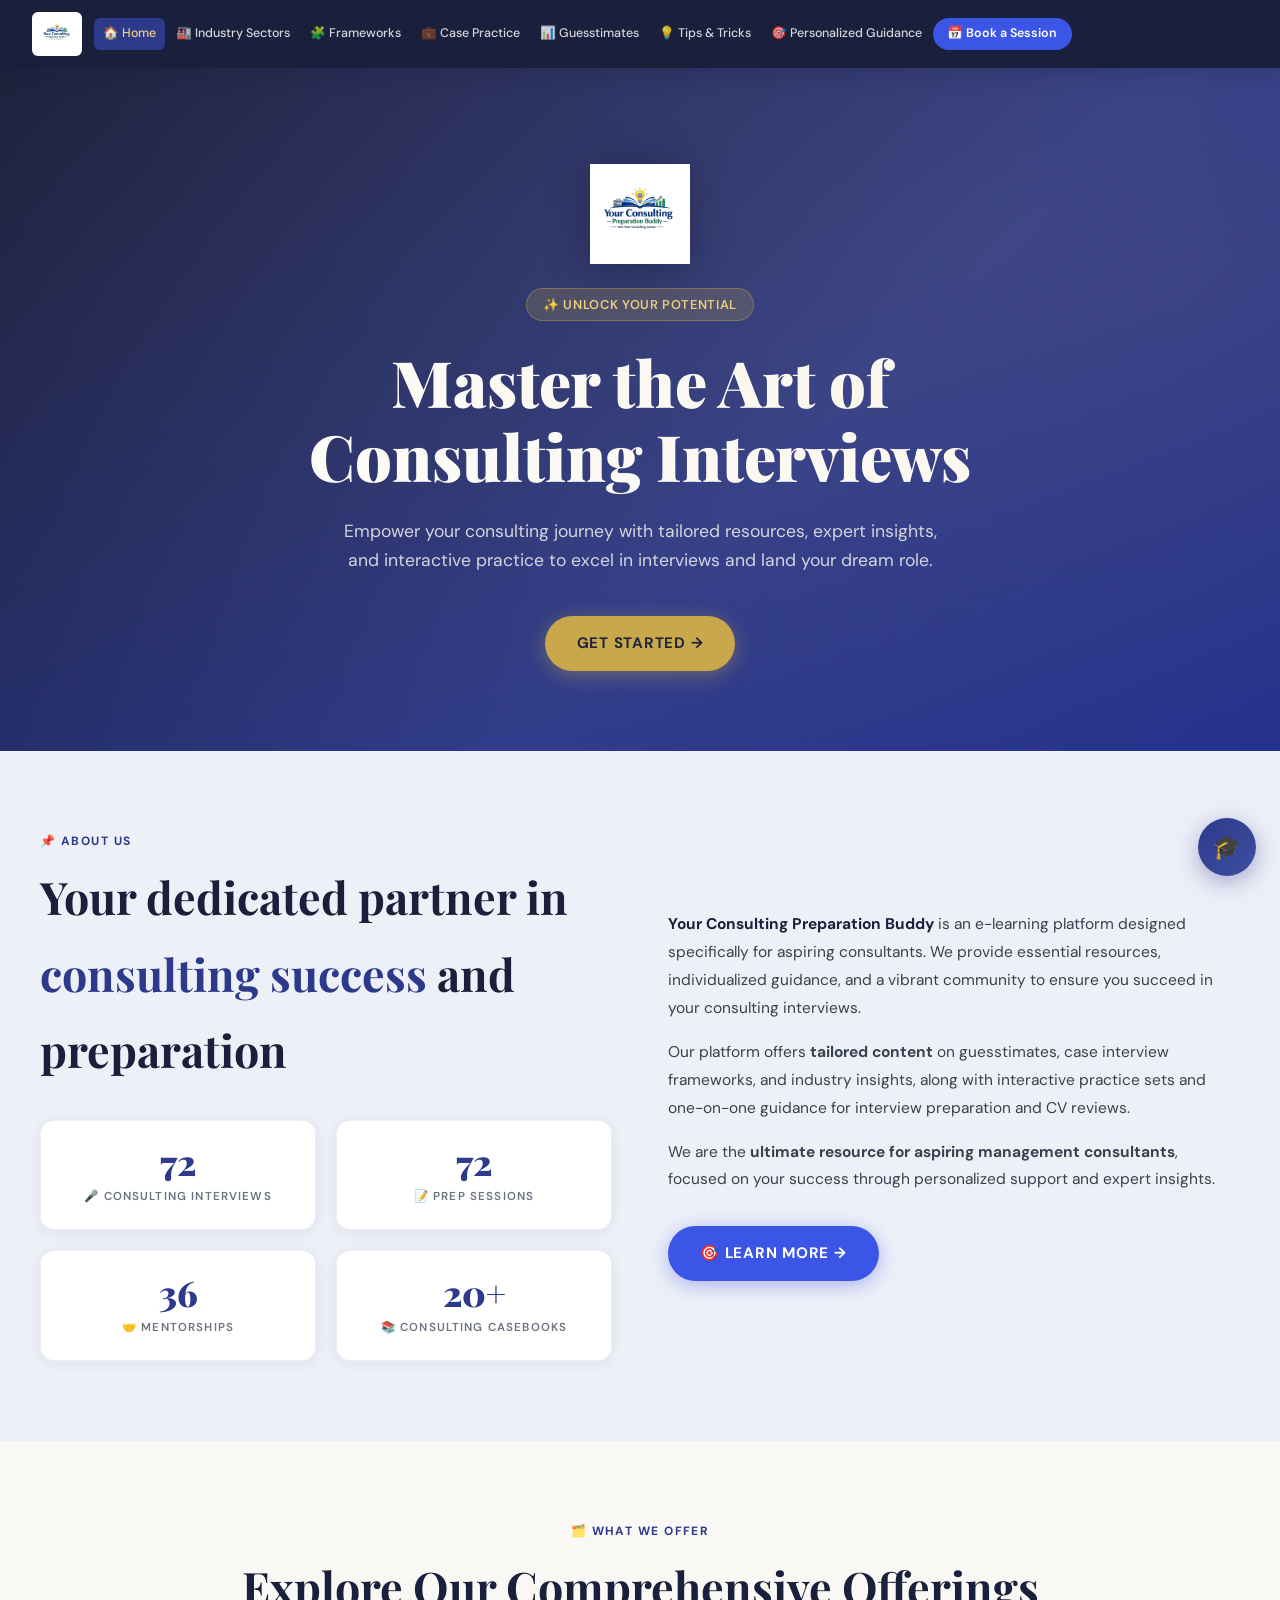
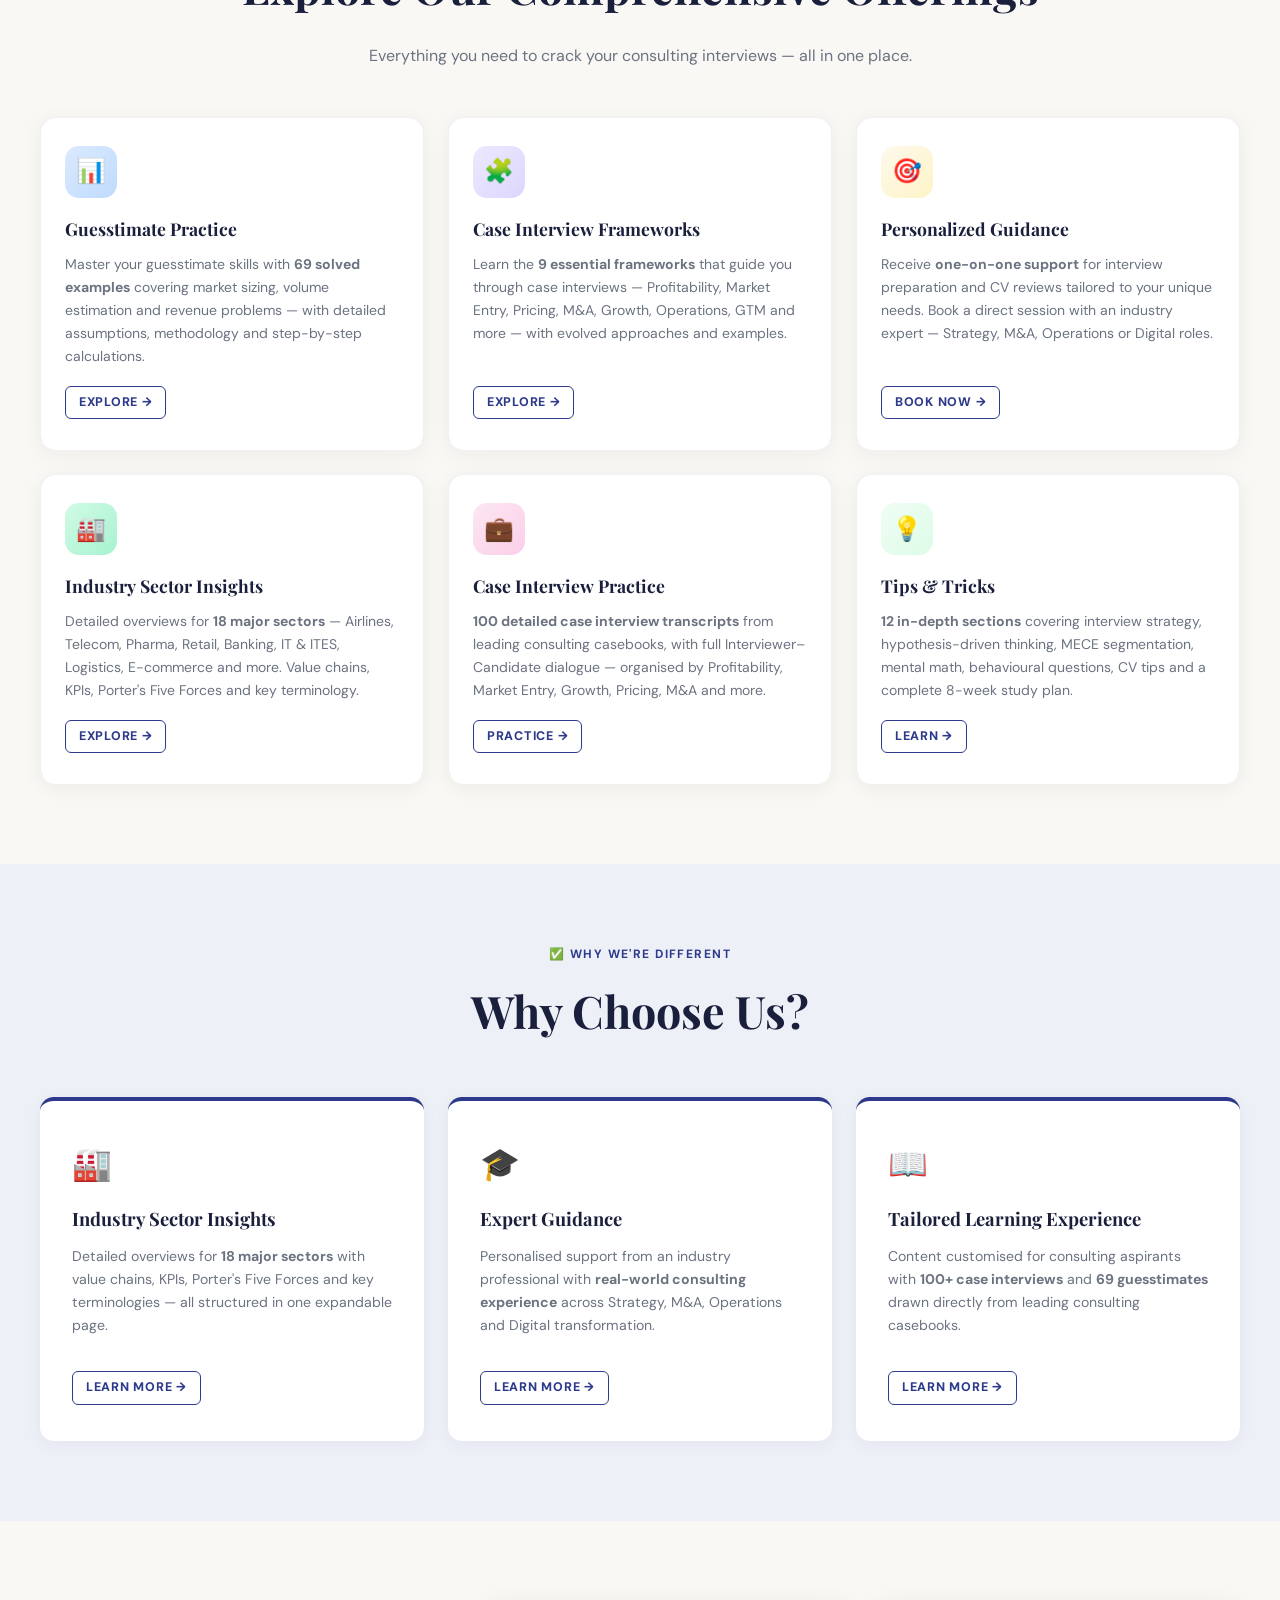
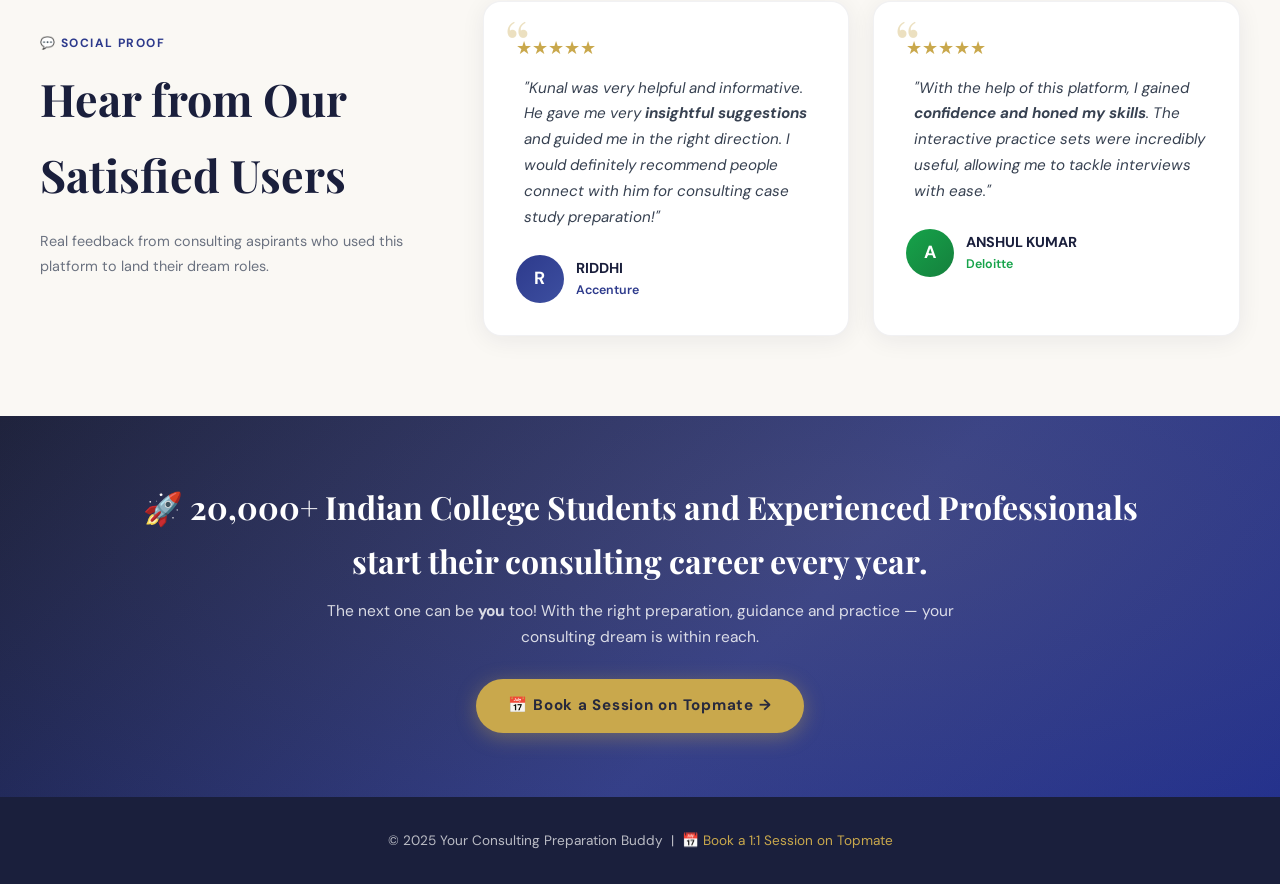
<file: index.html>
<!DOCTYPE html>
<html lang="en">
<head>
<meta charset="UTF-8">
<meta name="viewport" content="width=device-width, initial-scale=1.0">
<title>Your Consulting Preparation Buddy — Ace Your Consulting Career</title>
<meta name="description" content="Master consulting case interviews with expert resources, industry insights, 100+ case examples, guesstimates, and personalized 1-on-1 coaching.">
<link rel="icon" type="image/png" href="logo.png">
<link rel="stylesheet" href="styles.css">
<style>
.counter-num{font-family:'Playfair Display',serif;font-size:2.2rem;font-weight:900;color:var(--indigo);display:block;line-height:1.1;}
.counter-card{text-align:center;padding:1.4rem 1rem;background:white;border-radius:14px;box-shadow:0 2px 14px rgba(26,31,60,.07);border:1px solid rgba(45,58,140,.08);transition:transform .25s,box-shadow .25s;}
.counter-card:hover{transform:translateY(-3px);box-shadow:0 8px 24px rgba(45,58,140,.12);}
.counter-label{font-size:.72rem;color:var(--gray-500);text-transform:uppercase;letter-spacing:.1em;margin-top:.35rem;font-weight:600;}
.about-grid{display:grid;grid-template-columns:1fr 1fr;gap:3.5rem;align-items:center;}
@media(max-width:768px){.about-grid{grid-template-columns:1fr;gap:2rem;}}
.offering-card{background:white;border-radius:16px;padding:1.75rem 1.5rem;box-shadow:0 4px 20px rgba(26,31,60,.06);border:1px solid rgba(26,31,60,.06);transition:all .3s;border-bottom:3px solid transparent;display:flex;flex-direction:column;}
.offering-card:hover{transform:translateY(-5px);box-shadow:0 14px 40px rgba(26,31,60,.12);border-bottom-color:var(--indigo);}
.offering-icon{width:52px;height:52px;border-radius:14px;display:flex;align-items:center;justify-content:center;font-size:1.5rem;margin-bottom:1rem;flex-shrink:0;}
.offering-card h3{font-family:'Playfair Display',serif;font-size:1.1rem;color:var(--navy);margin-bottom:.55rem;font-weight:700;}
.offering-card p{font-size:.875rem;color:var(--gray-500);line-height:1.65;flex:1;}
.offering-link{display:inline-flex;align-items:center;gap:.4rem;margin-top:1.1rem;font-size:.78rem;font-weight:800;color:var(--indigo);text-decoration:none;letter-spacing:.06em;text-transform:uppercase;border:1.5px solid var(--indigo);padding:.32rem .8rem;border-radius:6px;transition:all .2s;width:fit-content;}
.offering-link:hover{background:var(--indigo);color:white;}
.tcard{background:white;border-radius:18px;padding:2rem;box-shadow:0 4px 24px rgba(26,31,60,.07);border:1px solid rgba(26,31,60,.06);position:relative;}
.tcard::before{content:'\201C';font-family:'Playfair Display',serif;font-size:4rem;color:var(--gold);opacity:.35;position:absolute;top:.5rem;left:1.25rem;line-height:1;}
.why-item-v2{background:white;padding:2.25rem 2rem;border-radius:14px;box-shadow:0 4px 16px rgba(26,31,60,.05);border-top:4px solid var(--indigo);}
.why-item-v2 h3{font-family:'Playfair Display',serif;font-size:1.15rem;color:var(--navy);margin-bottom:.65rem;}
.why-item-v2 p{font-size:.88rem;color:var(--gray-500);margin-bottom:1rem;line-height:1.65;}
.callout-v2{background:linear-gradient(135deg,#1a1f3c 0%,#2d3a8c 60%,#1e2d8f 100%);color:white;padding:4rem 2rem;text-align:center;position:relative;overflow:hidden;}
.callout-v2::before{content:'';position:absolute;top:-60%;left:-30%;width:160%;height:220%;background:radial-gradient(ellipse at 60% 40%,rgba(201,168,76,.13) 0%,transparent 65%);pointer-events:none;}
.callout-v2 h2{font-family:'Playfair Display',serif;font-size:clamp(1.35rem,3vw,2rem);margin-bottom:.6rem;position:relative;}
.callout-v2 p{color:rgba(255,255,255,.82);max-width:640px;margin:0 auto 1.75rem;position:relative;font-size:.97rem;}
</style>
</head>
<body>

<nav>
  <div class="nav-inner">
    <a class="nav-logo" href="index.html"><img src="logo.png" alt="Your Consulting Preparation Buddy" style="height:44px;width:auto;display:block;"></a>
    <div class="nav-links">
      <a href="index.html" class="active">🏠 Home</a>
      <a href="industry.html">🏭 Industry Sectors</a>
      <a href="frameworks.html">🧩 Frameworks</a>
      <a href="cases.html">💼 Case Practice</a>
      <a href="guesstimates.html">📊 Guesstimates</a>
      <a href="tips.html">💡 Tips &amp; Tricks</a>
      <a href="guidance.html">🎯 Personalized Guidance</a>
      <a href="https://topmate.io/kunal_sadhukhan" target="_blank" class="nav-cta">📅 Book a Session</a>
    </div>
  </div>
</nav>

<!-- HERO -->
<section class="hero">
  <img src="logo.png" alt="Your Consulting Preparation Buddy" style="height:100px;width:auto;margin:0 auto 1.5rem;display:block;filter:drop-shadow(0 4px 20px rgba(0,0,0,.28));">
  <div class="hero-tag">✨ Unlock Your Potential</div>
  <h1>Master the Art of<br>Consulting Interviews</h1>
  <p>Empower your consulting journey with tailored resources, expert insights, and interactive practice to excel in interviews and land your dream role.</p>
  <a href="#offerings" class="btn-primary btn-gold">GET STARTED →</a>
</section>

<!-- ABOUT -->
<section id="about" style="background:#eef0f8;padding:5rem 2rem;">
  <div class="section-inner">
    <div class="about-grid">
      <div>
        <span class="section-label">📌 About Us</span>
        <h2 class="section-title">Your dedicated partner in <strong style="color:var(--indigo);">consulting success</strong> and preparation</h2>
        <div style="display:grid;grid-template-columns:1fr 1fr;gap:1.25rem;margin-top:2rem;">
          <div class="counter-card"><span class="counter-num" data-target="100" data-suffix="+">0</span><div class="counter-label">🎤 Consulting Interviews</div></div>
          <div class="counter-card"><span class="counter-num" data-target="85" data-suffix="">0</span><div class="counter-label">📝 Prep Sessions</div></div>
          <div class="counter-card"><span class="counter-num" data-target="50" data-suffix="+">0</span><div class="counter-label">🤝 Mentorships</div></div>
          <div class="counter-card"><span class="counter-num" data-target="20" data-suffix="+">0</span><div class="counter-label">📚 Consulting Casebooks</div></div>
        </div>
      </div>
      <div>
        <p style="margin-bottom:1rem;color:var(--gray-700);font-size:.97rem;line-height:1.8;"><strong style="color:var(--navy);">Your Consulting Preparation Buddy</strong> is an e-learning platform designed specifically for aspiring consultants. We provide essential resources, individualized guidance, and a vibrant community to ensure you succeed in your consulting interviews.</p>
        <p style="margin-bottom:1rem;color:var(--gray-700);font-size:.97rem;line-height:1.8;">Our platform offers <strong>tailored content</strong> on guesstimates, case interview frameworks, and industry insights, along with interactive practice sets and one-on-one guidance for interview preparation and CV reviews.</p>
        <p style="margin-bottom:2rem;color:var(--gray-700);font-size:.97rem;line-height:1.8;">We are the <strong>ultimate resource for aspiring management consultants</strong>, focused on your success through personalized support and expert insights.</p>
        <a href="guidance.html" class="btn-primary">🎯 LEARN MORE →</a>
      </div>
    </div>
  </div>
</section>

<!-- OFFERINGS -->
<section id="offerings" style="padding:5rem 2rem;">
  <div class="section-inner">
    <div style="text-align:center;margin-bottom:3rem;">
      <span class="section-label">🗂️ What We Offer</span>
      <h2 class="section-title">Explore Our Comprehensive Offerings</h2>
      <p class="section-sub" style="margin:0 auto;">Everything you need to crack your consulting interviews — all in one place.</p>
    </div>
    <div class="cards-grid">
      <div class="offering-card">
        <div class="offering-icon" style="background:linear-gradient(135deg,#dbeafe,#bfdbfe);">📊</div>
        <h3>Guesstimate Practice</h3>
        <p>Master your guesstimate skills with <strong>69 solved examples</strong> covering market sizing, volume estimation and revenue problems — with detailed assumptions, methodology and step-by-step calculations.</p>
        <a href="guesstimates.html" class="offering-link">EXPLORE →</a>
      </div>
      <div class="offering-card">
        <div class="offering-icon" style="background:linear-gradient(135deg,#ede9fe,#ddd6fe);">🧩</div>
        <h3>Case Interview Frameworks</h3>
        <p>Learn the <strong>9 essential frameworks</strong> that guide you through case interviews — Profitability, Market Entry, Pricing, M&amp;A, Growth, Operations, GTM and more — with evolved approaches and examples.</p>
        <a href="frameworks.html" class="offering-link">EXPLORE →</a>
      </div>
      <div class="offering-card">
        <div class="offering-icon" style="background:linear-gradient(135deg,#fef9ec,#fef3c7);">🎯</div>
        <h3>Personalized Guidance</h3>
        <p>Receive <strong>one-on-one support</strong> for interview preparation and CV reviews tailored to your unique needs. Book a direct session with an industry expert — Strategy, M&amp;A, Operations or Digital roles.</p>
        <a href="guidance.html" class="offering-link">BOOK NOW →</a>
      </div>
      <div class="offering-card">
        <div class="offering-icon" style="background:linear-gradient(135deg,#d1fae5,#a7f3d0);">🏭</div>
        <h3>Industry Sector Insights</h3>
        <p>Detailed overviews for <strong>18 major sectors</strong> — Airlines, Telecom, Pharma, Retail, Banking, IT &amp; ITES, Logistics, E-commerce and more. Value chains, KPIs, Porter's Five Forces and key terminology.</p>
        <a href="industry.html" class="offering-link">EXPLORE →</a>
      </div>
      <div class="offering-card">
        <div class="offering-icon" style="background:linear-gradient(135deg,#fce7f3,#fbcfe8);">💼</div>
        <h3>Case Interview Practice</h3>
        <p><strong>100 detailed case interview transcripts</strong> from leading consulting casebooks, with full Interviewer–Candidate dialogue — organised by Profitability, Market Entry, Growth, Pricing, M&amp;A and more.</p>
        <a href="cases.html" class="offering-link">PRACTICE →</a>
      </div>
      <div class="offering-card">
        <div class="offering-icon" style="background:linear-gradient(135deg,#f0fdf4,#dcfce7);">💡</div>
        <h3>Tips &amp; Tricks</h3>
        <p><strong>12 in-depth sections</strong> covering interview strategy, hypothesis-driven thinking, MECE segmentation, mental math, behavioural questions, CV tips and a complete 8-week study plan.</p>
        <a href="tips.html" class="offering-link">LEARN →</a>
      </div>
    </div>
  </div>
</section>

<!-- WHY CHOOSE US -->
<section style="background:#eef0f8;padding:5rem 2rem;">
  <div class="section-inner">
    <div style="text-align:center;margin-bottom:3rem;">
      <span class="section-label">✅ Why We're Different</span>
      <h2 class="section-title">Why Choose Us?</h2>
    </div>
    <div style="display:grid;grid-template-columns:repeat(3,1fr);gap:1.5rem;">
      <div class="why-item-v2">
        <div style="font-size:2rem;margin-bottom:.75rem;">🏭</div>
        <h3>Industry Sector Insights</h3>
        <p>Detailed overviews for <strong>18 major sectors</strong> with value chains, KPIs, Porter's Five Forces and key terminologies — all structured in one expandable page.</p>
        <a href="industry.html" class="offering-link">LEARN MORE →</a>
      </div>
      <div class="why-item-v2">
        <div style="font-size:2rem;margin-bottom:.75rem;">🎓</div>
        <h3>Expert Guidance</h3>
        <p>Personalised support from an industry professional with <strong>real-world consulting experience</strong> across Strategy, M&amp;A, Operations and Digital transformation.</p>
        <a href="guidance.html" class="offering-link">LEARN MORE →</a>
      </div>
      <div class="why-item-v2">
        <div style="font-size:2rem;margin-bottom:.75rem;">📖</div>
        <h3>Tailored Learning Experience</h3>
        <p>Content customised for consulting aspirants with <strong>100+ case interviews</strong> and <strong>69 guesstimates</strong> drawn directly from leading consulting casebooks.</p>
        <a href="cases.html" class="offering-link">LEARN MORE →</a>
      </div>
    </div>
  </div>
</section>

<!-- TESTIMONIALS -->
<section style="padding:5rem 2rem;">
  <div class="section-inner">
    <div style="display:grid;grid-template-columns:1fr 2fr;gap:4rem;align-items:start;">
      <div style="padding-top:2rem;">
        <span class="section-label">💬 Social Proof</span>
        <h2 class="section-title">Hear from Our Satisfied Users</h2>
        <p style="color:var(--gray-500);font-size:.9rem;margin-top:.75rem;">Real feedback from consulting aspirants who used this platform to land their dream roles.</p>
      </div>
      <div style="display:grid;grid-template-columns:1fr 1fr;gap:1.5rem;">
        <div class="tcard">
          <div class="stars" style="margin-bottom:.75rem;">★★★★★</div>
          <p class="testimonial-text" style="padding-left:.5rem;">"Kunal was very helpful and informative. He gave me very <strong>insightful suggestions</strong> and guided me in the right direction. I would definitely recommend people connect with him for consulting case study preparation!"</p>
          <div class="reviewer" style="margin-top:1.25rem;">
            <div class="reviewer-avatar-placeholder" style="background:linear-gradient(135deg,#2d3a8c,#3d4fa0);">R</div>
            <div><div class="reviewer-name">RIDDHI</div><div class="reviewer-co" style="color:var(--indigo);font-weight:600;font-size:.78rem;">Accenture</div></div>
          </div>
        </div>
        <div class="tcard">
          <div class="stars" style="margin-bottom:.75rem;">★★★★★</div>
          <p class="testimonial-text" style="padding-left:.5rem;">"With the help of this platform, I gained <strong>confidence and honed my skills</strong>. The interactive practice sets were incredibly useful, allowing me to tackle interviews with ease."</p>
          <div class="reviewer" style="margin-top:1.25rem;">
            <div class="reviewer-avatar-placeholder" style="background:linear-gradient(135deg,#16a34a,#15803d);">A</div>
            <div><div class="reviewer-name">ANSHUL KUMAR</div><div class="reviewer-co" style="color:#16a34a;font-weight:600;font-size:.78rem;">Deloitte</div></div>
          </div>
        </div>
      </div>
    </div>
  </div>
</section>

<!-- CLOSING CALLOUT -->
<div class="callout-v2">
  <h2>🚀 20,000+ Indian College Students and Experienced Professionals<br>start their consulting career every year.</h2>
  <p>The next one can be <strong>you</strong> too! With the right preparation, guidance and practice — your consulting dream is within reach.</p>
  <a href="https://topmate.io/kunal_sadhukhan" target="_blank" class="btn-primary btn-gold">📅 Book a Session on Topmate →</a>
</div>

<footer>
  <p>© 2025 Your Consulting Preparation Buddy &nbsp;|&nbsp; <a href="https://topmate.io/kunal_sadhukhan" target="_blank">📅 Book a 1:1 Session on Topmate</a></p>
</footer>

<button id="chatbot-toggle" title="Ask Consulting Prep Assistant">🎓</button>
<div id="chatbot-window">
  <div class="chat-header">
    <div class="chat-header-icon">🎓</div>
    <div class="chat-header-text"><h4>Consulting Prep Assistant</h4><p>Ask me anything about consulting prep</p></div>
  </div>
  <div class="chat-messages" id="chat-messages">
    <div class="chat-msg bot">Hi! 👋 I'm your <strong>Consulting Prep Assistant</strong>. Ask me anything about case interviews, frameworks, guesstimates, or industries — I'll guide you to the right resource!</div>
  </div>
  <div class="chat-input-area">
    <input id="chat-input" class="chat-input" type="text" placeholder="Ask a question...">
    <button id="chat-send" class="chat-send">➤</button>
  </div>
</div>

<script>
/* ── Animated counter on scroll ── */
function animateCounter(el) {
  const target = parseInt(el.dataset.target, 10);
  const suffix = el.dataset.suffix || '';
  const steps = 50, duration = 1400;
  const inc = Math.ceil(target / steps);
  let cur = 0;
  const t = setInterval(() => {
    cur = Math.min(cur + inc, target);
    el.textContent = cur + (cur >= target ? suffix : '');
    if (cur >= target) clearInterval(t);
  }, duration / steps);
}
const observer = new IntersectionObserver(entries => {
  entries.forEach(e => {
    if (e.isIntersecting && !e.target.dataset.animated) {
      e.target.dataset.animated = '1';
      animateCounter(e.target);
    }
  });
}, { threshold: 0.4 });
document.querySelectorAll('.counter-num[data-target]').forEach(c => observer.observe(c));

/* ── Chatbot ── */
function initChatbot() {
  const toggle = document.getElementById('chatbot-toggle');
  const win = document.getElementById('chatbot-window');
  const input = document.getElementById('chat-input');
  const sendBtn = document.getElementById('chat-send');
  const messages = document.getElementById('chat-messages');
  let isOpen = false;

  toggle.addEventListener('click', () => {
    isOpen = !isOpen;
    win.classList.toggle('open', isOpen);
    toggle.textContent = isOpen ? '✕' : '🎓';
    if (isOpen) input.focus();
  });

  const TABS = `<div style="margin-top:.7rem;display:flex;flex-direction:column;gap:.38rem;font-size:.8rem;">
    <a href="industry.html" style="color:var(--indigo);font-weight:600;text-decoration:none;">🏭 Industry Sector Overviews (18 sectors) →</a>
    <a href="frameworks.html" style="color:var(--indigo);font-weight:600;text-decoration:none;">🧩 Case Interview Frameworks (9 frameworks) →</a>
    <a href="cases.html" style="color:var(--indigo);font-weight:600;text-decoration:none;">💼 Case Interview Practice (100 cases) →</a>
    <a href="guesstimates.html" style="color:var(--indigo);font-weight:600;text-decoration:none;">📊 Guesstimate Practice (69 examples) →</a>
    <a href="tips.html" style="color:var(--indigo);font-weight:600;text-decoration:none;">💡 Tips &amp; Tricks (12 sections) →</a>
    <a href="guidance.html" style="color:var(--indigo);font-weight:600;text-decoration:none;">🎯 Personalized 1-on-1 Guidance →</a>
    <a href="https://topmate.io/kunal_sadhukhan" target="_blank" style="color:#3b55e6;font-weight:700;text-decoration:none;">📅 Book a Session on Topmate →</a>
  </div>`;

  const QA = {
    'framework': `<strong>🧩 9 Case Interview Frameworks</strong> are available:<br><em>Profitability, Market Entry, Pricing, Growth (Ansoff), M&A, Operations, Go-to-Market, Guesstimate Approach, and Core Interview Skills.</em><br>Each includes the evolved technique, key questions to ask, and segmentation tools.<br><a href="frameworks.html" style="color:var(--indigo);font-weight:700;">Go to Frameworks →</a>`,
    'profitabilit': `<strong>📉 Profitability Framework:</strong><br>Profit = Revenue − Costs<br>Revenue = Price × Volume<br>After isolating the metric, segment along the Value Chain:<br><em>Production → Distribution Push → Customer Pull</em><br>Always check: company-specific or industry-wide?<br><a href="frameworks.html" style="color:var(--indigo);font-weight:700;">See full framework →</a>`,
    'market entry': `<strong>🌐 Market Entry Framework (2 parts):</strong><br><strong>Part 1 — Economic Sense:</strong> Profit = Market Size × Market Share × Profit/unit − Fixed Costs<br><strong>Part 2 — Implementation:</strong> Value chain feasibility → Entry mode (Organic / Acquisition / JV)<br><a href="frameworks.html" style="color:var(--indigo);font-weight:700;">See full framework →</a>`,
    'industry': `<strong>🏭 18 Industry Sector Overviews</strong> covering:<br><em>Airlines, Automobiles, Cement, Defence, E-commerce, Education, Hospitality, Insurance, IT & ITES, Logistics, Oil & Gas, OTT, Payments, Pharma, Power, Retail, Semiconductor, Telecom.</em><br>Each includes Value Chain, Porter's Five Forces, Revenue & Cost Drivers, KPIs and Key Terminology.<br><a href="industry.html" style="color:var(--indigo);font-weight:700;">Go to Industry Sectors →</a>`,
    'case': `<strong>💼 100 Case Interview Practice Examples</strong> across:<br><em>Profitability (28), Market Entry (15), Growth (18), Pricing (12), Operations (8), M&A (6), Due Diligence (5), Unconventional (6), GTM (2).</em><br>Each case shows the full Interviewer–Candidate dialogue with colour-coded turns.<br><a href="cases.html" style="color:var(--indigo);font-weight:700;">Go to Case Practice →</a>`,
    'guesstimate': `<strong>📊 69 Guesstimate Practice Examples</strong> across:<br><em>Volume Estimation, Market Sizing, Revenue Estimation, Consumption/Demand, Transport & Mobility.</em><br>Each shows Assumptions → Methodology → Step-by-step Calculations → Final Answer.<br><a href="guesstimates.html" style="color:var(--indigo);font-weight:700;">Go to Guesstimates →</a>`,
    'tip': `<strong>💡 12 Tips & Tricks Sections</strong> covering:<br>Preliminary Questions, Overall Strategy, Hypothesis-Driven Approach, MECE Segmentation, 80/20 Rule, Competitor Benchmarking, CV Tips, Behavioural Prep, Mental Math, Non-Verbal Communication, Role-Specific Prep, and Common Mistakes to Avoid.<br><a href="tips.html" style="color:var(--indigo);font-weight:700;">Go to Tips & Tricks →</a>`,
    'guidance': `<strong>🎯 Personalized Guidance</strong> includes:<br>CV Review, Mock Case Interview, Interview Strategy (Strategy / M&A / Operations / Digital), Guesstimate Coaching, Industry Deep-Dive, and Full Prep Package.<br>Book directly with Kunal — a consultant with real-world experience.<br><a href="guidance.html" style="color:var(--indigo);font-weight:700;">Go to Guidance →</a><br><a href="https://topmate.io/kunal_sadhukhan" target="_blank" style="color:#3b55e6;font-weight:700;">📅 Book on Topmate →</a>`,
    'topmate': `For personalised <strong>1-on-1 coaching</strong>, book a session with Kunal directly on Topmate:<br><a href="https://topmate.io/kunal_sadhukhan" target="_blank" style="color:#3b55e6;font-weight:700;">📅 Book on Topmate →</a>`,
    'pricing': `<strong>💰 Pricing Framework:</strong> Three methods — Cost-Plus, Competitor-Based, Value-Based.<br><strong>Floor</strong> = Variable Cost/unit | <strong>Ceiling</strong> = Customer WTP.<br>For new/unique products, use value-based pricing. Consider price elasticity, segments, and competitive response.<br><a href="frameworks.html" style="color:var(--indigo);font-weight:700;">See full framework →</a>`,
    'mna': `<strong>🤝 M&A Framework:</strong> Strategic Rationale → Revenue + Cost Synergies → Valuation (EBITDA multiple / DCF) → Integration Risks → 100-Day Plan.<br>Key risks: culture clash, talent flight, regulatory approvals, customer attrition.<br><a href="frameworks.html" style="color:var(--indigo);font-weight:700;">See full framework →</a>`,
  };

  async function handleSend() {
    const text = input.value.trim();
    if (!text) return;
    input.value = '';
    appendMsg(text, 'user');
    sendBtn.disabled = true;
    const typingEl = appendMsgHtml('<em style="color:var(--gray-500);">Thinking…</em>', 'bot');
    await new Promise(r => setTimeout(r, 300));

    const tl = text.toLowerCase().replace(/[^a-z0-9 ]/g, '');
    let reply = null;
    for (const [key, val] of Object.entries(QA)) {
      if (tl.includes(key)) { reply = val; break; }
    }

    if (!reply) {
      reply = `Here's a quick overview of everything on this platform:<br>
        <div style="margin:.55rem 0;font-size:.82rem;line-height:1.75;">
          <strong>🏭 Industry Sectors</strong> — 18 sectors: value chains, KPIs & Porter's Five Forces<br>
          <strong>🧩 Frameworks</strong> — 9 case frameworks with evolved approaches & India data<br>
          <strong>💼 Case Practice</strong> — 100 full Interviewer–Candidate transcripts<br>
          <strong>📊 Guesstimates</strong> — 69 solved examples with step-by-step calculations<br>
          <strong>💡 Tips & Tricks</strong> — 12 sections on interview strategy & prep<br>
          <strong>🎯 Personalized Guidance</strong> — 1-on-1 coaching, mock cases & CV review
        </div>${TABS}`;
    }

    typingEl.innerHTML = reply;
    sendBtn.disabled = false;
    messages.scrollTop = messages.scrollHeight;
  }

  function appendMsg(text, role) {
    const div = document.createElement('div');
    div.className = 'chat-msg ' + role;
    div.textContent = text;
    messages.appendChild(div);
    messages.scrollTop = messages.scrollHeight;
    return div;
  }
  function appendMsgHtml(html, role) {
    const div = document.createElement('div');
    div.className = 'chat-msg ' + role;
    div.innerHTML = html;
    messages.appendChild(div);
    messages.scrollTop = messages.scrollHeight;
    return div;
  }

  sendBtn.addEventListener('click', handleSend);
  input.addEventListener('keydown', e => { if (e.key === 'Enter' && !sendBtn.disabled) handleSend(); });
}
document.addEventListener('DOMContentLoaded', initChatbot);
</script>
</body>
</html>
</file>
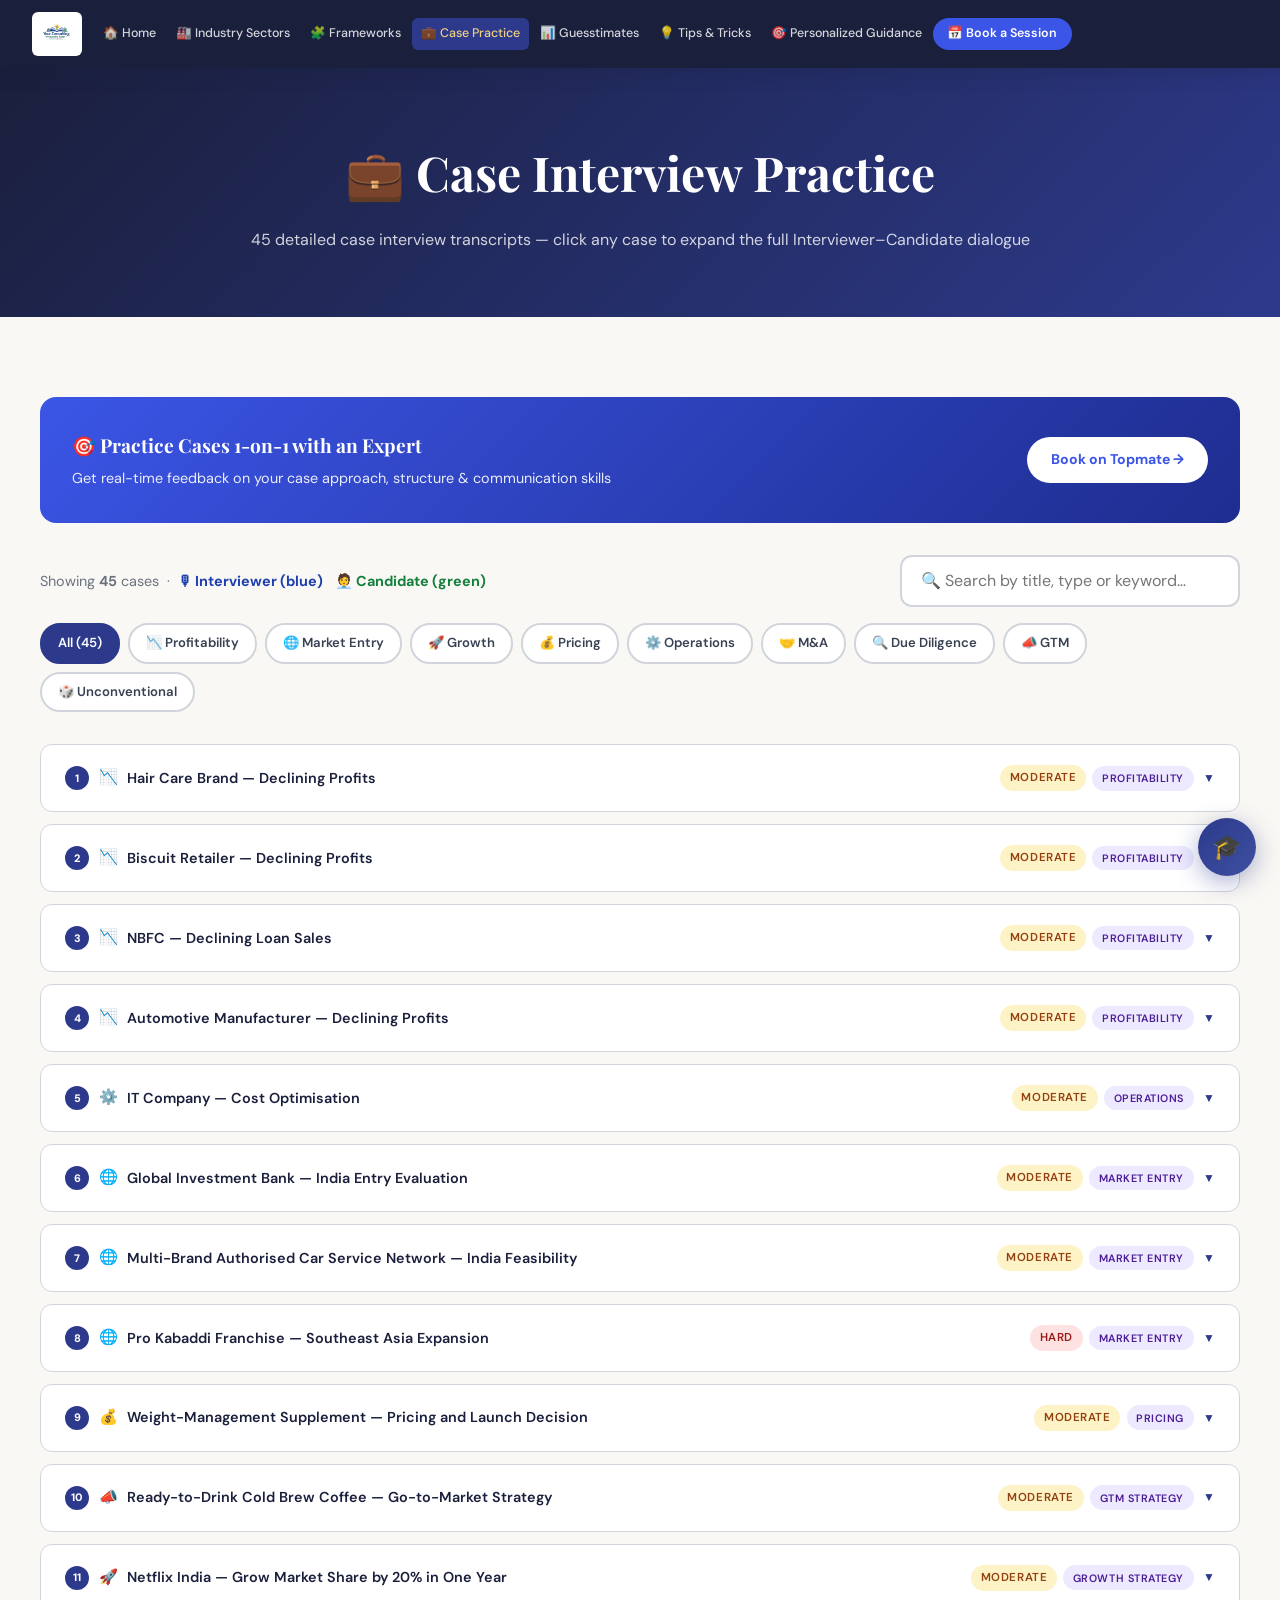
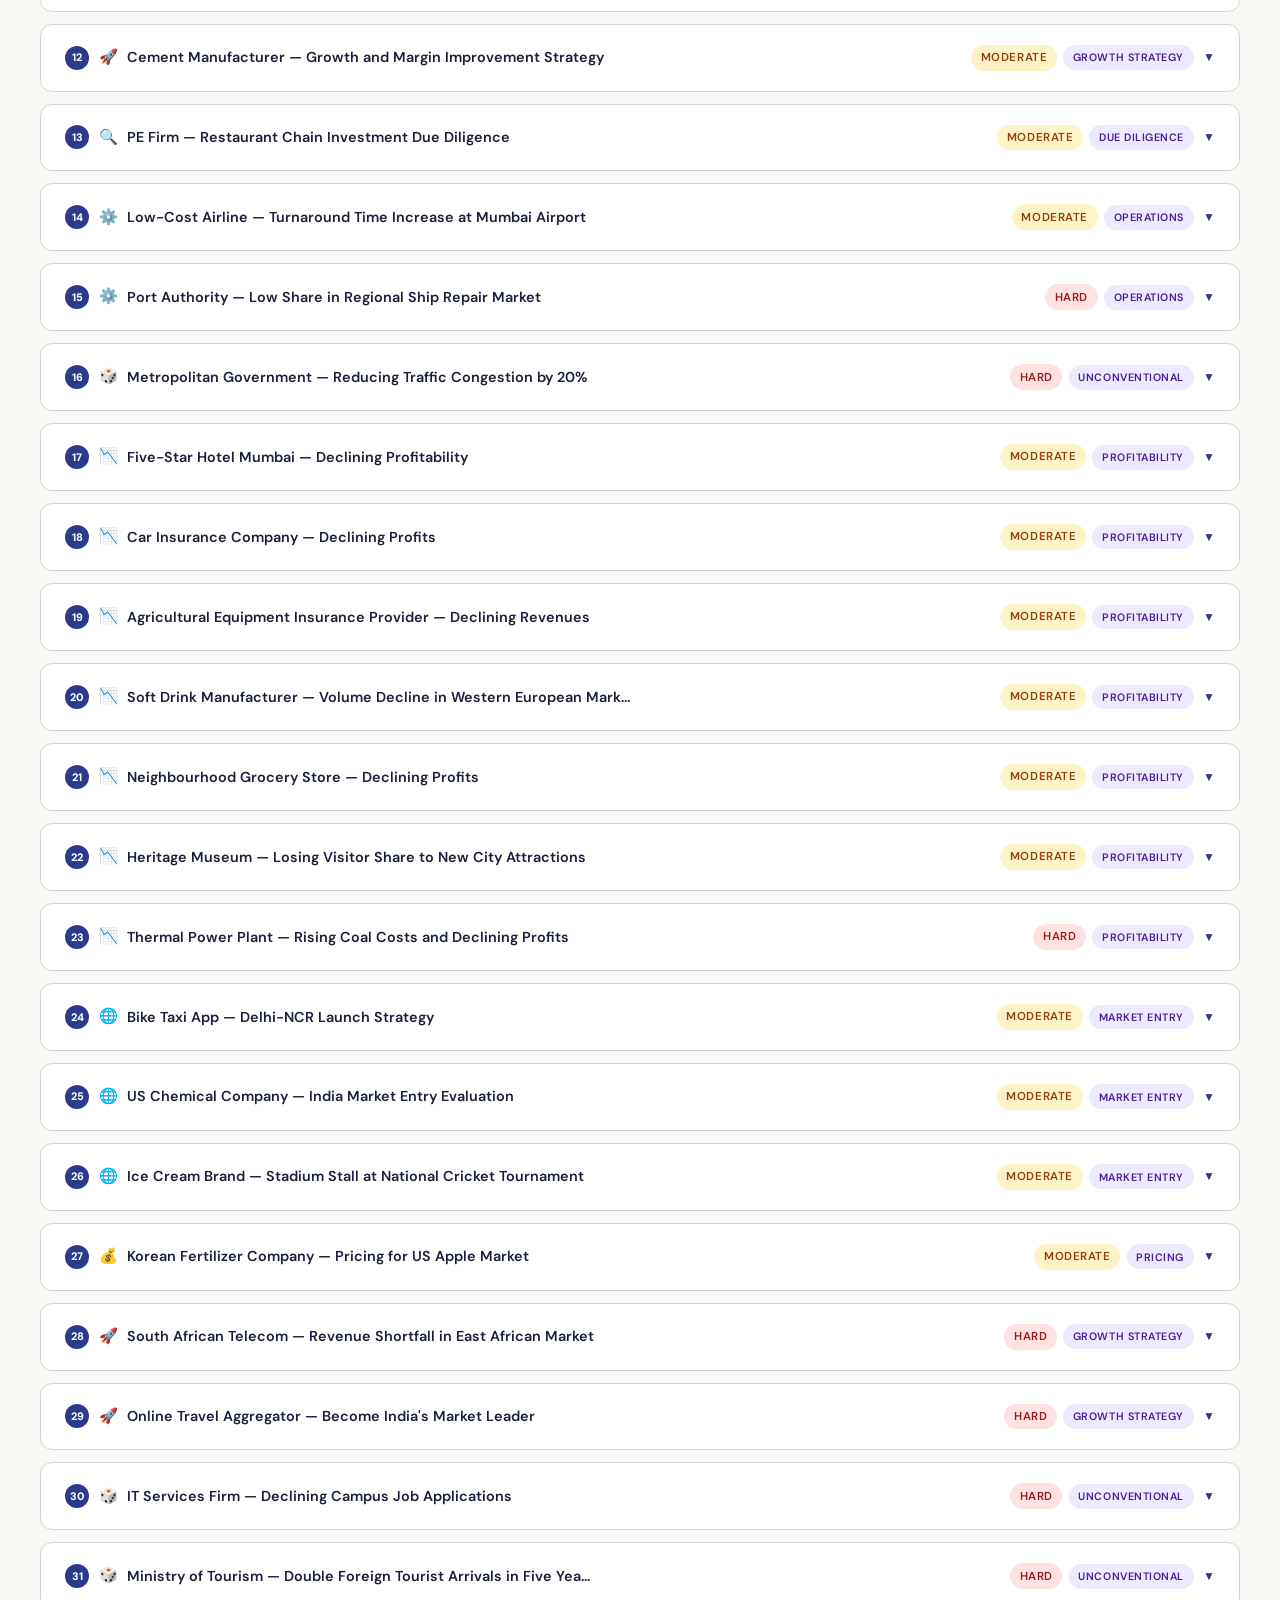
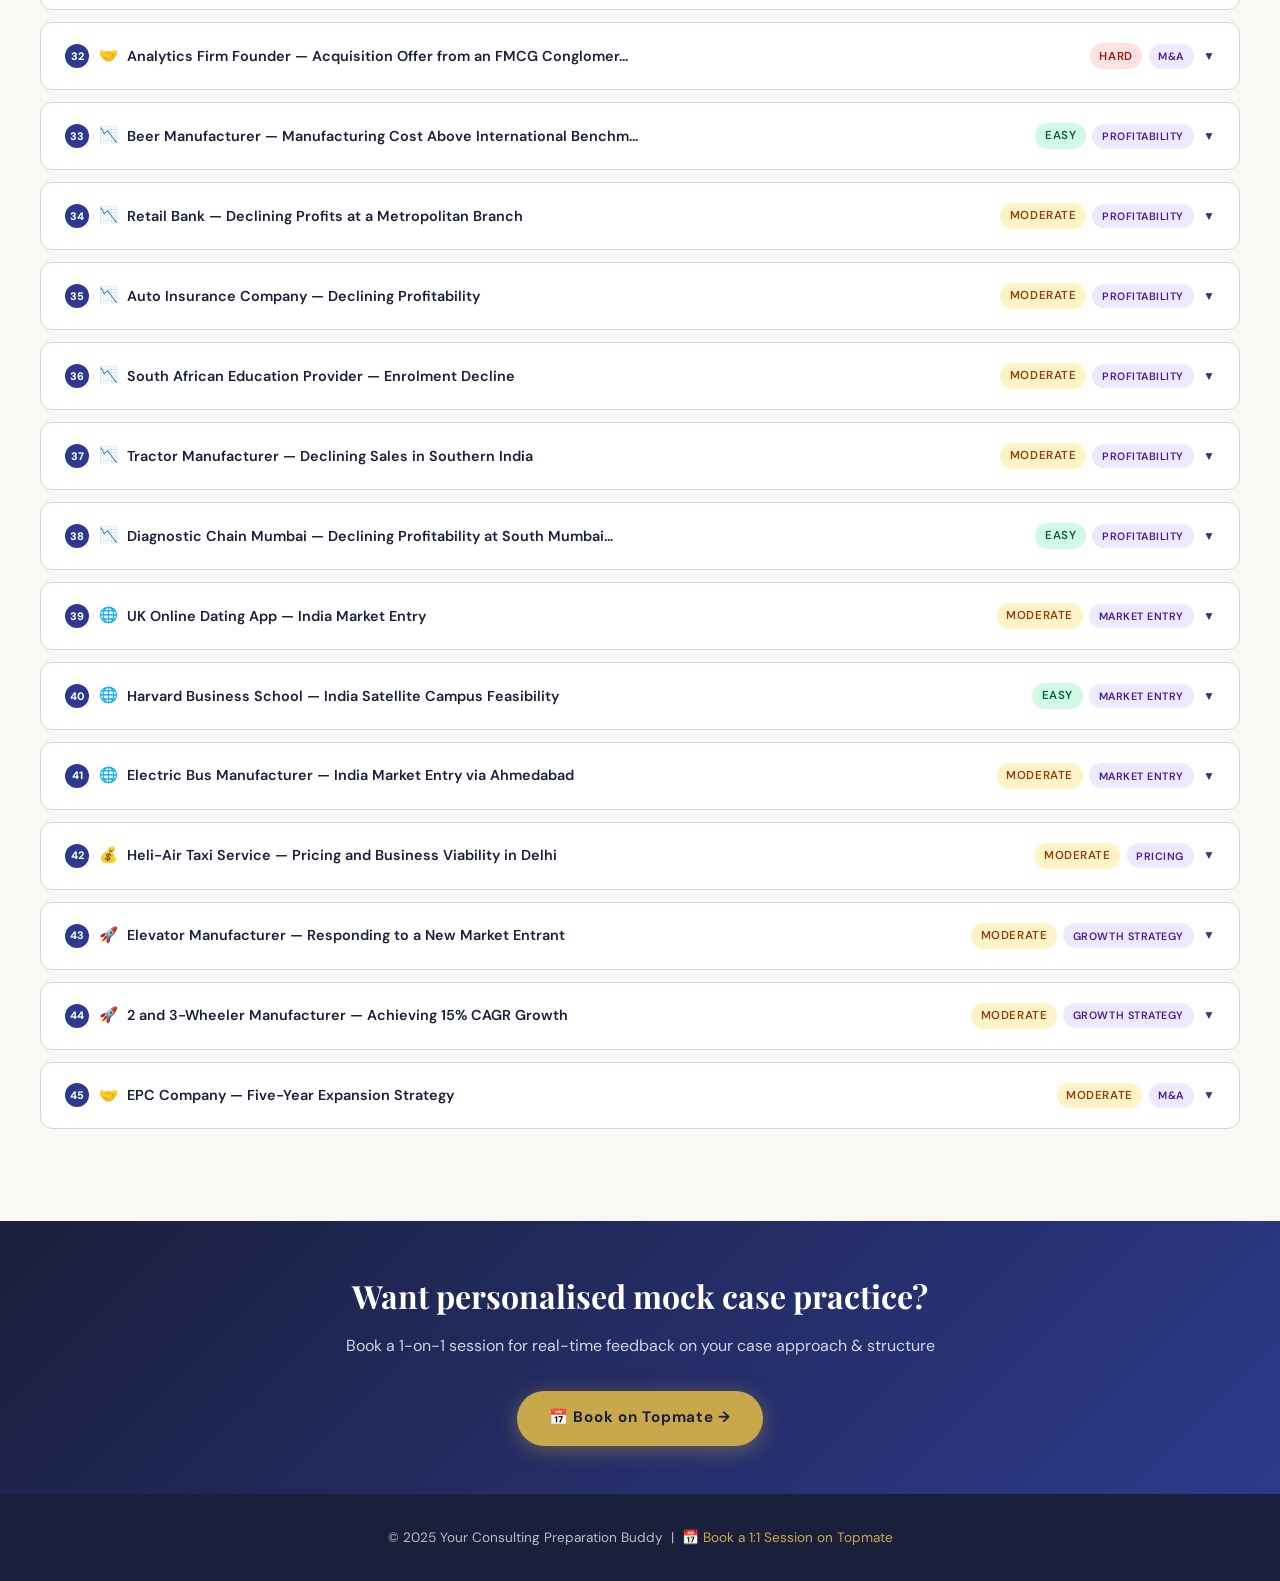
<file: cases.html>
<!DOCTYPE html>
<html lang="en">
<head>
<meta charset="UTF-8">
<meta name="viewport" content="width=device-width, initial-scale=1.0">
<title>Case Interview Practice | Consulting Prep Buddy</title>
<link rel="icon" type="image/png" href="logo.png">
<link rel="stylesheet" href="styles.css">
<style>
.dialogue-wrap{display:flex;flex-direction:column;gap:.55rem;}
.dlg-block{display:flex;gap:.75rem;align-items:flex-start;}
.dlg-label{flex-shrink:0;min-width:96px;max-width:96px;padding:.28rem .5rem;border-radius:20px;font-size:.67rem;font-weight:800;letter-spacing:.07em;text-transform:uppercase;text-align:center;margin-top:.18rem;line-height:1.3;}
.dlg-label.interviewer{background:#dbeafe;color:#1e40af;border:1px solid #93c5fd;}
.dlg-label.candidate{background:#dcfce7;color:#15803d;border:1px solid #86efac;}
.dlg-text{flex:1;font-size:.875rem;line-height:1.78;padding:.55rem .85rem;border-radius:10px;}
.dlg-text.interviewer{background:#eff6ff;color:#1e3a6e;font-weight:500;border-left:3px solid #3b82f6;}
.dlg-text.candidate{background:#f0fdf4;color:#14532d;border-left:3px solid #22c55e;}
.case-problem-box{background:linear-gradient(135deg,#f0f4ff,#e8f0fe);border:1px solid #c7d7fe;border-radius:12px;padding:.9rem 1.2rem;margin-bottom:1.4rem;font-size:.9rem;color:#1e3a6e;font-weight:500;line-height:1.65;}
.legend-bar{display:flex;gap:1.5rem;flex-wrap:wrap;margin-bottom:1.2rem;padding:.55rem 1rem;background:#f8f9fc;border-radius:8px;font-size:.78rem;font-weight:700;border:1px solid var(--gray-300);}
.legend-i{color:#1e40af;}.legend-c{color:#15803d;}
.case-num{display:inline-flex;align-items:center;justify-content:center;width:24px;height:24px;background:var(--indigo);color:white;border-radius:50%;font-size:.68rem;font-weight:800;flex-shrink:0;}
</style>
</head>
<body>
<nav>
  <div class="nav-inner">
    <a class="nav-logo" href="index.html"><img src="logo.png" alt="Your Consulting Preparation Buddy" style="height:44px;width:auto;display:block;"></a>
    <div class="nav-links">
      <a href="index.html">🏠 Home</a>
      <a href="industry.html">🏭 Industry Sectors</a>
      <a href="frameworks.html">🧩 Frameworks</a>
      <a href="cases.html" class="active">💼 Case Practice</a>
      <a href="guesstimates.html">📊 Guesstimates</a>
      <a href="tips.html">💡 Tips &amp; Tricks</a>
      <a href="guidance.html">🎯 Personalized Guidance</a>
      <a href="https://topmate.io/kunal_sadhukhan" target="_blank" class="nav-cta">📅 Book a Session</a>
    </div>
  </div>
</nav>

<div class="page-hero">
  <h1>💼 Case Interview Practice</h1>
  <p id="hero-subtitle">Loading cases…</p>
</div>

<section>
<div class="section-inner">

<div class="topmate-banner">
  <div><h3>🎯 Practice Cases 1-on-1 with an Expert</h3><p>Get real-time feedback on your case approach, structure &amp; communication skills</p></div>
  <a href="https://topmate.io/kunal_sadhukhan" target="_blank" class="btn-white">Book on Topmate →</a>
</div>

<div style="display:flex;align-items:center;justify-content:space-between;flex-wrap:wrap;gap:1rem;margin-bottom:1rem;">
  <p style="color:var(--gray-500);font-size:.9rem;">
    Showing <strong id="case-count">0</strong> cases &nbsp;·&nbsp;
    <span style="color:#1e40af;font-weight:700;">🎙 Interviewer (blue)</span>&nbsp;&nbsp;
    <span style="color:#15803d;font-weight:700;">🧑‍💼 Candidate (green)</span>
  </p>
  <input id="case-search" class="search-box" type="text" placeholder="🔍 Search by title, type or keyword…" style="margin:0;max-width:340px;">
</div>

<div class="filter-tabs" id="type-filters">
  <div class="filter-tab active" data-type="All">All</div>
  <div class="filter-tab" data-type="Profitability">📉 Profitability</div>
  <div class="filter-tab" data-type="Market Entry">🌐 Market Entry</div>
  <div class="filter-tab" data-type="Growth Strategy">🚀 Growth</div>
  <div class="filter-tab" data-type="Pricing">💰 Pricing</div>
  <div class="filter-tab" data-type="Operations">⚙️ Operations</div>
  <div class="filter-tab" data-type="M&A">🤝 M&amp;A</div>
  <div class="filter-tab" data-type="Due Diligence">🔍 Due Diligence</div>
  <div class="filter-tab" data-type="GTM Strategy">📣 GTM</div>
  <div class="filter-tab" data-type="Unconventional">🎲 Unconventional</div>
</div>

<div id="cases-list"></div>
</div>
</section>

<div class="callout-banner">
  <h2>Want personalised mock case practice?</h2>
  <p>Book a 1-on-1 session for real-time feedback on your case approach &amp; structure</p>
  <a href="https://topmate.io/kunal_sadhukhan" target="_blank" class="btn-primary btn-gold" style="margin-top:.5rem;">📅 Book on Topmate →</a>
</div>

<footer><p>© 2025 Your Consulting Preparation Buddy &nbsp;|&nbsp; <a href="https://topmate.io/kunal_sadhukhan" target="_blank">📅 Book a 1:1 Session on Topmate</a></p></footer>

<button id="chatbot-toggle">🎓</button>
<div id="chatbot-window">
  <div class="chat-header"><div class="chat-header-icon">🎓</div><div class="chat-header-text"><h4>Consulting Prep Assistant</h4><p>Ask for help with any case type</p></div></div>
  <div class="chat-messages" id="chat-messages"><div class="chat-msg bot">Hi! 👋 Ask about any case type — profitability, market entry, growth, pricing and more!</div></div>
  <div class="chat-input-area"><input id="chat-input" class="chat-input" type="text" placeholder="e.g. How do I approach a profitability case?"><button id="chat-send" class="chat-send">➤</button></div>
</div>

<script src="cases_data.js"></script>
<script>
/* ── ROOT CAUSE FIX: Read c.dialogue [{s,t}] and convert to [{role,text}] ── */
const TYPE_ICONS = {
  'Profitability':'📉','Market Entry':'🌐','Growth Strategy':'🚀',
  'Pricing':'💰','Operations':'⚙️','M&A':'🤝','Due Diligence':'🔍',
  'GTM Strategy':'📣','Unconventional':'🎲'
};
const DIFF_CLASS = {'Easy':'tag-easy','Moderate':'tag-moderate','Hard':'tag-hard'};

let activeType = 'All', searchQ = '';

/* Convert new dialogue format {s:'I'|'C', t:'...'} to display blocks */
function dialogueToBlocks(dialogue) {
  if (!dialogue || !Array.isArray(dialogue)) return [];
  return dialogue.map(function(d) {
    var key = Object.keys(d)[0]; /* 'I' or 'C' or 's' */
    var role, text;
    if (key === 's') {
      role = d.s === 'I' ? 'interviewer' : 'candidate';
      text = d.t || '';
    } else {
      role = key === 'I' ? 'interviewer' : 'candidate';
      text = d[key] || '';
    }
    return { role: role, text: text };
  });
}

function renderDialogue(blocks) {
  if (!blocks || blocks.length === 0) {
    return '<p style="color:var(--gray-500);padding:.5rem 0;">No dialogue content available.</p>';
  }
  return '<div class="dialogue-wrap">' + blocks.map(function(b) {
    var icon  = b.role === 'interviewer' ? '🎙' : '🧑‍💼';
    var label = b.role === 'interviewer' ? 'Interviewer' : 'Candidate';
    return '<div class="dlg-block">' +
      '<div class="dlg-label ' + b.role + '">' + icon + '<br>' + label + '</div>' +
      '<div class="dlg-text ' + b.role + '">' + escHtml(b.text) + '</div>' +
      '</div>';
  }).join('') + '</div>';
}

function getFiltered() {
  return CASES.filter(function(c) {
    var matchType   = activeType === 'All' || c.type === activeType;
    var matchSearch = !searchQ ||
      c.title.toLowerCase().includes(searchQ) ||
      (c.type || '').toLowerCase().includes(searchQ) ||
      (c.problem || '').toLowerCase().includes(searchQ) ||
      (c.sector || '').toLowerCase().includes(searchQ);
    return matchType && matchSearch;
  });
}

function renderCases() {
  var filtered = getFiltered();
  document.getElementById('case-count').textContent = filtered.length;

  document.getElementById('cases-list').innerHTML = filtered.map(function(c) {
    var blocks       = dialogueToBlocks(c.dialogue);
    var problemHtml  = c.problem
      ? '<div class="case-problem-box"><strong>📋 Case Problem:</strong> ' + escHtml(c.problem) + '</div>'
      : '';
    var dialogueHtml = renderDialogue(blocks);
    var diffClass    = DIFF_CLASS[c.difficulty] || 'tag-moderate';
    var icon         = TYPE_ICONS[c.type] || '📋';
    var titleShort   = c.title.length > 65 ? escHtml(c.title.substring(0,65)) + '…' : escHtml(c.title);

    return '<div class="accordion-item" id="case-' + c.id + '">' +
      '<div class="accordion-header" onclick="togCase(this)">' +
        '<div style="display:flex;align-items:center;gap:.6rem;flex-wrap:wrap;flex:1;min-width:0;">' +
          '<span class="case-num">' + c.id + '</span>' +
          '<span style="font-size:.95rem;">' + icon + '</span>' +
          '<span style="font-weight:600;color:var(--navy);font-size:.9rem;flex:1;min-width:0;">' + titleShort + '</span>' +
        '</div>' +
        '<div style="display:flex;gap:.4rem;align-items:center;flex-shrink:0;">' +
          '<span class="tag ' + diffClass + '">' + escHtml(c.difficulty) + '</span>' +
          '<span class="tag tag-sector" style="font-size:.67rem;">' + escHtml(c.type) + '</span>' +
          '<span class="accordion-arrow" style="margin-left:.2rem;">▼</span>' +
        '</div>' +
      '</div>' +
      '<div class="accordion-body">' +
        '<div style="display:flex;gap:.5rem;flex-wrap:wrap;margin-bottom:1rem;">' +
          '<span class="tag ' + diffClass + '">' + escHtml(c.difficulty) + '</span>' +
          '<span class="tag tag-sector">' + icon + ' ' + escHtml(c.type) + '</span>' +
          (c.sector ? '<span class="tag tag-sector" style="background:#f3f4f6;color:#374151;">' + escHtml(c.sector) + '</span>' : '') +
        '</div>' +
        problemHtml +
        '<div class="legend-bar">' +
          '<span class="legend-i">🎙 <strong>Interviewer</strong> — questions &amp; responses shown in blue</span>' +
          '<span class="legend-c">🧑‍💼 <strong>Candidate</strong> — structured analysis shown in green</span>' +
        '</div>' +
        dialogueHtml +
      '</div>' +
    '</div>';
  }).join('');
}

function togCase(header) { header.parentElement.classList.toggle('open'); }
function escHtml(s) {
  return String(s)
    .replace(/&/g,'&amp;')
    .replace(/</g,'&lt;')
    .replace(/>/g,'&gt;')
    .replace(/"/g,'&quot;');
}

/* ── Init: set dynamic counts in hero and filter All tab ── */
document.addEventListener('DOMContentLoaded', function() {
  var total = CASES.length;
  document.getElementById('hero-subtitle').textContent =
    total + ' detailed case interview transcripts — click any case to expand the full Interviewer–Candidate dialogue';
  document.querySelector('[data-type="All"]').textContent = 'All (' + total + ')';
  renderCases();
});

document.querySelectorAll('#type-filters .filter-tab').forEach(function(btn) {
  btn.addEventListener('click', function() {
    document.querySelectorAll('#type-filters .filter-tab').forEach(function(b){ b.classList.remove('active'); });
    this.classList.add('active');
    activeType = this.dataset.type;
    renderCases();
  });
});
document.getElementById('case-search').addEventListener('input', function() {
  searchQ = this.value.toLowerCase().trim();
  renderCases();
});
</script>
<script src="chatbot.js"></script>
</body>
</html>
</file>
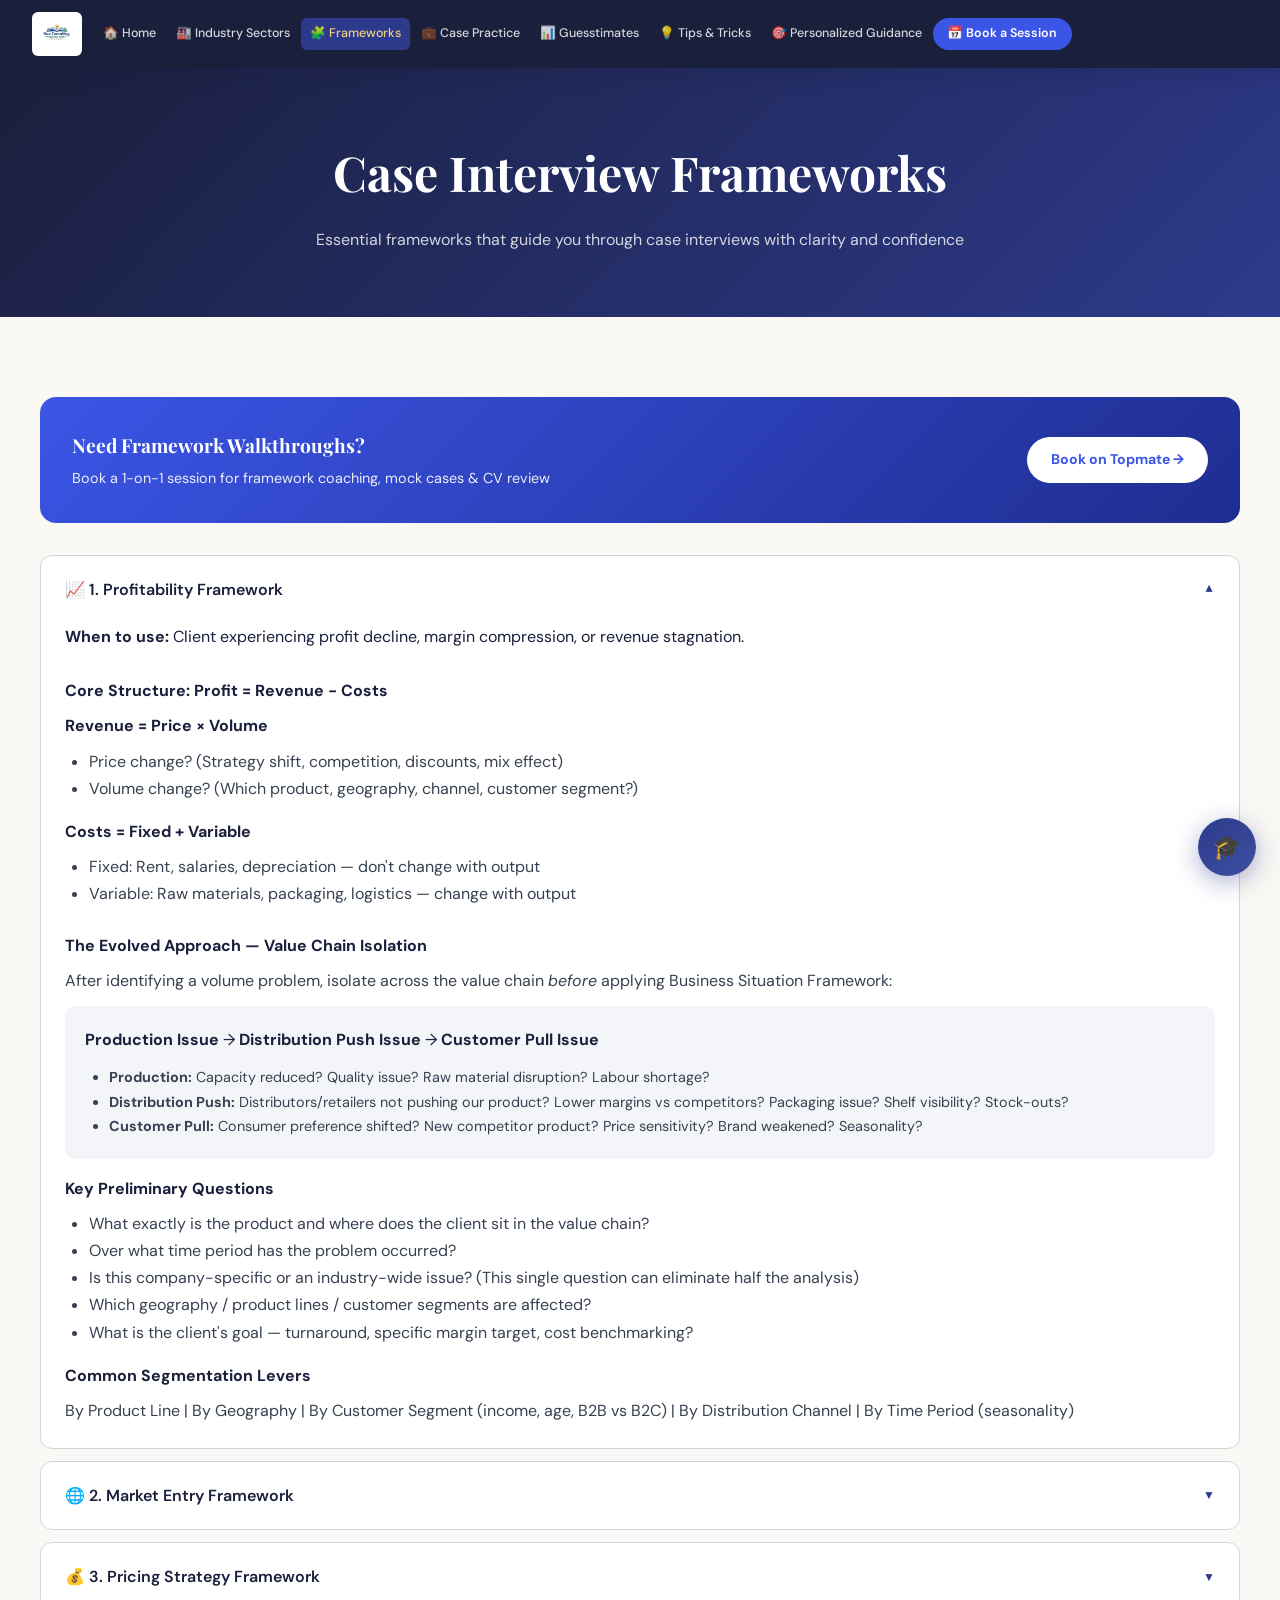
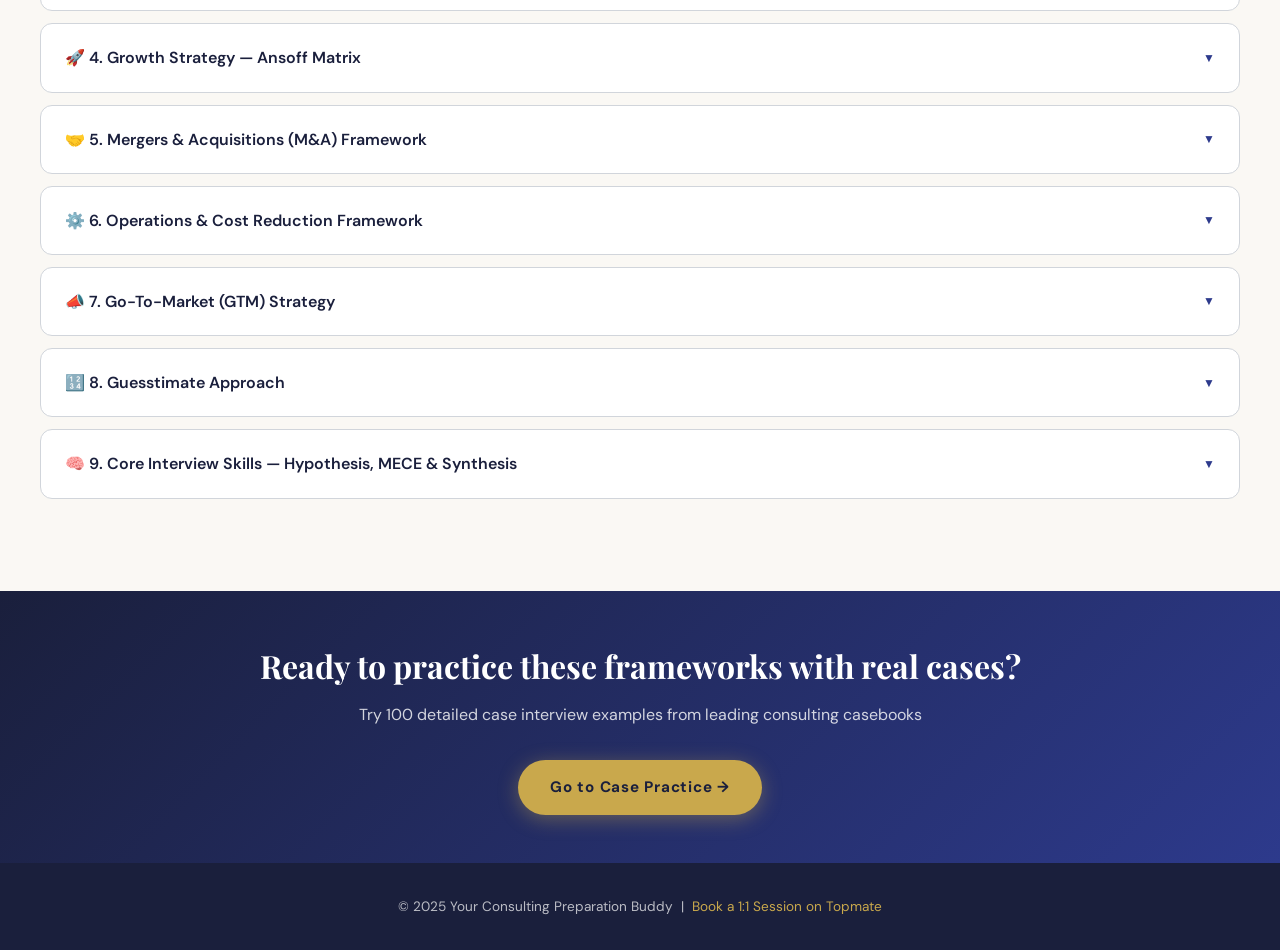
<file: frameworks.html>
<!DOCTYPE html>
<html lang="en">
<head>
<meta charset="UTF-8">
<meta name="viewport" content="width=device-width, initial-scale=1.0">
<title>Case Interview Frameworks | Consulting Prep Buddy</title>
<link rel="icon" type="image/png" href="logo.png">
<link rel="stylesheet" href="styles.css">
</head>
<body>
<nav>
  <div class="nav-inner">
    <a class="nav-logo" href="index.html"><img src="logo.png" alt="Your Consulting Preparation Buddy" style="height:44px;width:auto;display:block;"></a>
    <div class="nav-links">
      <a href="index.html">🏠 Home</a>
      <a href="industry.html">🏭 Industry Sectors</a>
      <a href="frameworks.html" class="active">🧩 Frameworks</a>
      <a href="cases.html">💼 Case Practice</a>
      <a href="guesstimates.html">📊 Guesstimates</a>
      <a href="tips.html">💡 Tips &amp; Tricks</a>
      <a href="guidance.html">🎯 Personalized Guidance</a>
      <a href="https://topmate.io/kunal_sadhukhan" target="_blank" class="nav-cta">📅 Book a Session</a>
    </div>
  </div>
</nav>
<div class="page-hero">
  <h1>Case Interview Frameworks</h1>
  <p>Essential frameworks that guide you through case interviews with clarity and confidence</p>
</div>
<section>
<div class="section-inner">

<div class="topmate-banner">
  <div>
    <h3>Need Framework Walkthroughs?</h3>
    <p>Book a 1-on-1 session for framework coaching, mock cases &amp; CV review</p>
  </div>
  <a href="https://topmate.io/kunal_sadhukhan" target="_blank" class="btn-white">Book on Topmate →</a>
</div>

<div class="accordion-item open">
  <div class="accordion-header" onclick="tog(this)"><span>📈 1. Profitability Framework</span><span class="accordion-arrow">▼</span></div>
  <div class="accordion-body">
    <p><strong>When to use:</strong> Client experiencing profit decline, margin compression, or revenue stagnation.</p><br>
    <h4 style="color:var(--navy);margin-bottom:.5rem;">Core Structure: Profit = Revenue − Costs</h4>
    <p><strong>Revenue = Price × Volume</strong></p>
    <ul style="margin:.5rem 0 1rem 1.5rem;color:var(--gray-700);">
      <li>Price change? (Strategy shift, competition, discounts, mix effect)</li>
      <li>Volume change? (Which product, geography, channel, customer segment?)</li>
    </ul>
    <p><strong>Costs = Fixed + Variable</strong></p>
    <ul style="margin:.5rem 0 1.5rem 1.5rem;color:var(--gray-700);">
      <li>Fixed: Rent, salaries, depreciation — don't change with output</li>
      <li>Variable: Raw materials, packaging, logistics — change with output</li>
    </ul>
    <h4 style="color:var(--navy);margin-bottom:.5rem;">The Evolved Approach — Value Chain Isolation</h4>
    <p style="color:var(--gray-700);margin-bottom:.75rem;">After identifying a volume problem, isolate across the value chain <em>before</em> applying Business Situation Framework:</p>
    <div style="background:var(--gray-100);border-radius:10px;padding:1.25rem;margin-bottom:1rem;">
      <strong>Production Issue</strong> → <strong>Distribution Push Issue</strong> → <strong>Customer Pull Issue</strong>
      <ul style="margin:.75rem 0 0 1.5rem;color:var(--gray-700);font-size:.9rem;">
        <li><strong>Production:</strong> Capacity reduced? Quality issue? Raw material disruption? Labour shortage?</li>
        <li><strong>Distribution Push:</strong> Distributors/retailers not pushing our product? Lower margins vs competitors? Packaging issue? Shelf visibility? Stock-outs?</li>
        <li><strong>Customer Pull:</strong> Consumer preference shifted? New competitor product? Price sensitivity? Brand weakened? Seasonality?</li>
      </ul>
    </div>
    <h4 style="color:var(--navy);margin-bottom:.5rem;">Key Preliminary Questions</h4>
    <ul style="margin:.5rem 0 1rem 1.5rem;color:var(--gray-700);">
      <li>What exactly is the product and where does the client sit in the value chain?</li>
      <li>Over what time period has the problem occurred?</li>
      <li>Is this company-specific or an industry-wide issue? (This single question can eliminate half the analysis)</li>
      <li>Which geography / product lines / customer segments are affected?</li>
      <li>What is the client's goal — turnaround, specific margin target, cost benchmarking?</li>
    </ul>
    <h4 style="color:var(--navy);margin-bottom:.5rem;">Common Segmentation Levers</h4>
    <p style="color:var(--gray-700);">By Product Line | By Geography | By Customer Segment (income, age, B2B vs B2C) | By Distribution Channel | By Time Period (seasonality)</p>
  </div>
</div>

<div class="accordion-item">
  <div class="accordion-header" onclick="tog(this)"><span>🌐 2. Market Entry Framework</span><span class="accordion-arrow">▼</span></div>
  <div class="accordion-body">
    <p><strong>When to use:</strong> Client considering entering a new market — geography, product category, or customer segment.</p><br>
    <h4 style="color:var(--navy);margin-bottom:.5rem;">Two-Part Evolved Structure</h4>
    <div style="background:var(--gray-100);border-radius:10px;padding:1.25rem;margin:1rem 0;">
      <p><strong>Part 1 — Economic Sense</strong></p>
      <p style="margin:.4rem 0;color:var(--gray-700);font-size:.9rem;">Estimated Profit = (Market Size) × (Expected Market Share) × (Profit per Unit) − Fixed Costs</p>
      <ul style="margin:.4rem 0 .75rem 1.5rem;color:var(--gray-700);font-size:.9rem;">
        <li><strong>Market Size:</strong> Total market size, growth rate, segment breakdown</li>
        <li><strong>Market Share:</strong> Competitive landscape, barriers to entry, our differentiation</li>
        <li><strong>Unit Economics:</strong> Price, variable cost, contribution margin, investment required</li>
      </ul>
      <p><strong>Part 2 — Implementation Feasibility</strong></p>
      <p style="margin:.4rem 0;color:var(--gray-700);font-size:.9rem;">Value Chain Check: Production → Distribution → Marketing</p>
      <ul style="margin:.4rem 0 0 1.5rem;color:var(--gray-700);font-size:.9rem;">
        <li>Capital, land, labour, equipment availability to meet demand</li>
        <li>Distribution channels available vs required</li>
        <li>Marketing investment for brand building in new market</li>
        <li>Entry mode: Organic build vs Acquisition vs Joint Venture</li>
      </ul>
    </div>
    <h4 style="color:var(--navy);margin-bottom:.5rem;">Porter's Five Forces — Market Attractiveness</h4>
    <ul style="margin:.5rem 0 1rem 1.5rem;color:var(--gray-700);">
      <li><strong>Supplier Power:</strong> Concentration, switching costs, substitute inputs</li>
      <li><strong>Buyer Power:</strong> Price sensitivity, volume, switching costs, substitutes available</li>
      <li><strong>Threat of Entrants:</strong> Capital requirements, regulations, brand loyalty, economies of scale</li>
      <li><strong>Threat of Substitutes:</strong> Performance vs price of alternatives</li>
      <li><strong>Competitive Rivalry:</strong> Number of players, growth rate, product differentiation, exit barriers</li>
    </ul>
    <h4 style="color:var(--navy);margin-bottom:.5rem;">Critical Clarifying Questions</h4>
    <ul style="margin:.5rem 0 0 1.5rem;color:var(--gray-700);">
      <li>"What metric defines success for this market entry — profit target, market share, or strategic rationale?"</li>
      <li>"Is there a specific reason the client is considering THIS market?"</li>
      <li>"Is the client already present in an adjacent market or geography?"</li>
      <li>"What is the timeline and risk appetite?"</li>
    </ul>
  </div>
</div>

<div class="accordion-item">
  <div class="accordion-header" onclick="tog(this)"><span>💰 3. Pricing Strategy Framework</span><span class="accordion-arrow">▼</span></div>
  <div class="accordion-body">
    <p><strong>When to use:</strong> Client needs to price a new product, re-price an existing product, or evaluate pricing strategy.</p><br>
    <div style="display:grid;grid-template-columns:repeat(3,1fr);gap:1rem;margin:1rem 0;">
      <div style="background:var(--gray-100);border-radius:10px;padding:1.25rem;">
        <h5 style="color:var(--indigo);margin-bottom:.5rem;">1. Cost-Plus</h5>
        <p style="font-size:.85rem;color:var(--gray-700);">Price = Total Cost/unit + Desired Margin%. Simple but ignores market dynamics. Best for commodities or regulated industries.</p>
      </div>
      <div style="background:var(--gray-100);border-radius:10px;padding:1.25rem;">
        <h5 style="color:var(--indigo);margin-bottom:.5rem;">2. Competitor-Based</h5>
        <p style="font-size:.85rem;color:var(--gray-700);">Price relative to competitors — premium, parity, or discount — based on differentiation. Risk: price wars erode margins.</p>
      </div>
      <div style="background:var(--gray-100);border-radius:10px;padding:1.25rem;">
        <h5 style="color:var(--indigo);margin-bottom:.5rem;">3. Value-Based</h5>
        <p style="font-size:.85rem;color:var(--gray-700);">Price = Willingness to Pay (WTP). Best for differentiated/new products. Capture surplus between cost and WTP.</p>
      </div>
    </div>
    <h4 style="color:var(--navy);margin-bottom:.5rem;">Pricing Boundaries</h4>
    <p style="color:var(--gray-700);margin-bottom:1rem;"><strong>Price Floor</strong> = Variable Cost per Unit (below this = loss on every unit). <strong>Price Ceiling</strong> = Customer WTP or best substitute price. Ideal price sits between floor and ceiling, determined by strategy and competitive position.</p>
    <h4 style="color:var(--navy);margin-bottom:.5rem;">Additional Pricing Models to Consider</h4>
    <p style="color:var(--gray-700);">Dynamic pricing | Tiered/segmented pricing | Bundle pricing | Freemium (free base + paid premium) | Subscription | Price discrimination across channels</p>
  </div>
</div>

<div class="accordion-item">
  <div class="accordion-header" onclick="tog(this)"><span>🚀 4. Growth Strategy — Ansoff Matrix</span><span class="accordion-arrow">▼</span></div>
  <div class="accordion-body">
    <p><strong>When to use:</strong> Client wants to grow revenues, expand market share, or scale the business.</p><br>
    <div style="overflow-x:auto;margin:1rem 0;">
      <table style="width:100%;border-collapse:collapse;font-size:.88rem;">
        <thead><tr style="background:var(--navy);color:white;"><th style="padding:.75rem;text-align:left;"></th><th style="padding:.75rem;text-align:center;">Existing Products</th><th style="padding:.75rem;text-align:center;">New Products</th></tr></thead>
        <tbody>
          <tr style="background:var(--gray-100);"><td style="padding:.75rem;font-weight:600;">Existing Markets</td><td style="padding:.75rem;text-align:center;"><strong>Market Penetration</strong><br><span style="color:var(--gray-500);font-size:.8rem;">Increase share — promotions, better distribution, price adjustments</span></td><td style="padding:.75rem;text-align:center;"><strong>Product Development</strong><br><span style="color:var(--gray-500);font-size:.8rem;">New products for existing customers — innovation, extensions</span></td></tr>
          <tr><td style="padding:.75rem;font-weight:600;">New Markets</td><td style="padding:.75rem;text-align:center;"><strong>Market Development</strong><br><span style="color:var(--gray-500);font-size:.8rem;">Existing products to new segments — geographic, demographic</span></td><td style="padding:.75rem;text-align:center;"><strong>Diversification</strong><br><span style="color:var(--gray-500);font-size:.8rem;">New products + new markets. Highest risk. Related vs unrelated.</span></td></tr>
        </tbody>
      </table>
    </div>
    <h4 style="color:var(--navy);margin-bottom:.5rem;margin-top:1rem;">Revenue Growth Levers</h4>
    <p style="color:var(--gray-700);">Revenue = Price × Volume. Grow by: (1) Increasing price — premium positioning, value-added features; (2) Increasing volume via penetration — better distribution, promotions, customer acquisition; (3) Market development — new geographies, new segments, new channels; (4) Product development — new SKUs, adjacent products; (5) Inorganic — M&amp;A, partnerships to acquire customers or capabilities.</p>
  </div>
</div>

<div class="accordion-item">
  <div class="accordion-header" onclick="tog(this)"><span>🤝 5. Mergers &amp; Acquisitions (M&amp;A) Framework</span><span class="accordion-arrow">▼</span></div>
  <div class="accordion-body">
    <p><strong>When to use:</strong> Client considering acquiring a company, merging with a competitor, or being acquired. Also applicable for due diligence cases.</p><br>
    <div style="background:var(--gray-100);border-radius:10px;padding:1.25rem;margin:1rem 0;">
      <p style="margin-bottom:.5rem;"><strong>1. Strategic Rationale</strong></p>
      <ul style="margin:0 0 .75rem 1.5rem;color:var(--gray-700);font-size:.9rem;"><li>Why this acquisition? Access to new market, technology, talent, or to eliminate a competitor?</li><li>Does it align with long-term strategic goals?</li></ul>
      <p style="margin-bottom:.5rem;"><strong>2. Synergies</strong></p>
      <ul style="margin:0 0 .75rem 1.5rem;color:var(--gray-700);font-size:.9rem;"><li><strong>Revenue:</strong> Cross-selling, new customer access, new geographies, combined brand value, product bundling</li><li><strong>Cost:</strong> Economies of scale, elimination of duplicate functions, shared infrastructure, procurement leverage, headcount rationalisation</li></ul>
      <p style="margin-bottom:.5rem;"><strong>3. Valuation</strong></p>
      <ul style="margin:0 0 .75rem 1.5rem;color:var(--gray-700);font-size:.9rem;"><li>Revenue multiples, EBITDA multiples, or DCF — what methodology is appropriate?</li><li>Is the asking price justified given the synergies? Payback period: when do synergies recover the acquisition premium?</li></ul>
      <p style="margin-bottom:.5rem;"><strong>4. Risks</strong></p>
      <ul style="margin:0 0 .75rem 1.5rem;color:var(--gray-700);font-size:.9rem;"><li>Integration: culture clash, IT incompatibility, talent retention</li><li>Regulatory: antitrust approvals, sector-specific restrictions</li><li>Operational: customer attrition post-merger, supply chain disruptions</li><li>Financial: debt burden, reduced cash flow flexibility</li></ul>
      <p style="margin-bottom:.5rem;"><strong>5. Integration Plan</strong></p>
      <ul style="margin:0 0 0 1.5rem;color:var(--gray-700);font-size:.9rem;"><li>Day 1 vs. 100-day plan: immediate changes vs. phased integration</li><li>Organisational structure, reporting lines, leadership team</li><li>Brand strategy: combined brand, sub-brand, or separate brands?</li></ul>
    </div>
  </div>
</div>

<div class="accordion-item">
  <div class="accordion-header" onclick="tog(this)"><span>⚙️ 6. Operations &amp; Cost Reduction Framework</span><span class="accordion-arrow">▼</span></div>
  <div class="accordion-body">
    <p><strong>When to use:</strong> Client wants to reduce costs, improve operational efficiency, fix a supply chain bottleneck, or improve productivity.</p><br>
    <h4 style="color:var(--navy);margin-bottom:.5rem;">Cost Value Chain Analysis</h4>
    <p style="color:var(--gray-700);margin-bottom:1rem;">Map costs across the value chain: <strong>Inbound Logistics → Operations/Production → Outbound Logistics → Marketing &amp; Sales → After-Sales Service</strong>. Identify where costs are disproportionate vs industry benchmarks.</p>
    <h4 style="color:var(--navy);margin-bottom:.5rem;">Cost Reduction Levers</h4>
    <ul style="margin:.5rem 0 1rem 1.5rem;color:var(--gray-700);">
      <li><strong>Labour:</strong> Automation, outsourcing, workforce optimisation, productivity improvement programmes</li>
      <li><strong>Raw Materials:</strong> Supplier renegotiation, alternate sourcing, bulk procurement, vertical integration</li>
      <li><strong>Energy:</strong> Efficiency upgrades, renewable energy transition, energy audits</li>
      <li><strong>Logistics:</strong> Route optimisation, load consolidation, 3PL partnerships, warehouse automation</li>
      <li><strong>Overheads:</strong> Real estate rationalisation, shared services, digitisation of admin processes</li>
      <li><strong>Manufacturing:</strong> Process re-engineering, waste reduction, capacity utilisation improvement, defect reduction</li>
    </ul>
    <h4 style="color:var(--navy);margin-bottom:.5rem;">Key Diagnostic Questions</h4>
    <ul style="margin:.5rem 0 0 1.5rem;color:var(--gray-700);">
      <li>Is the cost issue across the entire business or a specific division/product?</li>
      <li>How do our costs compare to industry benchmarks at each value chain step?</li>
      <li>What are the regulatory or quality constraints on cost reduction?</li>
      <li>What is the timeline for cost reduction — quick wins vs. structural changes?</li>
    </ul>
  </div>
</div>

<div class="accordion-item">
  <div class="accordion-header" onclick="tog(this)"><span>📣 7. Go-To-Market (GTM) Strategy</span><span class="accordion-arrow">▼</span></div>
  <div class="accordion-body">
    <p><strong>When to use:</strong> Client launching a new product, entering a new channel, or re-launching an existing product.</p><br>
    <h4 style="color:var(--navy);margin-bottom:.5rem;">STP — Segmentation, Targeting, Positioning</h4>
    <ul style="margin:.5rem 0 1rem 1.5rem;color:var(--gray-700);">
      <li><strong>Segmentation:</strong> Divide market by demographic, psychographic, behavioural, geographic characteristics</li>
      <li><strong>Targeting:</strong> Select segments based on size, growth rate, competition, and fit with capabilities</li>
      <li><strong>Positioning:</strong> Define the unique value proposition — what problem do we solve uniquely for this segment?</li>
    </ul>
    <h4 style="color:var(--navy);margin-bottom:.5rem;">4Ps of Marketing</h4>
    <ul style="margin:.5rem 0 1rem 1.5rem;color:var(--gray-700);">
      <li><strong>Product:</strong> Features, quality, packaging, SKUs, branding</li>
      <li><strong>Price:</strong> Pricing strategy, introductory offers, bundle pricing</li>
      <li><strong>Place (Distribution):</strong> Online/offline mix, retail partnerships, direct sales, geographic rollout sequence</li>
      <li><strong>Promotion:</strong> Advertising (digital, print, TV), influencer marketing, PR, sampling, loyalty programmes</li>
    </ul>
    <h4 style="color:var(--navy);margin-bottom:.5rem;">Launch Phases</h4>
    <p style="color:var(--gray-700);">Pre-launch (awareness building, channel seeding, beta testing) → Launch (activation, free trials, promotions, PR push) → Post-launch (feedback loop, product iteration, scale-up)</p>
  </div>
</div>

<div class="accordion-item">
  <div class="accordion-header" onclick="tog(this)"><span>🔢 8. Guesstimate Approach</span><span class="accordion-arrow">▼</span></div>
  <div class="accordion-body">
    <p><strong>When to use:</strong> Estimating market sizes, volumes, revenues, or any quantitative unknown with limited data.</p><br>
    <h4 style="color:var(--navy);margin-bottom:.5rem;">Six-Step Method</h4>
    <div style="background:var(--gray-100);border-radius:10px;padding:1.25rem;margin:1rem 0;">
      <ol style="color:var(--gray-700);font-size:.9rem;padding-left:1.5rem;">
        <li style="margin-bottom:.5rem;"><strong>Clarify scope:</strong> Geography, time period, product category, what is included and excluded</li>
        <li style="margin-bottom:.5rem;"><strong>Choose approach:</strong> Top-down (total population → filter down) or Bottom-up (unit-level → aggregate up)</li>
        <li style="margin-bottom:.5rem;"><strong>State assumptions aloud:</strong> "I'll assume India population = 1.4B, urban = 35%..." — this is expected and builds confidence</li>
        <li style="margin-bottom:.5rem;"><strong>Segment if needed:</strong> Split by income group, age group, geography to apply different penetration rates</li>
        <li style="margin-bottom:.5rem;"><strong>Calculate step-by-step:</strong> Walk through each step clearly, round sensibly for mental math</li>
        <li><strong>Sanity check:</strong> Does the answer feel reasonable? Cross-check with a different approach.</li>
      </ol>
    </div>
    <h4 style="color:var(--navy);margin-bottom:.5rem;">Essential India Data Points</h4>
    <div style="display:grid;grid-template-columns:repeat(auto-fill,minmax(200px,1fr));gap:.75rem;margin:1rem 0;">
      <div style="background:white;border:1px solid var(--gray-300);border-radius:8px;padding:.75rem;font-size:.83rem;"><strong>Population:</strong> ~1.4B<br>Urban 500M (35%) | Rural 900M</div>
      <div style="background:white;border:1px solid var(--gray-300);border-radius:8px;padding:.75rem;font-size:.83rem;"><strong>Households:</strong> ~300M total<br>Avg size ~4.5 persons</div>
      <div style="background:white;border:1px solid var(--gray-300);border-radius:8px;padding:.75rem;font-size:.83rem;"><strong>Income:</strong> BPL 20% | Low 40%<br>Middle 30% | High 10%</div>
      <div style="background:white;border:1px solid var(--gray-300);border-radius:8px;padding:.75rem;font-size:.83rem;"><strong>Age:</strong> 0–14: 26%<br>15–64: 67% | 65+: 7%</div>
      <div style="background:white;border:1px solid var(--gray-300);border-radius:8px;padding:.75rem;font-size:.83rem;"><strong>Smartphones:</strong> ~750M users<br>Internet: ~900M</div>
      <div style="background:white;border:1px solid var(--gray-300);border-radius:8px;padding:.75rem;font-size:.83rem;"><strong>Working Pop:</strong> ~500M<br>Formal sector: ~100M</div>
    </div>
  </div>
</div>

<div class="accordion-item">
  <div class="accordion-header" onclick="tog(this)"><span>🧠 9. Core Interview Skills — Hypothesis, MECE &amp; Synthesis</span><span class="accordion-arrow">▼</span></div>
  <div class="accordion-body">
    <h4 style="color:var(--navy);margin-bottom:.75rem;">Hypothesis-Driven Approach</h4>
    <p style="color:var(--gray-700);margin-bottom:.75rem;">Always form a hypothesis and test it, rather than asking questions randomly. Example:</p>
    <div style="background:var(--gray-100);border-radius:10px;padding:1.25rem;margin-bottom:1rem;font-size:.9rem;color:var(--gray-700);">
      <em>"Revenue has declined. This could be due to a price decline or a volume decline. [Ask] Do we know how price and volume have changed?"</em><br><br>
      <em>"Volume is down. This could be market size reduction or our market share declining. [Ask] Has the overall market size changed?"</em><br><br>
      <em>"Market size is stable, so our share has dropped. [Ask] Is this across all geographies and channels, or concentrated in one area?"</em>
    </div>
    <h4 style="color:var(--navy);margin-bottom:.75rem;">MECE Segmentation</h4>
    <p style="color:var(--gray-700);margin-bottom:1rem;">Every segmentation must be Mutually Exclusive (no overlap) and Collectively Exhaustive (covers everything). Never use trial-and-error. Always use logical structured splits: by product, by geography, by channel, by value chain stage.</p>
    <h4 style="color:var(--navy);margin-bottom:.75rem;">Final Synthesis Template</h4>
    <div style="background:var(--gray-100);border-radius:10px;padding:1.25rem;font-size:.9rem;color:var(--gray-700);">
      "Based on my analysis, I recommend [X]. First, [reason 1]. Second, [reason 2]. Third, [reason 3]. The main risk to this recommendation is [Y], which I would mitigate by [Z]. If I had more time, I would also explore [additional area]."
    </div>
  </div>
</div>

</div>
</section>

<div class="callout-banner">
  <h2>Ready to practice these frameworks with real cases?</h2>
  <p>Try 100 detailed case interview examples from leading consulting casebooks</p>
  <a href="cases.html" class="btn-primary btn-gold" style="margin-top:.5rem;">Go to Case Practice →</a>
</div>

<footer>
  <p>© 2025 Your Consulting Preparation Buddy &nbsp;|&nbsp; <a href="https://topmate.io/kunal_sadhukhan" target="_blank">Book a 1:1 Session on Topmate</a></p>
</footer>

<button id="chatbot-toggle">🎓</button>
<div id="chatbot-window">
  <div class="chat-header">
    <div class="chat-header-icon">🎓</div>
    <div class="chat-header-text"><h4>Consulting Prep Assistant</h4><p>Ask about any framework — I'll help or book a session</p></div>
  </div>
  <div class="chat-messages" id="chat-messages">
    <div class="chat-msg bot">Hi! 👋 Ask about any framework. For live mock practice with expert feedback, book a session on Topmate!</div>
  </div>
  <div class="chat-input-area">
    <input id="chat-input" class="chat-input" type="text" placeholder="e.g. How does profitability framework work?">
    <button id="chat-send" class="chat-send">➤</button>
  </div>
</div>
<script>function tog(h){h.parentElement.classList.toggle('open');}</script>
<script src="chatbot.js"></script>
</body>
</html>
</file>
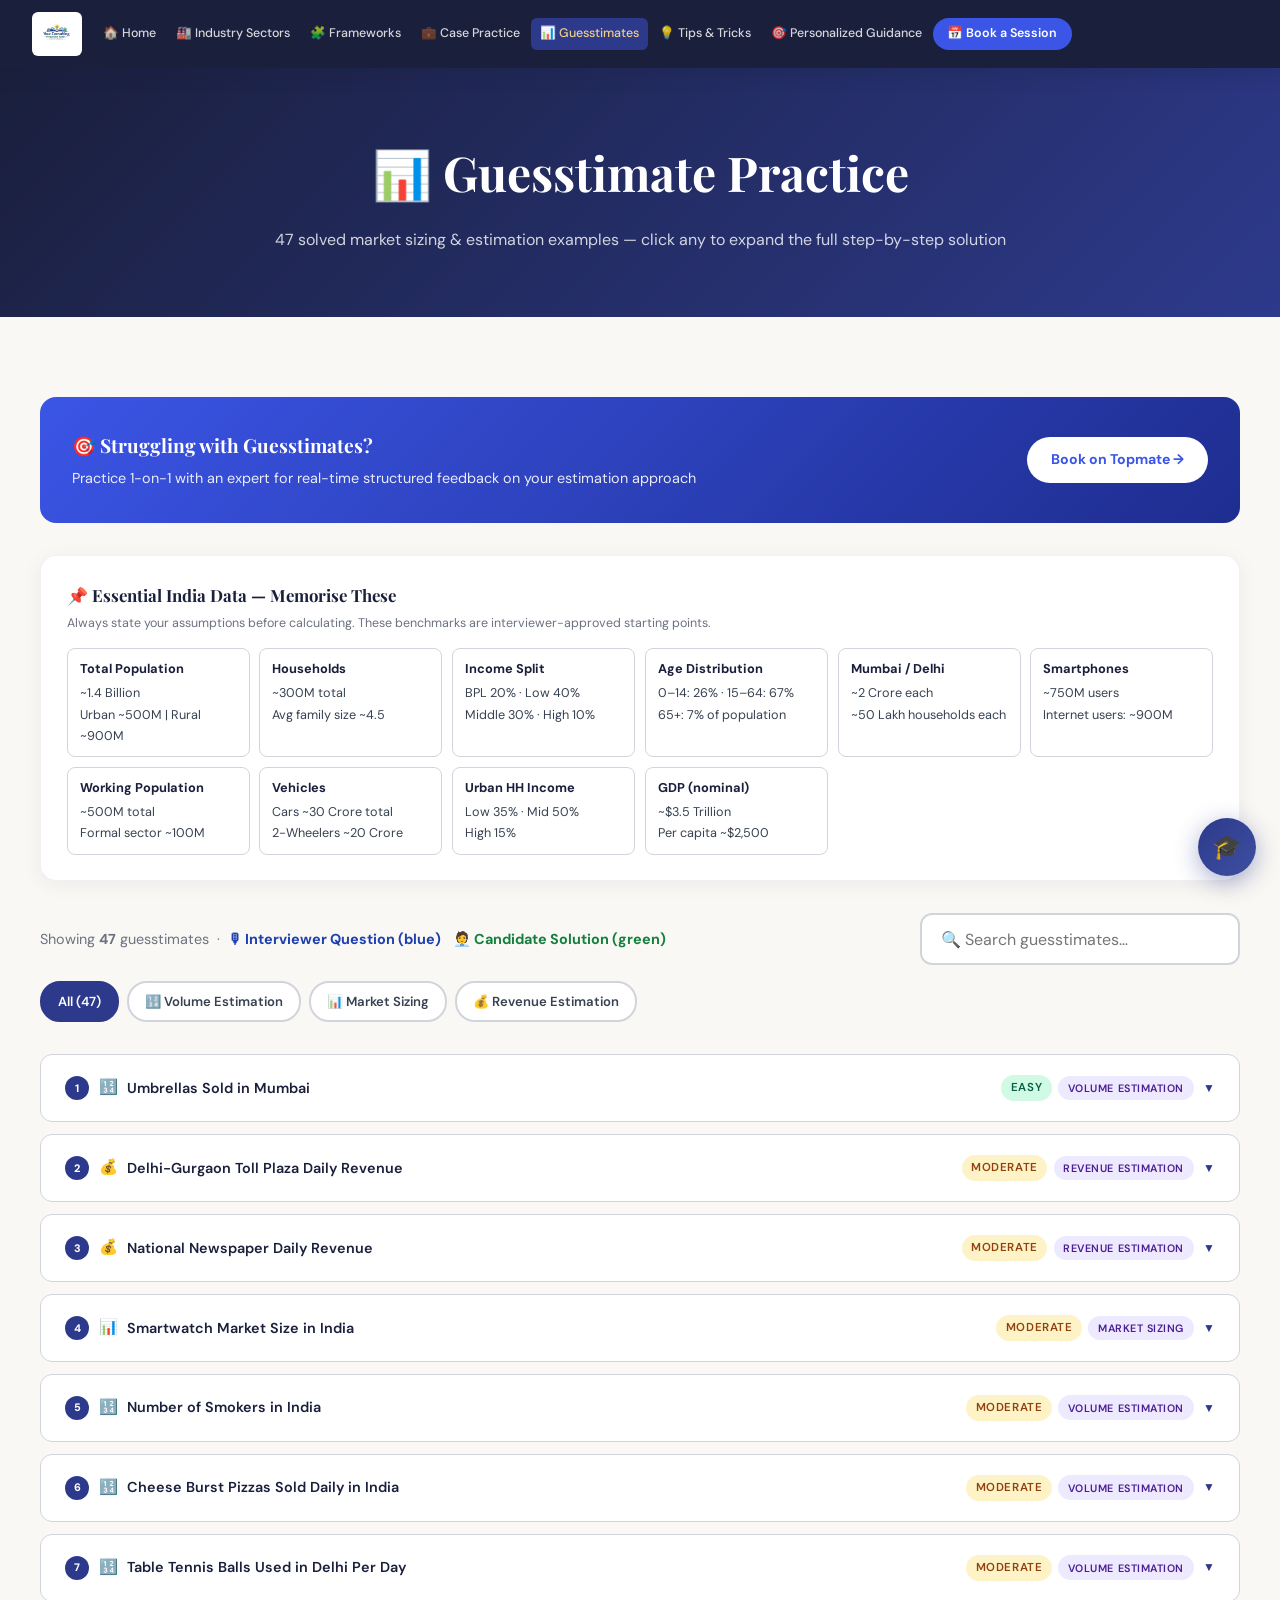
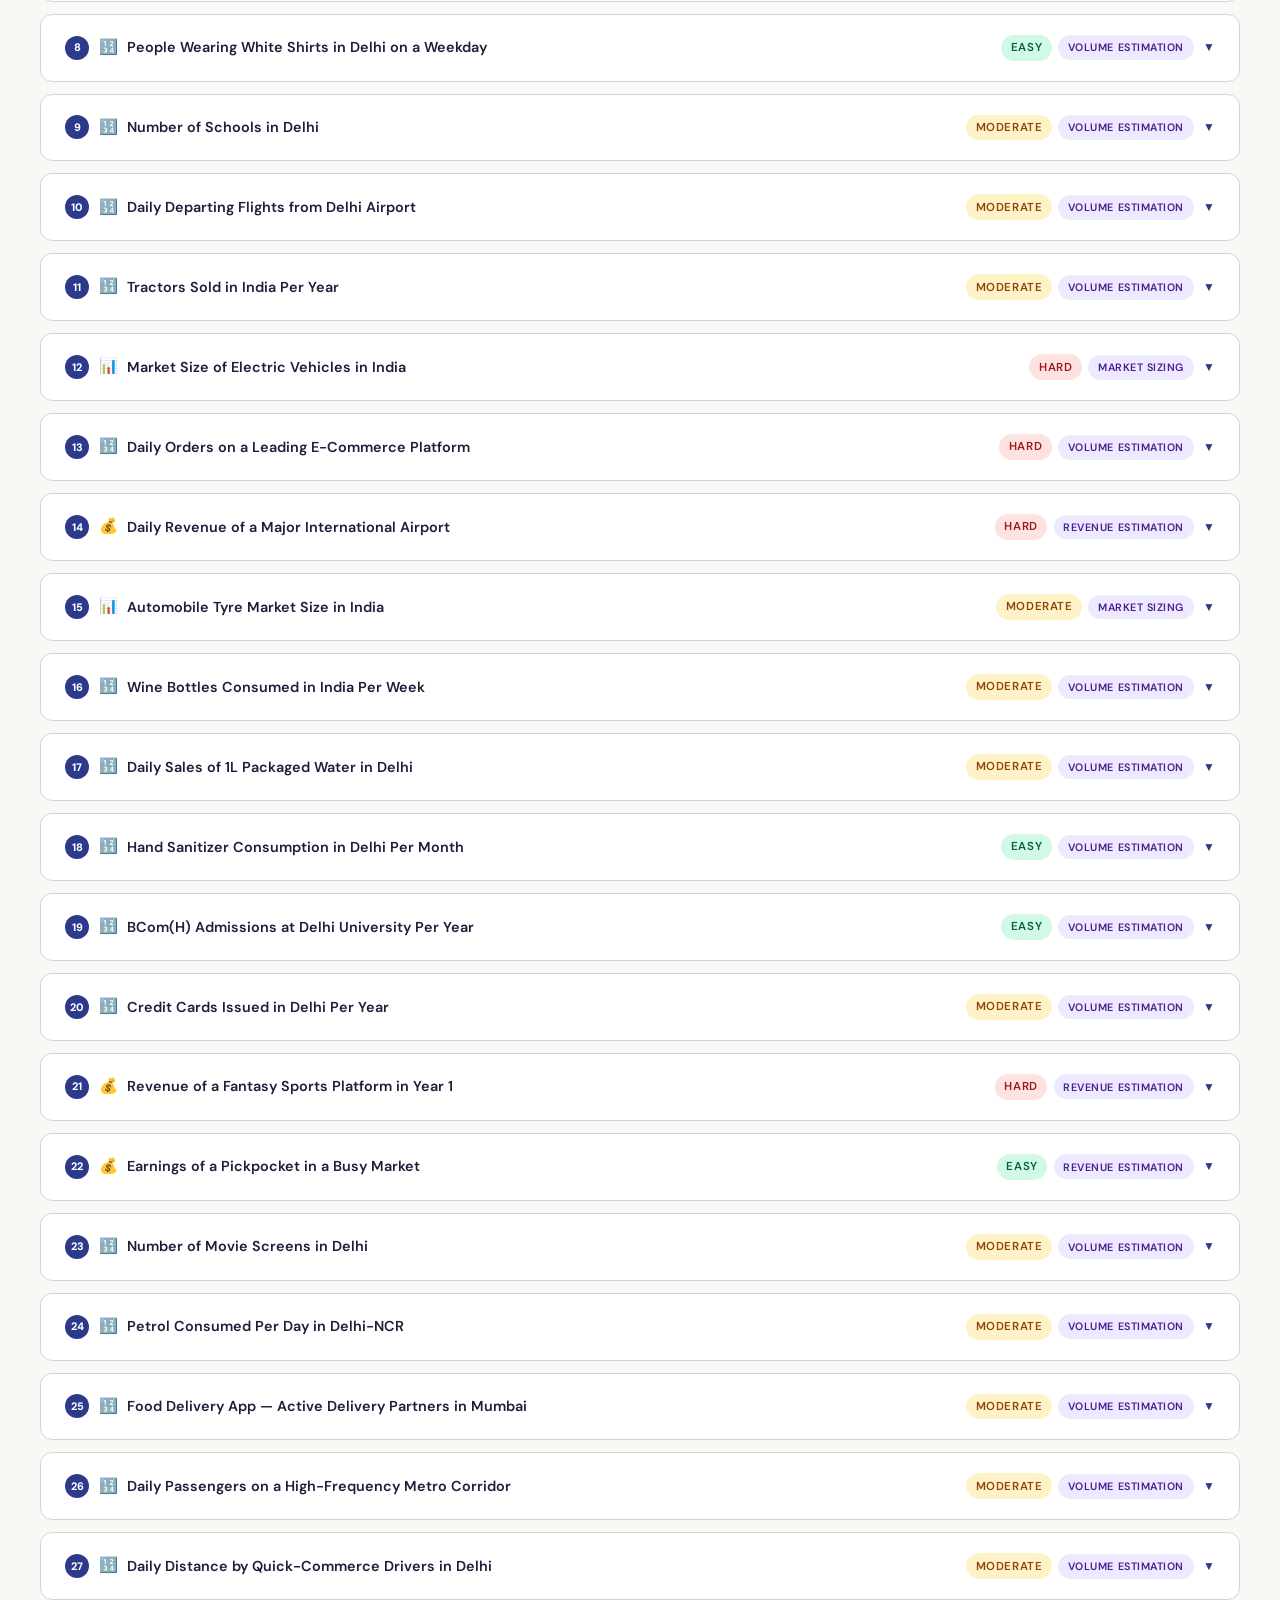
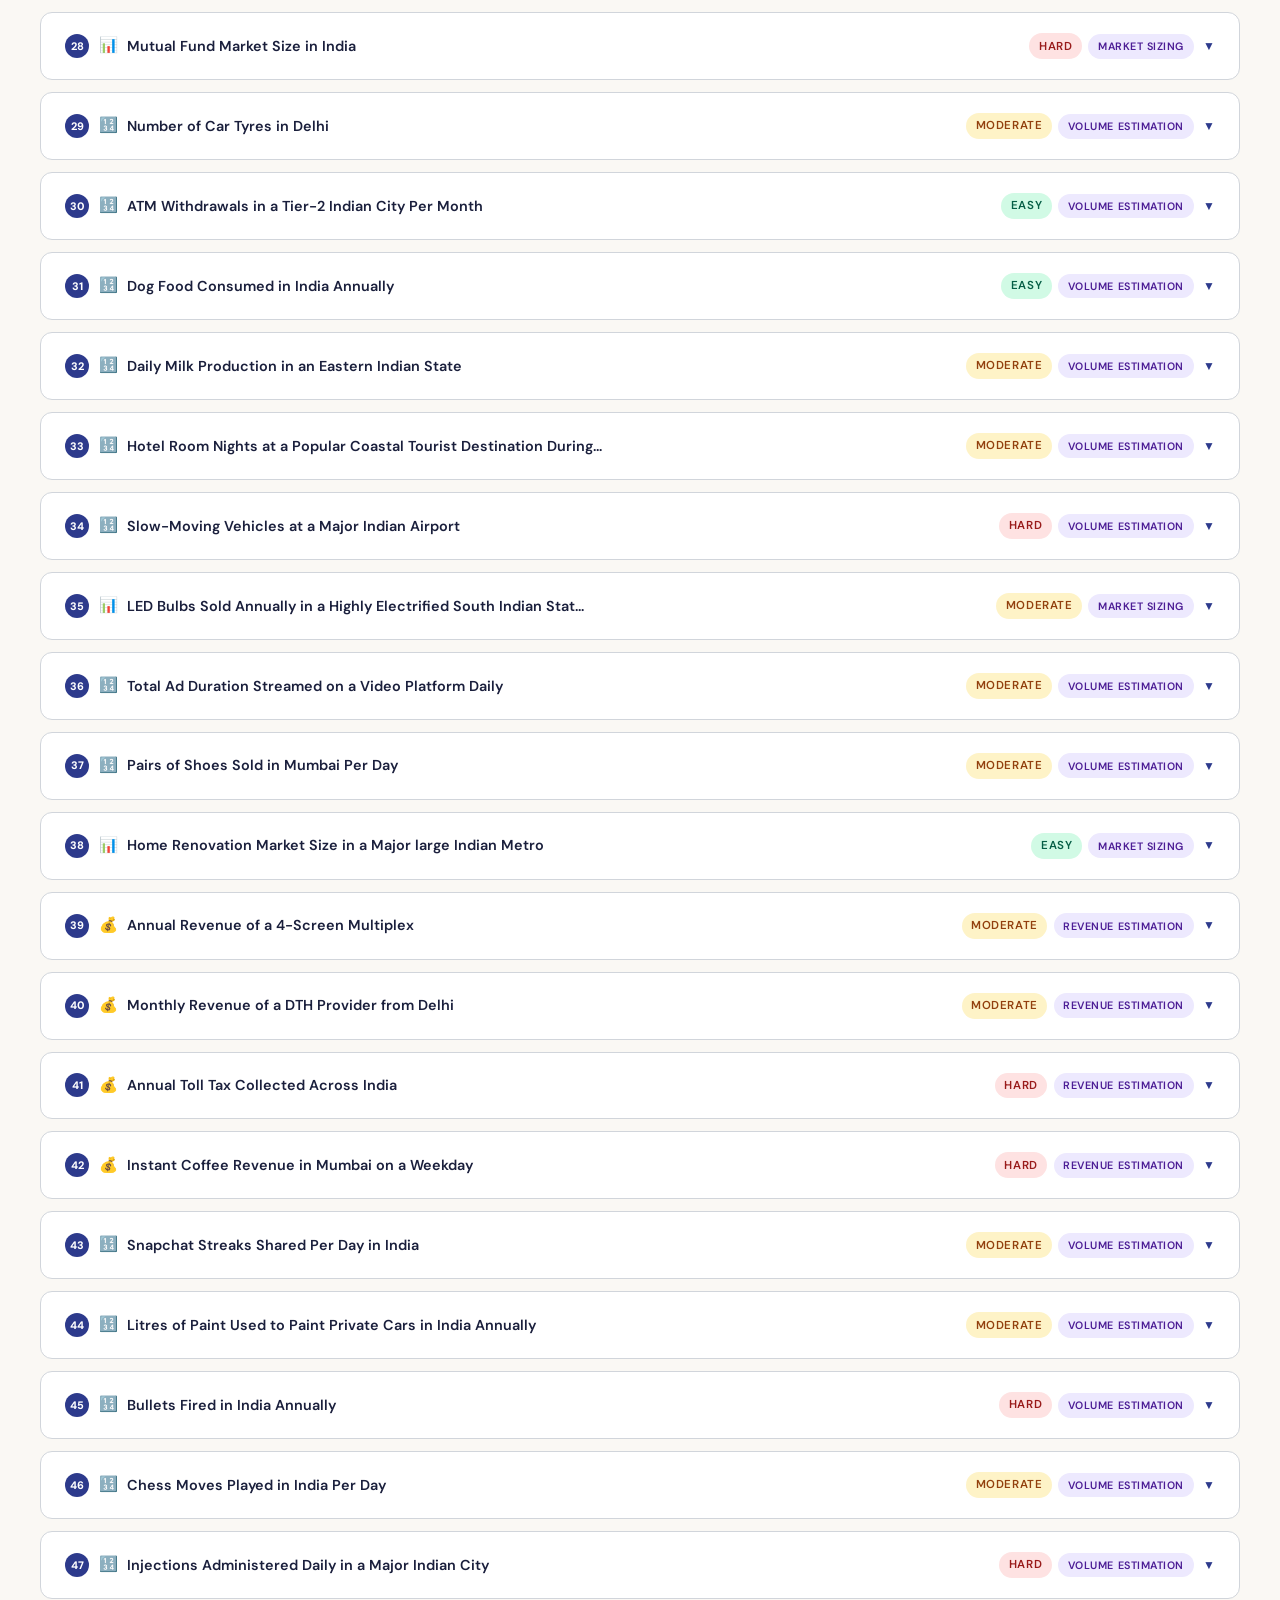
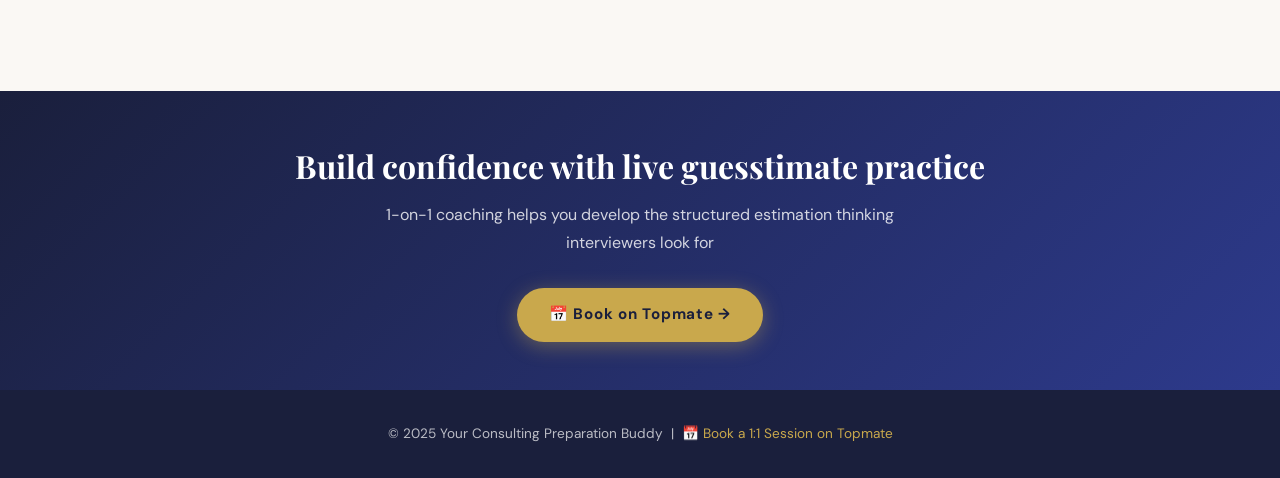
<file: guesstimates.html>
<!DOCTYPE html>
<html lang="en">
<head>
<meta charset="UTF-8">
<meta name="viewport" content="width=device-width, initial-scale=1.0">
<title>Guesstimate Practice | Consulting Prep Buddy</title>
<link rel="icon" type="image/png" href="logo.png">
<link rel="stylesheet" href="styles.css">
<style>
.dialogue-wrap{display:flex;flex-direction:column;gap:.55rem;}
.dlg-block{display:flex;gap:.75rem;align-items:flex-start;}
.dlg-label{flex-shrink:0;min-width:96px;max-width:96px;padding:.28rem .5rem;border-radius:20px;font-size:.67rem;font-weight:800;letter-spacing:.07em;text-transform:uppercase;text-align:center;margin-top:.18rem;line-height:1.3;}
.dlg-label.interviewer{background:#dbeafe;color:#1e40af;border:1px solid #93c5fd;}
.dlg-label.candidate{background:#dcfce7;color:#15803d;border:1px solid #86efac;}
.dlg-text{flex:1;font-size:.875rem;line-height:1.78;padding:.6rem .9rem;border-radius:10px;}
.dlg-text.interviewer{background:#eff6ff;color:#1e3a6e;font-weight:500;border-left:3px solid #3b82f6;}
.dlg-text.candidate{background:#f0fdf4;color:#14532d;border-left:3px solid #22c55e;padding:.75rem 1rem;}
/* Structured solution content styles */
.c-approach{font-size:.78rem;color:#15803d;font-style:italic;margin-bottom:.75rem;display:block;background:#e6f9ef;border-radius:6px;padding:.4rem .65rem;}
.c-section{font-size:.72rem;font-weight:800;letter-spacing:.09em;text-transform:uppercase;color:#15803d;margin:.85rem 0 .35rem;display:block;border-bottom:1px solid #bbf7d0;padding-bottom:.18rem;}
.c-section:first-of-type{margin-top:.1rem;}
.c-bullet{font-size:.84rem;line-height:1.7;color:#14532d;padding-left:1.1rem;position:relative;margin-bottom:.28rem;display:block;}
.c-bullet::before{content:"•";position:absolute;left:0;color:#22c55e;font-weight:700;}
.c-step-head{font-size:.78rem;font-weight:800;color:#D04A02;margin:.7rem 0 .18rem;display:block;}
.c-calc{font-family:'Courier New',monospace;font-size:.8rem;line-height:1.65;background:#e8fdf0;border:1px solid #bbf7d0;border-radius:5px;padding:.28rem .65rem;display:block;margin-bottom:.25rem;color:#065f46;white-space:pre-line;}
.c-result{font-size:.77rem;font-weight:700;display:inline-block;background:#f3f4f6;color:#374151;border-radius:4px;padding:.18rem .6rem;margin:.15rem 0 .5rem;}
.c-result::before{content:"→ ";}
.c-answer{font-size:.88rem;font-weight:700;line-height:1.65;background:#dcfce7;border:1px solid #86efac;border-radius:8px;padding:.45rem .8rem;display:block;margin:.65rem 0 .3rem;color:#14532d;}
.c-answer::before{content:"✅ ";}
.c-insight{font-size:.8rem;line-height:1.65;color:#166534;background:#f0fdf4;border-left:3px solid #22c55e;border-radius:0 6px 6px 0;padding:.4rem .75rem;display:block;margin-top:.35rem;}
.c-insight::before{content:"💡 ";}
.legend-bar{display:flex;gap:1.5rem;flex-wrap:wrap;margin-bottom:1.2rem;padding:.55rem 1rem;background:var(--gray-100);border-radius:8px;font-size:.78rem;font-weight:700;border:1px solid var(--gray-300);}
.legend-i{color:#1e40af;}.legend-c{color:#15803d;}
.ref-grid{display:grid;grid-template-columns:repeat(auto-fill,minmax(170px,1fr));gap:.6rem;margin-top:.85rem;}
.ref-card{background:white;border:1px solid var(--gray-300);border-radius:8px;padding:.6rem .75rem;font-size:.79rem;color:var(--gray-700);}
.ref-card strong{color:var(--navy);display:block;margin-bottom:.12rem;font-size:.8rem;}
.case-num{display:inline-flex;align-items:center;justify-content:center;width:24px;height:24px;background:var(--indigo);color:white;border-radius:50%;font-size:.68rem;font-weight:800;flex-shrink:0;}
</style>
</head>
<body>

<nav>
  <div class="nav-inner">
    <a class="nav-logo" href="index.html"><img src="logo.png" alt="Your Consulting Preparation Buddy" style="height:44px;width:auto;display:block;"></a>
    <div class="nav-links">
      <a href="index.html">🏠 Home</a>
      <a href="industry.html">🏭 Industry Sectors</a>
      <a href="frameworks.html">🧩 Frameworks</a>
      <a href="cases.html">💼 Case Practice</a>
      <a href="guesstimates.html" class="active">📊 Guesstimates</a>
      <a href="tips.html">💡 Tips &amp; Tricks</a>
      <a href="guidance.html">🎯 Personalized Guidance</a>
      <a href="https://topmate.io/kunal_sadhukhan" target="_blank" class="nav-cta">📅 Book a Session</a>
    </div>
  </div>
</nav>

<div class="page-hero">
  <h1>📊 Guesstimate Practice</h1>
  <p id="hero-subtitle">Loading guesstimates…</p>
</div>

<section>
<div class="section-inner">

<div class="topmate-banner">
  <div><h3>🎯 Struggling with Guesstimates?</h3><p>Practice 1-on-1 with an expert for real-time structured feedback on your estimation approach</p></div>
  <a href="https://topmate.io/kunal_sadhukhan" target="_blank" class="btn-white">Book on Topmate →</a>
</div>

<!-- India Quick Reference -->
<div style="background:white;border-radius:16px;padding:1.6rem;margin-bottom:2rem;box-shadow:0 4px 20px rgba(26,31,60,.06);border:1px solid rgba(26,31,60,.06);">
  <h3 style="font-family:'Playfair Display',serif;color:var(--navy);font-size:1.05rem;margin-bottom:.2rem;">📌 Essential India Data — Memorise These</h3>
  <p style="font-size:.78rem;color:var(--gray-500);margin-bottom:.75rem;">Always state your assumptions before calculating. These benchmarks are interviewer-approved starting points.</p>
  <div class="ref-grid">
    <div class="ref-card"><strong>Total Population</strong>~1.4 Billion<br>Urban ~500M | Rural ~900M</div>
    <div class="ref-card"><strong>Households</strong>~300M total<br>Avg family size ~4.5</div>
    <div class="ref-card"><strong>Income Split</strong>BPL 20% · Low 40%<br>Middle 30% · High 10%</div>
    <div class="ref-card"><strong>Age Distribution</strong>0–14: 26% · 15–64: 67%<br>65+: 7% of population</div>
    <div class="ref-card"><strong>Mumbai / Delhi</strong>~2 Crore each<br>~50 Lakh households each</div>
    <div class="ref-card"><strong>Smartphones</strong>~750M users<br>Internet users: ~900M</div>
    <div class="ref-card"><strong>Working Population</strong>~500M total<br>Formal sector ~100M</div>
    <div class="ref-card"><strong>Vehicles</strong>Cars ~30 Crore total<br>2-Wheelers ~20 Crore</div>
    <div class="ref-card"><strong>Urban HH Income</strong>Low 35% · Mid 50%<br>High 15%</div>
    <div class="ref-card"><strong>GDP (nominal)</strong>~$3.5 Trillion<br>Per capita ~$2,500</div>
  </div>
</div>

<!-- Controls -->
<div style="display:flex;align-items:center;justify-content:space-between;flex-wrap:wrap;gap:1rem;margin-bottom:1rem;">
  <p style="color:var(--gray-500);font-size:.9rem;">
    Showing <strong id="guess-count">0</strong> guesstimates &nbsp;·&nbsp;
    <span style="color:#1e40af;font-weight:700;">🎙 Interviewer Question (blue)</span>&nbsp;&nbsp;
    <span style="color:#15803d;font-weight:700;">🧑‍💼 Candidate Solution (green)</span>
  </p>
  <input id="guess-search" class="search-box" type="text" placeholder="🔍 Search guesstimates…" style="margin:0;max-width:320px;">
</div>

<div class="filter-tabs" id="cat-filters">
  <div class="filter-tab active" data-cat="All">All</div>
  <div class="filter-tab" data-cat="Volume Estimation">🔢 Volume Estimation</div>
  <div class="filter-tab" data-cat="Market Sizing">📊 Market Sizing</div>
  <div class="filter-tab" data-cat="Revenue Estimation">💰 Revenue Estimation</div>
</div>

<div id="guesses-list"></div>
</div>
</section>

<div class="callout-banner">
  <h2>Build confidence with live guesstimate practice</h2>
  <p>1-on-1 coaching helps you develop the structured estimation thinking interviewers look for</p>
  <a href="https://topmate.io/kunal_sadhukhan" target="_blank" class="btn-primary btn-gold" style="margin-top:.5rem;">📅 Book on Topmate →</a>
</div>

<footer><p>© 2025 Your Consulting Preparation Buddy &nbsp;|&nbsp; <a href="https://topmate.io/kunal_sadhukhan" target="_blank">📅 Book a 1:1 Session on Topmate</a></p></footer>

<button id="chatbot-toggle">🎓</button>
<div id="chatbot-window">
  <div class="chat-header"><div class="chat-header-icon">🎓</div><div class="chat-header-text"><h4>Consulting Prep Assistant</h4><p>Ask me to walk through a guesstimate</p></div></div>
  <div class="chat-messages" id="chat-messages"><div class="chat-msg bot">Hi! 👋 Ask about any guesstimate approach — market sizing, volume estimation, revenue — I'll walk you through the method!</div></div>
  <div class="chat-input-area"><input id="chat-input" class="chat-input" type="text" placeholder="e.g. How do I estimate petrol pumps in India?"><button id="chat-send" class="chat-send">➤</button></div>
</div>

<script src="guesses_data.js"></script>
<script>
/* ── ROOT CAUSE FIX: Render using new data structure ──────────────────────────
   New format: {id, title, question, difficulty, category, approach,
                assumptions:[str,...], steps:[{heading,body,result},...],
                answer, insight}
   Old code read g.items (JSON string) → undefined → "Content loading…"
   This renderer uses the actual fields directly.
─────────────────────────────────────────────────────────────────────────────── */

const CAT_ICONS = {
  'Volume Estimation':'🔢',
  'Market Sizing':'📊',
  'Revenue Estimation':'💰'
};
const DIFF_CLASS = {'Easy':'tag-easy','Moderate':'tag-moderate','Hard':'tag-hard'};

let activeCat = 'All', searchQ = '';

function renderSolution(g) {
  var out = '';

  /* Approach line */
  if (g.approach) {
    out += '<span class="c-approach"><strong>Approach:</strong> ' + escHtml(g.approach) + '</span>';
  }

  /* Assumptions */
  if (g.assumptions && g.assumptions.length) {
    out += '<span class="c-section">Key Assumptions</span>';
    g.assumptions.forEach(function(a) {
      out += '<span class="c-bullet">' + escHtml(a) + '</span>';
    });
  }

  /* Steps */
  if (g.steps && g.steps.length) {
    out += '<span class="c-section">Step-by-Step Calculation</span>';
    g.steps.forEach(function(s) {
      out += '<span class="c-step-head">' + escHtml(s.heading) + '</span>';
      out += '<span class="c-calc">' + escHtml(s.body) + '</span>';
      if (s.result) {
        out += '<span class="c-result">' + escHtml(s.result) + '</span>';
      }
    });
  }

  /* Answer */
  if (g.answer) {
    out += '<span class="c-answer">' + escHtml(g.answer) + '</span>';
  }

  /* Key insight / sanity check */
  if (g.insight) {
    out += '<span class="c-insight">' + escHtml(g.insight) + '</span>';
  }

  return out || '<span style="color:var(--gray-500);">No content available.</span>';
}

function getFiltered() {
  return GUESSES.filter(function(g) {
    var matchCat    = activeCat === 'All' || g.category === activeCat;
    var matchSearch = !searchQ ||
      g.title.toLowerCase().includes(searchQ) ||
      (g.question || '').toLowerCase().includes(searchQ) ||
      (g.category || '').toLowerCase().includes(searchQ);
    return matchCat && matchSearch;
  });
}

function renderGuesses() {
  var filtered = getFiltered();
  document.getElementById('guess-count').textContent = filtered.length;

  document.getElementById('guesses-list').innerHTML = filtered.map(function(g) {
    var icon       = CAT_ICONS[g.category] || '📐';
    var diffClass  = DIFF_CLASS[g.difficulty] || 'tag-moderate';
    var titleShort = g.title.length > 65 ? escHtml(g.title.substring(0,65)) + '…' : escHtml(g.title);
    var qDisplay   = g.question || g.title;

    return '<div class="accordion-item" id="guess-' + g.id + '">' +
      '<div class="accordion-header" onclick="togG(this)">' +
        '<div style="display:flex;align-items:center;gap:.6rem;flex-wrap:wrap;flex:1;min-width:0;">' +
          '<span class="case-num">' + g.id + '</span>' +
          '<span style="font-size:.95rem;">' + icon + '</span>' +
          '<span style="font-weight:600;color:var(--navy);font-size:.9rem;flex:1;min-width:0;">' + titleShort + '</span>' +
        '</div>' +
        '<div style="display:flex;gap:.4rem;align-items:center;flex-shrink:0;">' +
          '<span class="tag ' + diffClass + '">' + escHtml(g.difficulty) + '</span>' +
          '<span class="tag tag-sector" style="font-size:.67rem;">' + escHtml(g.category) + '</span>' +
          '<span class="accordion-arrow" style="margin-left:.2rem;">▼</span>' +
        '</div>' +
      '</div>' +
      '<div class="accordion-body">' +
        '<div style="display:flex;gap:.5rem;flex-wrap:wrap;margin-bottom:1rem;">' +
          '<span class="tag ' + diffClass + '">' + escHtml(g.difficulty) + '</span>' +
          '<span class="tag tag-sector">' + icon + ' ' + escHtml(g.category) + '</span>' +
        '</div>' +
        '<div class="legend-bar">' +
          '<span class="legend-i">🎙 <strong>Interviewer</strong> — question shown in blue</span>' +
          '<span class="legend-c">🧑‍💼 <strong>Candidate</strong> — full solution walk-through in green</span>' +
        '</div>' +
        '<div class="dialogue-wrap">' +
          '<div class="dlg-block">' +
            '<div class="dlg-label interviewer">🎙<br>Interviewer</div>' +
            '<div class="dlg-text interviewer">' + escHtml(qDisplay) + '</div>' +
          '</div>' +
          '<div class="dlg-block">' +
            '<div class="dlg-label candidate">🧑‍💼<br>Candidate</div>' +
            '<div class="dlg-text candidate">' +
              '<span style="font-style:italic;opacity:.7;font-size:.8rem;display:block;margin-bottom:.65rem;">' +
                'Stating assumptions aloud, then solving step-by-step…' +
              '</span>' +
              renderSolution(g) +
            '</div>' +
          '</div>' +
        '</div>' +
      '</div>' +
    '</div>';
  }).join('');
}

function togG(header) { header.parentElement.classList.toggle('open'); }
function escHtml(s) {
  return String(s)
    .replace(/&/g,'&amp;')
    .replace(/</g,'&lt;')
    .replace(/>/g,'&gt;')
    .replace(/"/g,'&quot;');
}

/* ── Init: set dynamic counts ── */
document.addEventListener('DOMContentLoaded', function() {
  var total = GUESSES.length;
  document.getElementById('hero-subtitle').textContent =
    total + ' solved market sizing & estimation examples — click any to expand the full step-by-step solution';
  document.querySelector('[data-cat="All"]').textContent = 'All (' + total + ')';
  renderGuesses();
});

document.querySelectorAll('#cat-filters .filter-tab').forEach(function(btn) {
  btn.addEventListener('click', function() {
    document.querySelectorAll('#cat-filters .filter-tab').forEach(function(b){ b.classList.remove('active'); });
    this.classList.add('active');
    activeCat = this.dataset.cat;
    renderGuesses();
  });
});
document.getElementById('guess-search').addEventListener('input', function() {
  searchQ = this.value.toLowerCase().trim();
  renderGuesses();
});
</script>
<script src="chatbot.js"></script>
</body>
</html>
</file>
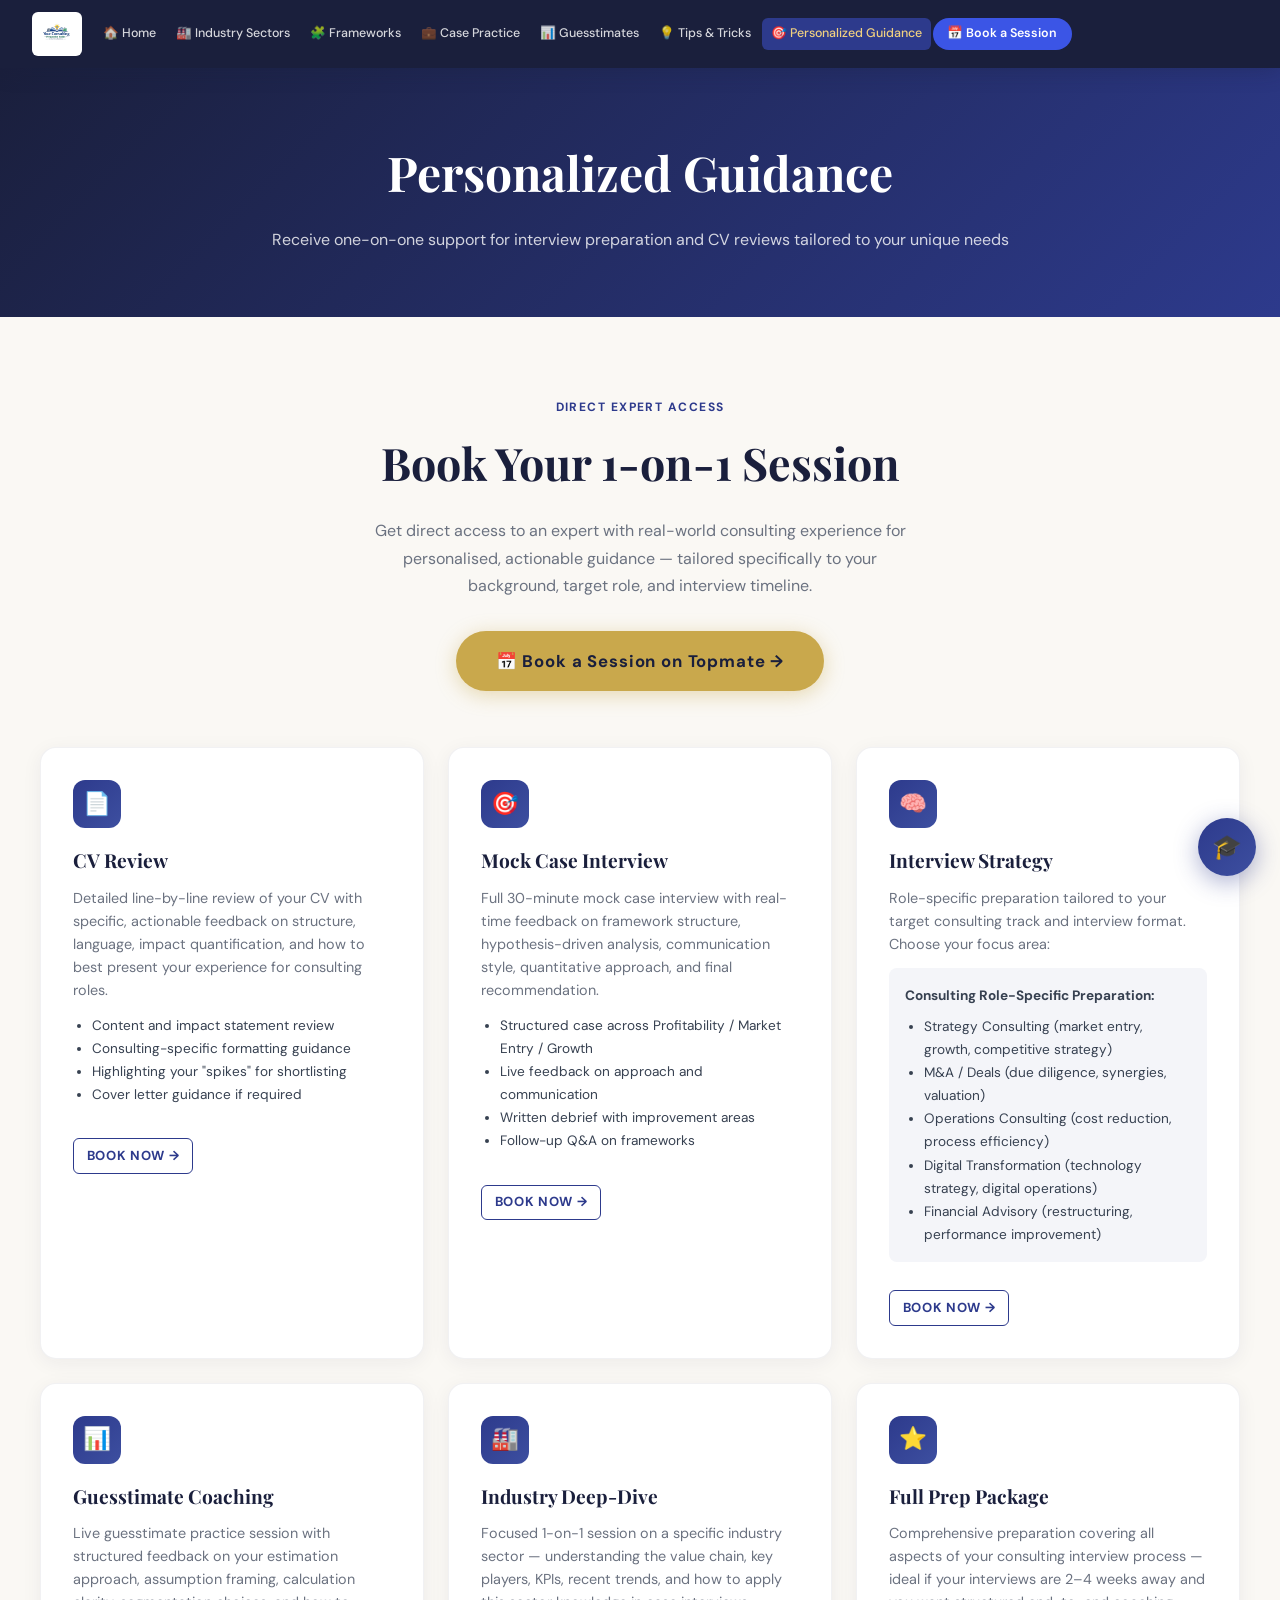
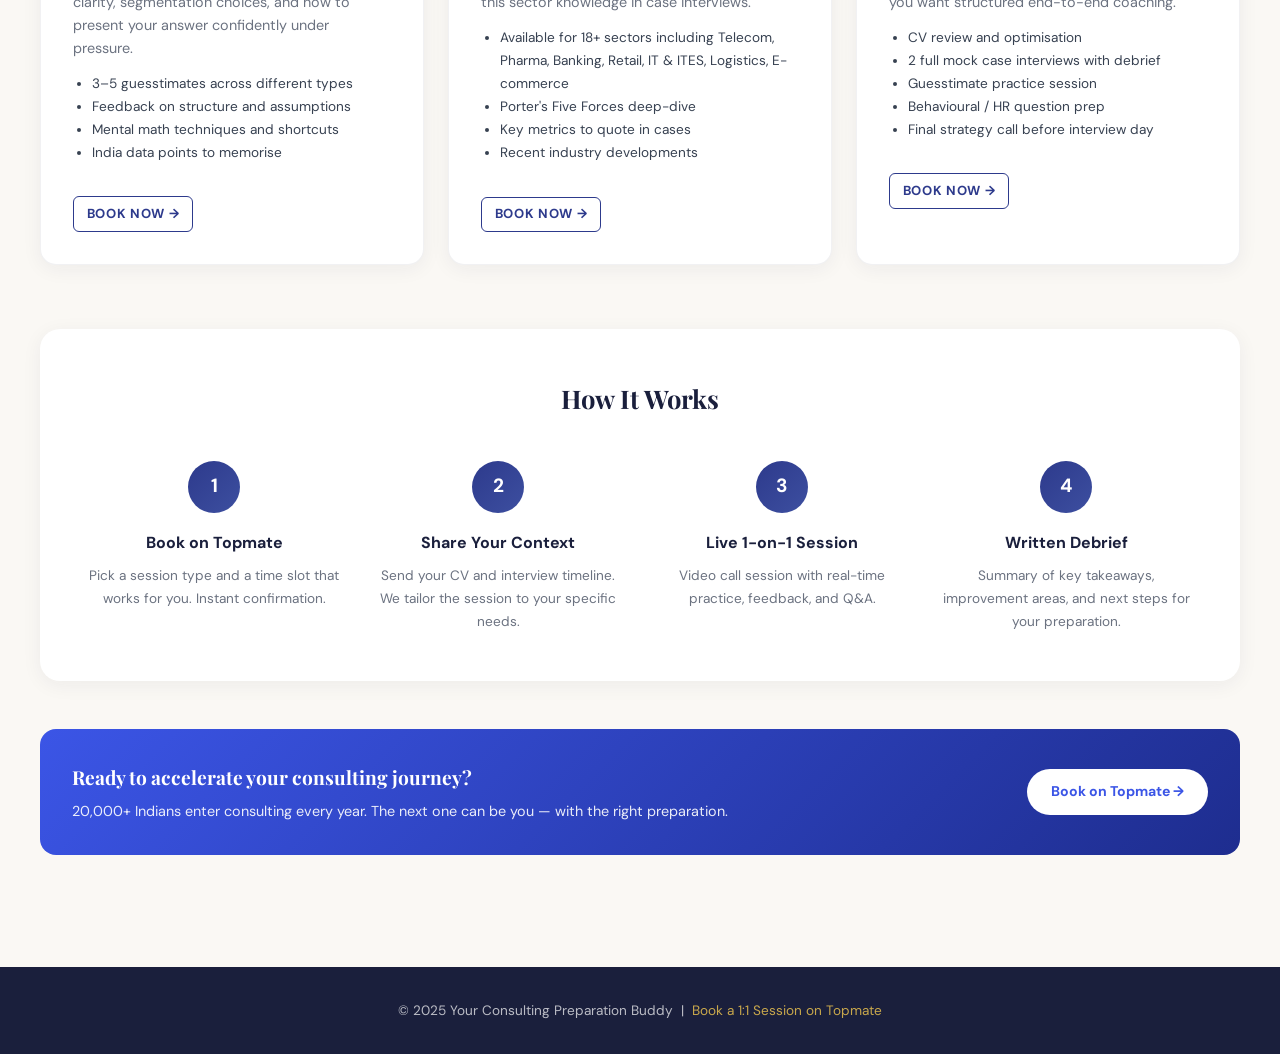
<file: guidance.html>
<!DOCTYPE html>
<html lang="en">
<head>
<meta charset="UTF-8">
<meta name="viewport" content="width=device-width, initial-scale=1.0">
<title>Personalized Guidance | Consulting Prep Buddy</title>
<link rel="icon" type="image/png" href="logo.png">
<link rel="stylesheet" href="styles.css">
</head>
<body>
<nav>
  <div class="nav-inner">
    <a class="nav-logo" href="index.html"><img src="logo.png" alt="Your Consulting Preparation Buddy" style="height:44px;width:auto;display:block;"></a>
    <div class="nav-links">
      <a href="index.html">🏠 Home</a>
      <a href="industry.html">🏭 Industry Sectors</a>
      <a href="frameworks.html">🧩 Frameworks</a>
      <a href="cases.html">💼 Case Practice</a>
      <a href="guesstimates.html">📊 Guesstimates</a>
      <a href="tips.html">💡 Tips &amp; Tricks</a>
      <a href="guidance.html" class="active">🎯 Personalized Guidance</a>
      <a href="https://topmate.io/kunal_sadhukhan" target="_blank" class="nav-cta">📅 Book a Session</a>
    </div>
  </div>
</nav>

<div class="page-hero">
  <h1>Personalized Guidance</h1>
  <p>Receive one-on-one support for interview preparation and CV reviews tailored to your unique needs</p>
</div>

<section>
<div class="section-inner">

  <div style="text-align:center;margin-bottom:3.5rem;">
    <span class="section-label">Direct Expert Access</span>
    <h2 class="section-title" style="margin-bottom:1rem;">Book Your 1-on-1 Session</h2>
    <p style="color:var(--gray-500);max-width:560px;margin:0 auto 2rem;">Get direct access to an expert with real-world consulting experience for personalised, actionable guidance — tailored specifically to your background, target role, and interview timeline.</p>
    <a href="https://topmate.io/kunal_sadhukhan" target="_blank" class="btn-primary btn-gold" style="font-size:1.05rem;padding:1rem 2.5rem;">📅 Book a Session on Topmate →</a>
  </div>

  <div class="cards-grid">
    <div class="card">
      <div class="card-icon">📄</div>
      <h3>CV Review</h3>
      <p>Detailed line-by-line review of your CV with specific, actionable feedback on structure, language, impact quantification, and how to best present your experience for consulting roles.</p>
      <ul style="margin:.75rem 0 1rem 1.2rem;font-size:.85rem;color:var(--gray-700);">
        <li>Content and impact statement review</li>
        <li>Consulting-specific formatting guidance</li>
        <li>Highlighting your "spikes" for shortlisting</li>
        <li>Cover letter guidance if required</li>
      </ul>
      <a href="https://topmate.io/kunal_sadhukhan" target="_blank" class="card-link">BOOK NOW →</a>
    </div>

    <div class="card">
      <div class="card-icon">🎯</div>
      <h3>Mock Case Interview</h3>
      <p>Full 30-minute mock case interview with real-time feedback on framework structure, hypothesis-driven analysis, communication style, quantitative approach, and final recommendation.</p>
      <ul style="margin:.75rem 0 1rem 1.2rem;font-size:.85rem;color:var(--gray-700);">
        <li>Structured case across Profitability / Market Entry / Growth</li>
        <li>Live feedback on approach and communication</li>
        <li>Written debrief with improvement areas</li>
        <li>Follow-up Q&amp;A on frameworks</li>
      </ul>
      <a href="https://topmate.io/kunal_sadhukhan" target="_blank" class="card-link">BOOK NOW →</a>
    </div>

    <div class="card">
      <div class="card-icon">🧠</div>
      <h3>Interview Strategy</h3>
      <p>Role-specific preparation tailored to your target consulting track and interview format. Choose your focus area:</p>
      <div style="background:var(--gray-100);border-radius:8px;padding:1rem;font-size:.85rem;color:var(--gray-700);margin:.75rem 0;">
        <strong>Consulting Role-Specific Preparation:</strong>
        <ul style="margin:.5rem 0 0 1.2rem;">
          <li>Strategy Consulting (market entry, growth, competitive strategy)</li>
          <li>M&amp;A / Deals (due diligence, synergies, valuation)</li>
          <li>Operations Consulting (cost reduction, process efficiency)</li>
          <li>Digital Transformation (technology strategy, digital operations)</li>
          <li>Financial Advisory (restructuring, performance improvement)</li>
        </ul>
      </div>
      <a href="https://topmate.io/kunal_sadhukhan" target="_blank" class="card-link">BOOK NOW →</a>
    </div>

    <div class="card">
      <div class="card-icon">📊</div>
      <h3>Guesstimate Coaching</h3>
      <p>Live guesstimate practice session with structured feedback on your estimation approach, assumption framing, calculation clarity, segmentation choices, and how to present your answer confidently under pressure.</p>
      <ul style="margin:.75rem 0 1rem 1.2rem;font-size:.85rem;color:var(--gray-700);">
        <li>3–5 guesstimates across different types</li>
        <li>Feedback on structure and assumptions</li>
        <li>Mental math techniques and shortcuts</li>
        <li>India data points to memorise</li>
      </ul>
      <a href="https://topmate.io/kunal_sadhukhan" target="_blank" class="card-link">BOOK NOW →</a>
    </div>

    <div class="card">
      <div class="card-icon">🏭</div>
      <h3>Industry Deep-Dive</h3>
      <p>Focused 1-on-1 session on a specific industry sector — understanding the value chain, key players, KPIs, recent trends, and how to apply this sector knowledge in case interviews.</p>
      <ul style="margin:.75rem 0 1rem 1.2rem;font-size:.85rem;color:var(--gray-700);">
        <li>Available for 18+ sectors including Telecom, Pharma, Banking, Retail, IT &amp; ITES, Logistics, E-commerce</li>
        <li>Porter's Five Forces deep-dive</li>
        <li>Key metrics to quote in cases</li>
        <li>Recent industry developments</li>
      </ul>
      <a href="https://topmate.io/kunal_sadhukhan" target="_blank" class="card-link">BOOK NOW →</a>
    </div>

    <div class="card">
      <div class="card-icon">⭐</div>
      <h3>Full Prep Package</h3>
      <p>Comprehensive preparation covering all aspects of your consulting interview process — ideal if your interviews are 2–4 weeks away and you want structured end-to-end coaching.</p>
      <ul style="margin:.75rem 0 1rem 1.2rem;font-size:.85rem;color:var(--gray-700);">
        <li>CV review and optimisation</li>
        <li>2 full mock case interviews with debrief</li>
        <li>Guesstimate practice session</li>
        <li>Behavioural / HR question prep</li>
        <li>Final strategy call before interview day</li>
      </ul>
      <a href="https://topmate.io/kunal_sadhukhan" target="_blank" class="card-link">BOOK NOW →</a>
    </div>
  </div>

  <!-- PROCESS SECTION -->
  <div style="margin-top:4rem;padding:3rem;background:white;border-radius:20px;box-shadow:0 4px 20px rgba(26,31,60,.06);">
    <h3 style="font-family:'Playfair Display',serif;font-size:1.6rem;color:var(--navy);text-align:center;margin-bottom:2.5rem;">How It Works</h3>
    <div style="display:grid;grid-template-columns:repeat(auto-fill,minmax(200px,1fr));gap:2rem;text-align:center;">
      <div>
        <div style="width:52px;height:52px;background:linear-gradient(135deg,var(--indigo),var(--indigo-light));border-radius:50%;display:flex;align-items:center;justify-content:center;color:white;font-weight:700;font-size:1.2rem;margin:0 auto 1rem;">1</div>
        <h4 style="color:var(--navy);margin-bottom:.5rem;">Book on Topmate</h4>
        <p style="font-size:.85rem;color:var(--gray-500);">Pick a session type and a time slot that works for you. Instant confirmation.</p>
      </div>
      <div>
        <div style="width:52px;height:52px;background:linear-gradient(135deg,var(--indigo),var(--indigo-light));border-radius:50%;display:flex;align-items:center;justify-content:center;color:white;font-weight:700;font-size:1.2rem;margin:0 auto 1rem;">2</div>
        <h4 style="color:var(--navy);margin-bottom:.5rem;">Share Your Context</h4>
        <p style="font-size:.85rem;color:var(--gray-500);">Send your CV and interview timeline. We tailor the session to your specific needs.</p>
      </div>
      <div>
        <div style="width:52px;height:52px;background:linear-gradient(135deg,var(--indigo),var(--indigo-light));border-radius:50%;display:flex;align-items:center;justify-content:center;color:white;font-weight:700;font-size:1.2rem;margin:0 auto 1rem;">3</div>
        <h4 style="color:var(--navy);margin-bottom:.5rem;">Live 1-on-1 Session</h4>
        <p style="font-size:.85rem;color:var(--gray-500);">Video call session with real-time practice, feedback, and Q&amp;A.</p>
      </div>
      <div>
        <div style="width:52px;height:52px;background:linear-gradient(135deg,var(--indigo),var(--indigo-light));border-radius:50%;display:flex;align-items:center;justify-content:center;color:white;font-weight:700;font-size:1.2rem;margin:0 auto 1rem;">4</div>
        <h4 style="color:var(--navy);margin-bottom:.5rem;">Written Debrief</h4>
        <p style="font-size:.85rem;color:var(--gray-500);">Summary of key takeaways, improvement areas, and next steps for your preparation.</p>
      </div>
    </div>
  </div>

  <div class="topmate-banner" style="margin-top:3rem;">
    <div>
      <h3>Ready to accelerate your consulting journey?</h3>
      <p>20,000+ Indians enter consulting every year. The next one can be you — with the right preparation.</p>
    </div>
    <a href="https://topmate.io/kunal_sadhukhan" target="_blank" class="btn-white">Book on Topmate →</a>
  </div>

</div>
</section>

<footer>
  <p>© 2025 Your Consulting Preparation Buddy &nbsp;|&nbsp; <a href="https://topmate.io/kunal_sadhukhan" target="_blank">Book a 1:1 Session on Topmate</a></p>
</footer>

<button id="chatbot-toggle">🎓</button>
<div id="chatbot-window">
  <div class="chat-header">
    <div class="chat-header-icon">🎓</div>
    <div class="chat-header-text"><h4>Consulting Prep Assistant</h4><p>Ask anything — I'll direct you to the right resource</p></div>
  </div>
  <div class="chat-messages" id="chat-messages">
    <div class="chat-msg bot">Hi! 👋 Ask me anything about consulting prep. For a full 1-on-1 coaching session, book via Topmate above!</div>
  </div>
  <div class="chat-input-area">
    <input id="chat-input" class="chat-input" type="text" placeholder="Ask anything — I'll guide you to the right resource">
    <button id="chat-send" class="chat-send">➤</button>
  </div>
</div>
<script src="chatbot.js"></script>
</body>
</html>
</file>
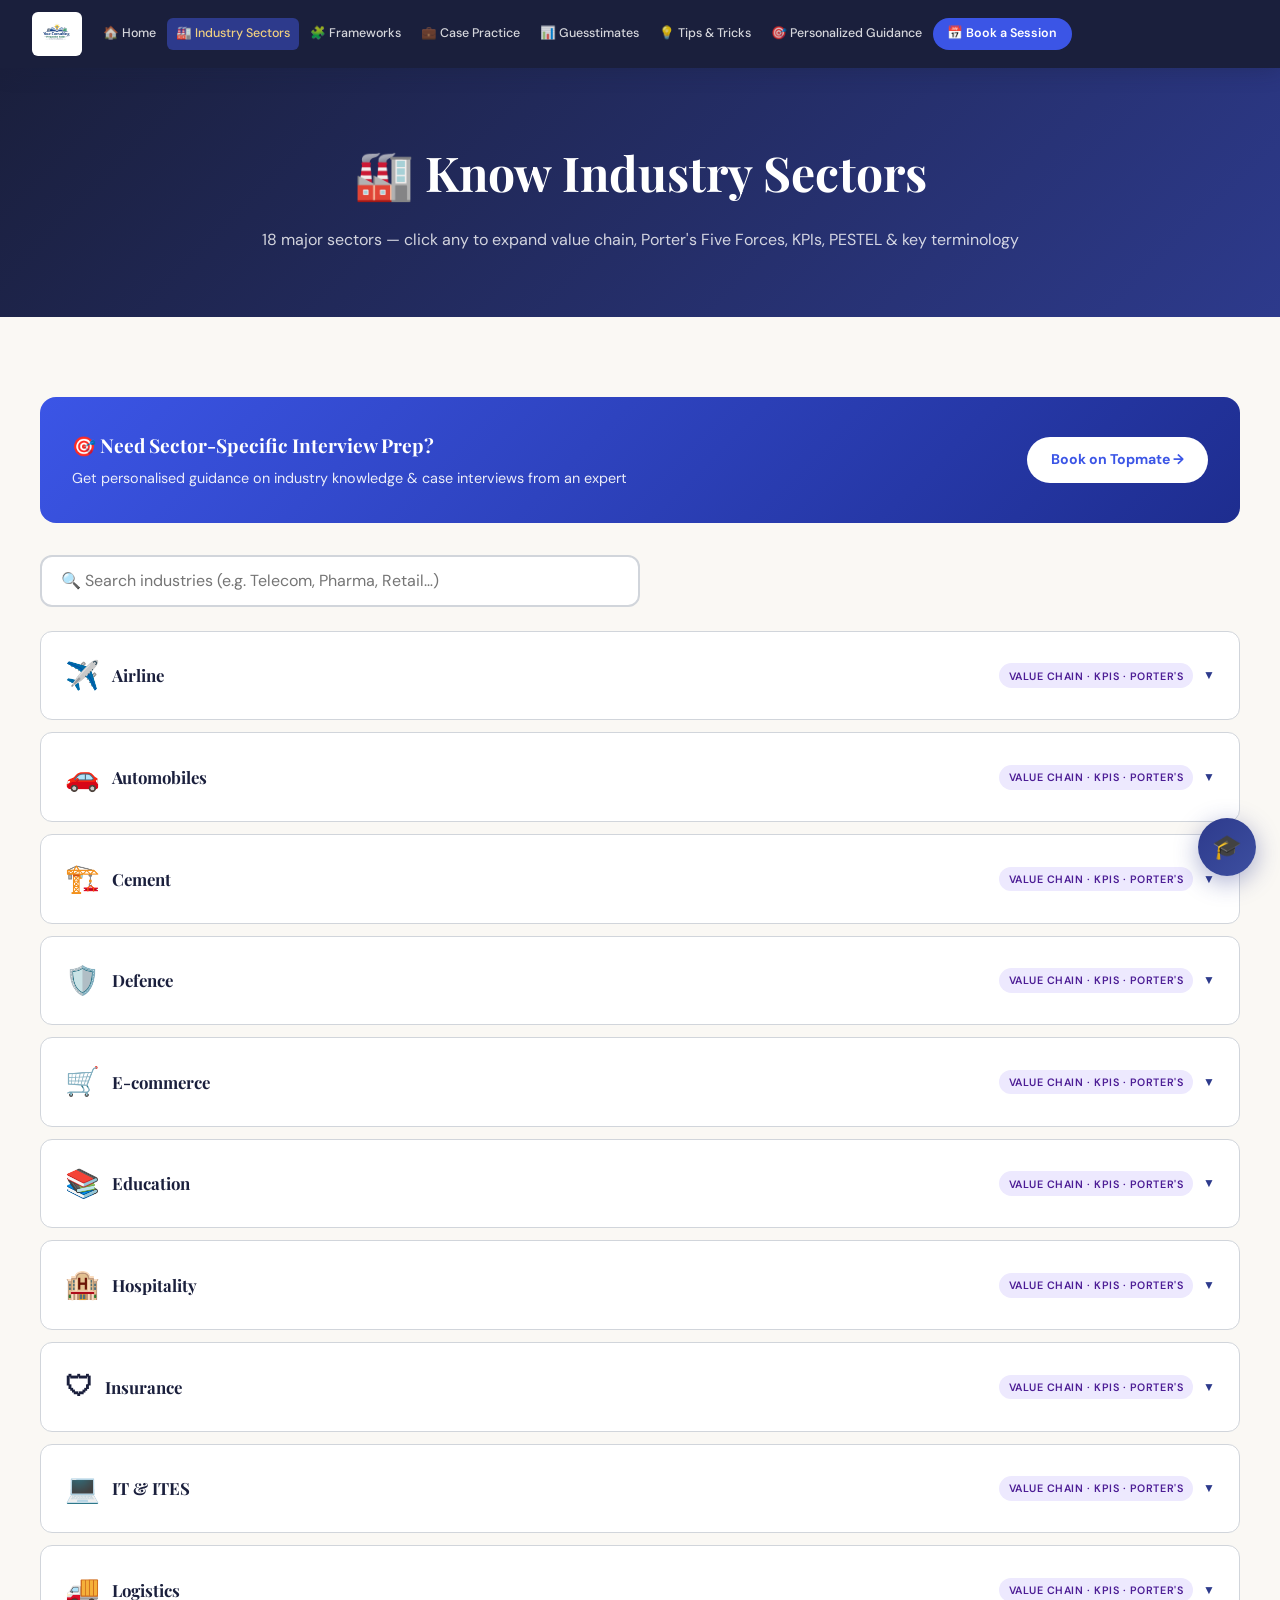
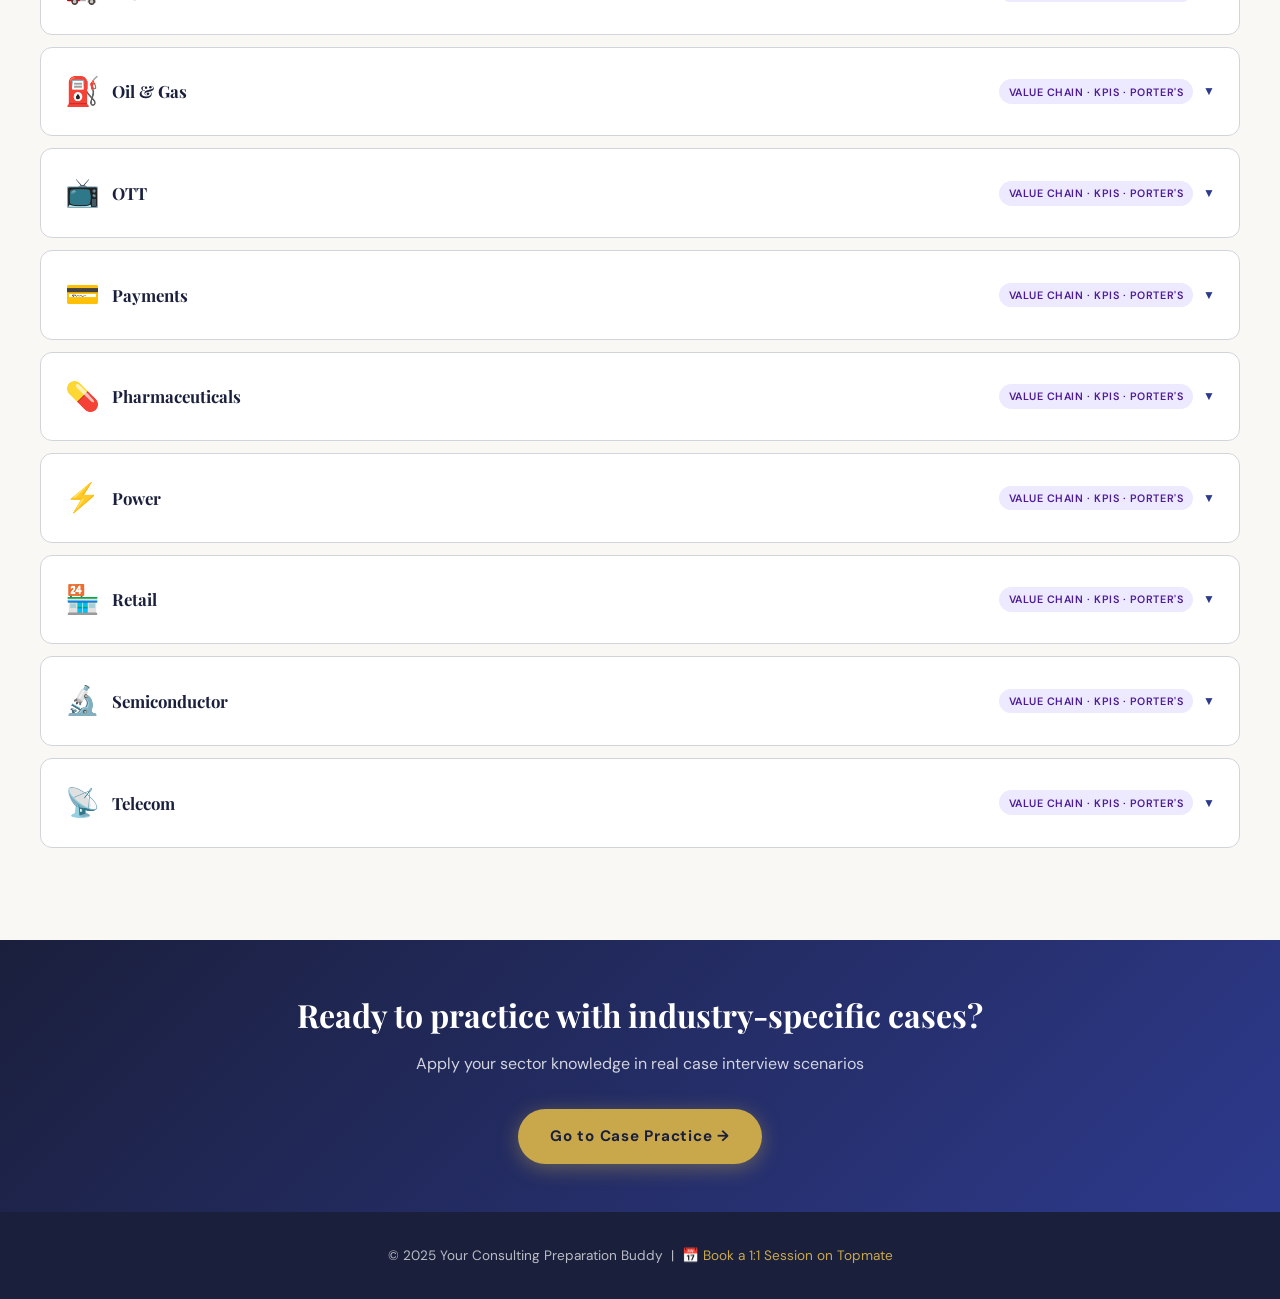
<file: industry.html>
<!DOCTYPE html>
<html lang="en">
<head>
<meta charset="UTF-8">
<meta name="viewport" content="width=device-width, initial-scale=1.0">
<title>Industry Sector Insights | Consulting Prep Buddy</title>
<link rel="icon" type="image/png" href="logo.png">
<link rel="stylesheet" href="styles.css">
<style>
/* ── Section label (matches cases/guesses style) ── */
.ind-section-label {
  font-size:.72rem;font-weight:800;letter-spacing:.09em;text-transform:uppercase;
  padding:.25rem .7rem;border-radius:20px;display:inline-block;margin:.9rem 0 .45rem;
}
.sec-vc    { background:#ede9fe;color:#4c1d95; }
.sec-mkt   { background:#dbeafe;color:#1e40af; }
.sec-pf    { background:#e0f2fe;color:#0c4a6e; }
.sec-rev   { background:#dcfce7;color:#15803d; }
.sec-cost  { background:#fef3c7;color:#92400e; }
.sec-kpi   { background:#fff7ed;color:#9a3412; }
.sec-pestel{ background:#fce7f3;color:#9d174d; }
.sec-terms { background:#f0fdf4;color:#14532d; }
.sec-growth{ background:#f0f9ff;color:#0369a1; }

/* ── Bullet lines ── */
.ind-bullet {
  font-size:.875rem;line-height:1.75;color:var(--gray-700);
  padding-left:1.1rem;position:relative;margin-bottom:.3rem;display:block;
}
.ind-bullet::before { content:"•"; position:absolute; left:0; color:var(--indigo); font-weight:700; }
.ind-text { font-size:.875rem;line-height:1.72;color:var(--gray-700);margin-bottom:.3rem;display:block; }

/* ── Porter's force line ── */
.porter-line {
  font-size:.875rem;line-height:1.72;color:#1e3a6e;
  background:#eff6ff;border-left:3px solid #3b82f6;
  padding:.4rem .75rem;border-radius:0 8px 8px 0;
  margin-bottom:.35rem;display:block;
}
.porter-force { font-weight:700;color:#1e40af; }

/* ── KPI / Term line ── */
.kpi-line {
  font-size:.875rem;line-height:1.7;color:#14532d;
  background:#f0fdf4;border-left:3px solid #22c55e;
  padding:.35rem .75rem;border-radius:0 8px 8px 0;
  margin-bottom:.3rem;display:block;
}
.kpi-name { font-weight:700;color:#15803d; }

/* ── PESTEL line ── */
.pestel-line {
  font-size:.875rem;line-height:1.7;color:#9d174d;
  background:#fce7f3;border-left:3px solid #ec4899;
  padding:.35rem .75rem;border-radius:0 8px 8px 0;
  margin-bottom:.3rem;display:block;
}
.pestel-area { font-weight:700; }

.case-num{display:inline-flex;align-items:center;justify-content:center;width:24px;height:24px;background:var(--indigo);color:white;border-radius:50%;font-size:.68rem;font-weight:800;flex-shrink:0;}
</style>
</head>
<body>

<nav>
  <div class="nav-inner">
    <a class="nav-logo" href="index.html"><img src="logo.png" alt="Your Consulting Preparation Buddy" style="height:44px;width:auto;display:block;"></a>
    <div class="nav-links">
      <a href="index.html">🏠 Home</a>
      <a href="industry.html" class="active">🏭 Industry Sectors</a>
      <a href="frameworks.html">🧩 Frameworks</a>
      <a href="cases.html">💼 Case Practice</a>
      <a href="guesstimates.html">📊 Guesstimates</a>
      <a href="tips.html">💡 Tips &amp; Tricks</a>
      <a href="guidance.html">🎯 Personalized Guidance</a>
      <a href="https://topmate.io/kunal_sadhukhan" target="_blank" class="nav-cta">📅 Book a Session</a>
    </div>
  </div>
</nav>

<div class="page-hero">
  <h1>🏭 Know Industry Sectors</h1>
  <p>18 major sectors — click any to expand value chain, Porter's Five Forces, KPIs, PESTEL &amp; key terminology</p>
</div>

<section>
<div class="section-inner">

<div class="topmate-banner">
  <div><h3>🎯 Need Sector-Specific Interview Prep?</h3><p>Get personalised guidance on industry knowledge &amp; case interviews from an expert</p></div>
  <a href="https://topmate.io/kunal_sadhukhan" target="_blank" class="btn-white">Book on Topmate →</a>
</div>

<input id="industry-search" class="search-box" type="text" placeholder="🔍 Search industries (e.g. Telecom, Pharma, Retail…)">
<div id="industry-list"></div>
</div>
</section>

<div class="callout-banner">
  <h2>Ready to practice with industry-specific cases?</h2>
  <p>Apply your sector knowledge in real case interview scenarios</p>
  <a href="cases.html" class="btn-primary btn-gold" style="margin-top:.5rem;">Go to Case Practice →</a>
</div>

<footer><p>© 2025 Your Consulting Preparation Buddy &nbsp;|&nbsp; <a href="https://topmate.io/kunal_sadhukhan" target="_blank">📅 Book a 1:1 Session on Topmate</a></p></footer>

<button id="chatbot-toggle">🎓</button>
<div id="chatbot-window">
  <div class="chat-header"><div class="chat-header-icon">🎓</div><div class="chat-header-text"><h4>Consulting Prep Assistant</h4><p>Ask about any industry sector</p></div></div>
  <div class="chat-messages" id="chat-messages"><div class="chat-msg bot">Hi! 👋 Ask about any industry — Telecom, Pharma, Retail, Banking and more. I'll walk you through the key insights!</div></div>
  <div class="chat-input-area"><input id="chat-input" class="chat-input" type="text" placeholder="e.g. What are key KPIs in Telecom?"><button id="chat-send" class="chat-send">➤</button></div>
</div>

<script src="industry_data.js"></script>
<script>
function parseIndustry(raw) {
  const text = raw.replace(/\\n/g,'\n');
  const secs = {};
  text.split('§§').forEach(chunk => {
    const nl = chunk.indexOf('\n');
    if (nl < 0) return;
    const key = chunk.substring(0, nl).trim();
    const body = chunk.substring(nl+1).trim();
    secs[key] = body;
  });
  return secs;
}
function renderSection(labelHtml, cssClass, items, renderFn) {
  if (!items || items.length === 0) return '';
  return `<span class="ind-section-label ${cssClass}">${labelHtml}</span>` + items.map(renderFn).join('');
}
function renderBullet(t) { return `<span class="ind-bullet">${escHtml(t)}</span>`; }
function renderPorter(line) {
  const [force, level, desc] = line.split('|');
  if (!force) return '';
  return `<div class="porter-line"><span class="porter-force">${escHtml(force)} – <span class="porter-level">${escHtml(level)}</span>:</span> ${escHtml(desc)}</div>`;
}
function renderKpi(line) {
  const pipe = line.indexOf('|');
  if (pipe < 0) return renderBullet(line);
  const name = line.substring(0, pipe).trim();
  const def  = line.substring(pipe+1).trim();
  return `<div class="kpi-line"><span class="kpi-name">${escHtml(name)}:</span> ${escHtml(def)}</div>`;
}
function renderPestel(line) {
  const pipe = line.indexOf('|');
  if (pipe < 0) return renderBullet(line);
  const area = line.substring(0, pipe).trim();
  const desc = line.substring(pipe+1).trim();
  return `<div class="pestel-line"><span class="pestel-area">${escHtml(area)}:</span> ${escHtml(desc)}</div>`;
}
function renderIndustryContent(raw) {
  const s = parseIndustry(raw);
  const lines = key => s[key] ? s[key].split('\n').filter(l=>l.trim()) : [];
  let html = '';
  html += renderSection('🏭 Value Chain','sec-vc', lines('VALUE_CHAIN'), renderBullet);
  html += renderSection('🏢 Market Structure & Segments','sec-mkt', lines('MARKET_STRUCTURE'), renderBullet);
  html += renderSection("⚔️ Porter's Five Forces",'sec-pf', lines('PORTERS'), renderPorter);
  html += renderSection('💰 Revenue Drivers','sec-rev', lines('REVENUE'), renderBullet);
  html += renderSection('💸 Cost Drivers','sec-cost', lines('COSTS'), renderBullet);
  html += renderSection('📊 Key KPIs','sec-kpi', lines('KPIS'), renderKpi);
  html += renderSection('🌍 PESTEL Analysis','sec-pestel', lines('PESTEL'), renderPestel);
  html += renderSection('📖 Key Terminology','sec-terms', lines('TERMS'), renderKpi);
  return html;
}


/* ── Filter & render list ── */
let searchQ = '';

function getFiltered() {
  if (!searchQ) return INDUSTRIES;
  const q = searchQ.toLowerCase();
  return INDUSTRIES.filter(ind =>
    ind.name.toLowerCase().includes(q) ||
    ind.content.toLowerCase().includes(q.substring(0, 25))
  );
}

function renderIndustries() {
  const filtered = getFiltered();
  document.getElementById('industry-list').innerHTML = filtered.map((ind, i) => {
    const bodyContent = renderIndustryContent(ind.content);
    return `<div class="accordion-item" id="ind-${i}">
      <div class="accordion-header" onclick="togI(this)">
        <div style="display:flex;align-items:center;gap:.75rem;">
          <span style="font-size:1.75rem;">${ind.icon}</span>
          <span style="font-family:'Playfair Display',serif;font-size:1.05rem;font-weight:700;color:var(--navy);">${escHtml(ind.name)}</span>
        </div>
        <div style="display:flex;gap:.4rem;align-items:center;flex-shrink:0;">
          <span class="tag tag-sector" style="font-size:.67rem;">Value Chain · KPIs · Porter's</span>
          <span class="accordion-arrow" style="margin-left:.25rem;">▼</span>
        </div>
      </div>
      <div class="accordion-body">
        ${bodyContent}
        <div style="margin-top:1.5rem;padding:1rem 1.2rem;background:linear-gradient(135deg,#2d3a8c,#1e2d8f);border-radius:12px;color:white;display:flex;align-items:center;justify-content:space-between;flex-wrap:wrap;gap:.75rem;">
          <p style="font-weight:600;font-size:.9rem;margin:0;">Need a deep-dive on this sector for your interview?</p>
          <a href="https://topmate.io/kunal_sadhukhan" target="_blank" class="btn-white" style="font-size:.82rem;padding:.45rem 1rem;">Book 1-on-1 on Topmate →</a>
        </div>
      </div>
    </div>`;
  }).join('');
}

function togI(h) { h.parentElement.classList.toggle('open'); }
function escHtml(s) {
  return String(s).replace(/&/g,'&amp;').replace(/</g,'&lt;').replace(/>/g,'&gt;');
}

document.getElementById('industry-search').addEventListener('input', function() {
  searchQ = this.value.toLowerCase().trim();
  renderIndustries();
});
renderIndustries();
</script>
<script src="chatbot.js"></script>
</body>
</html>
</file>
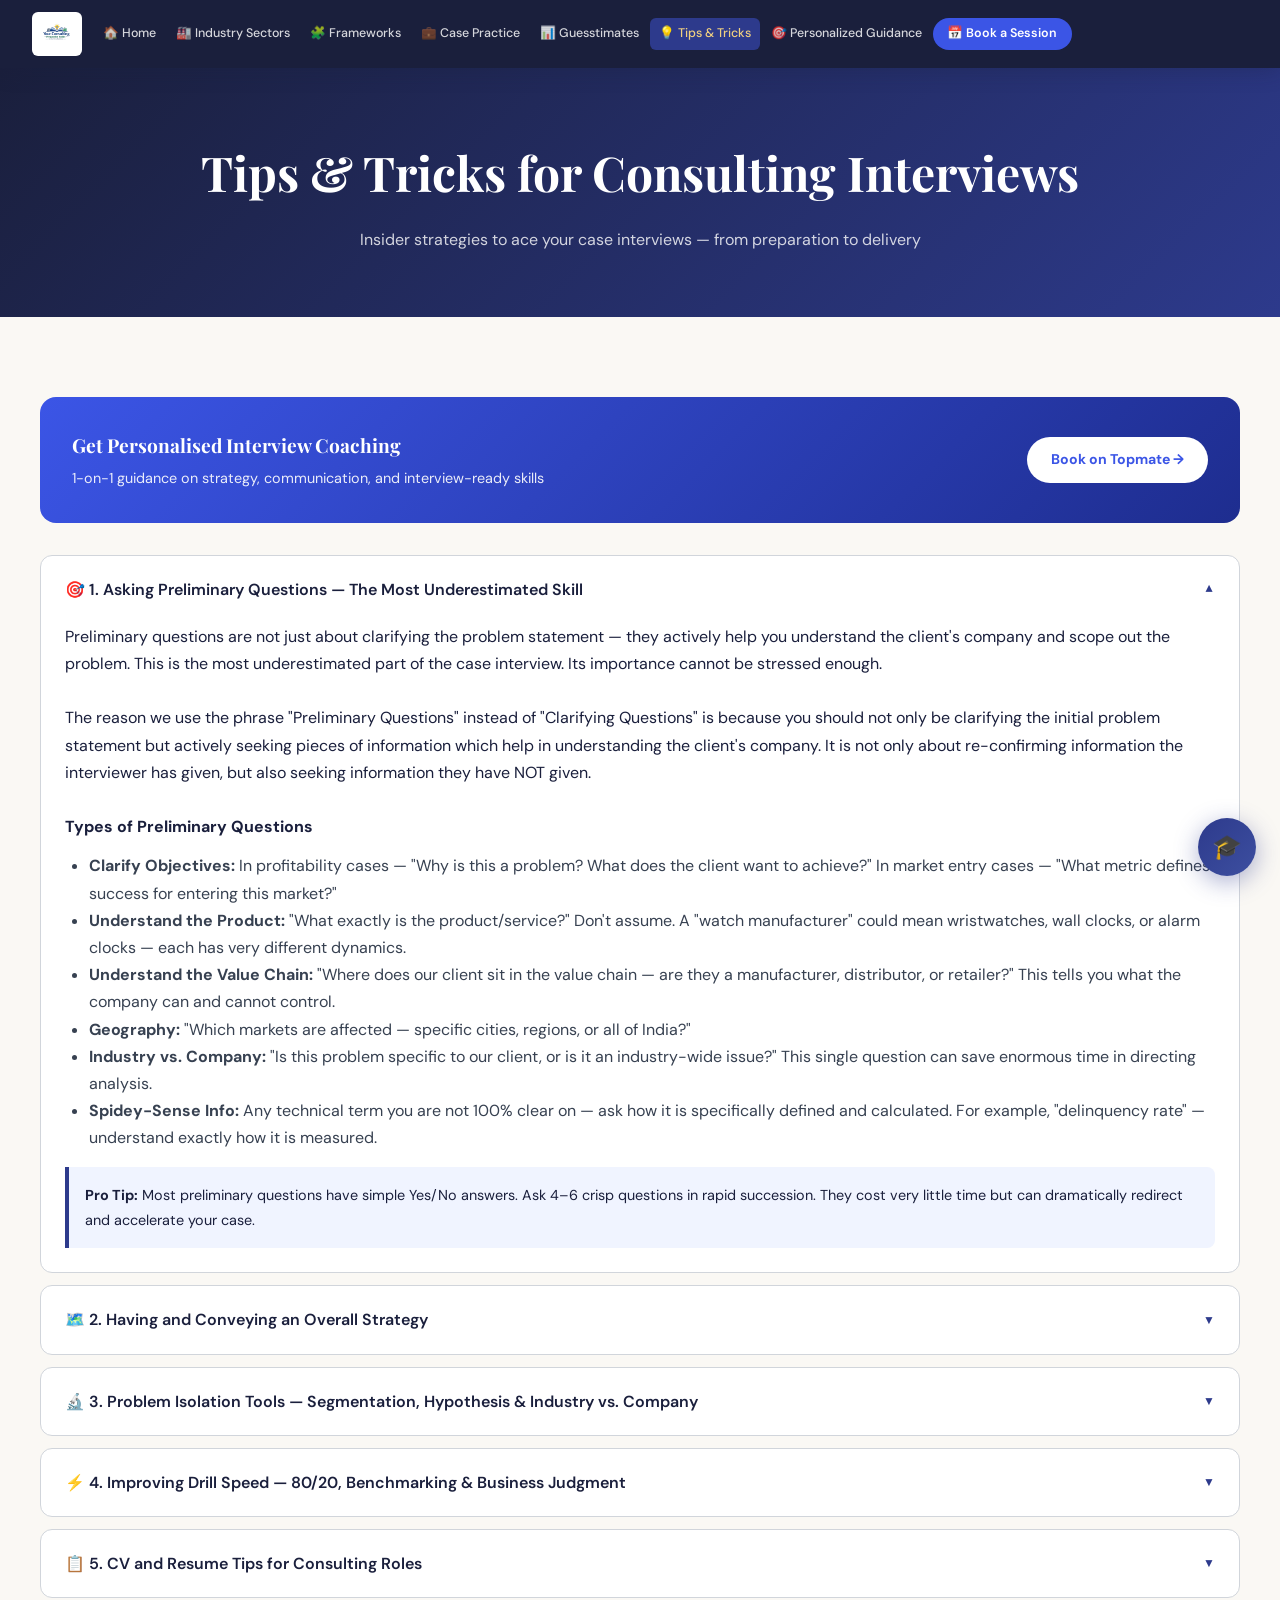
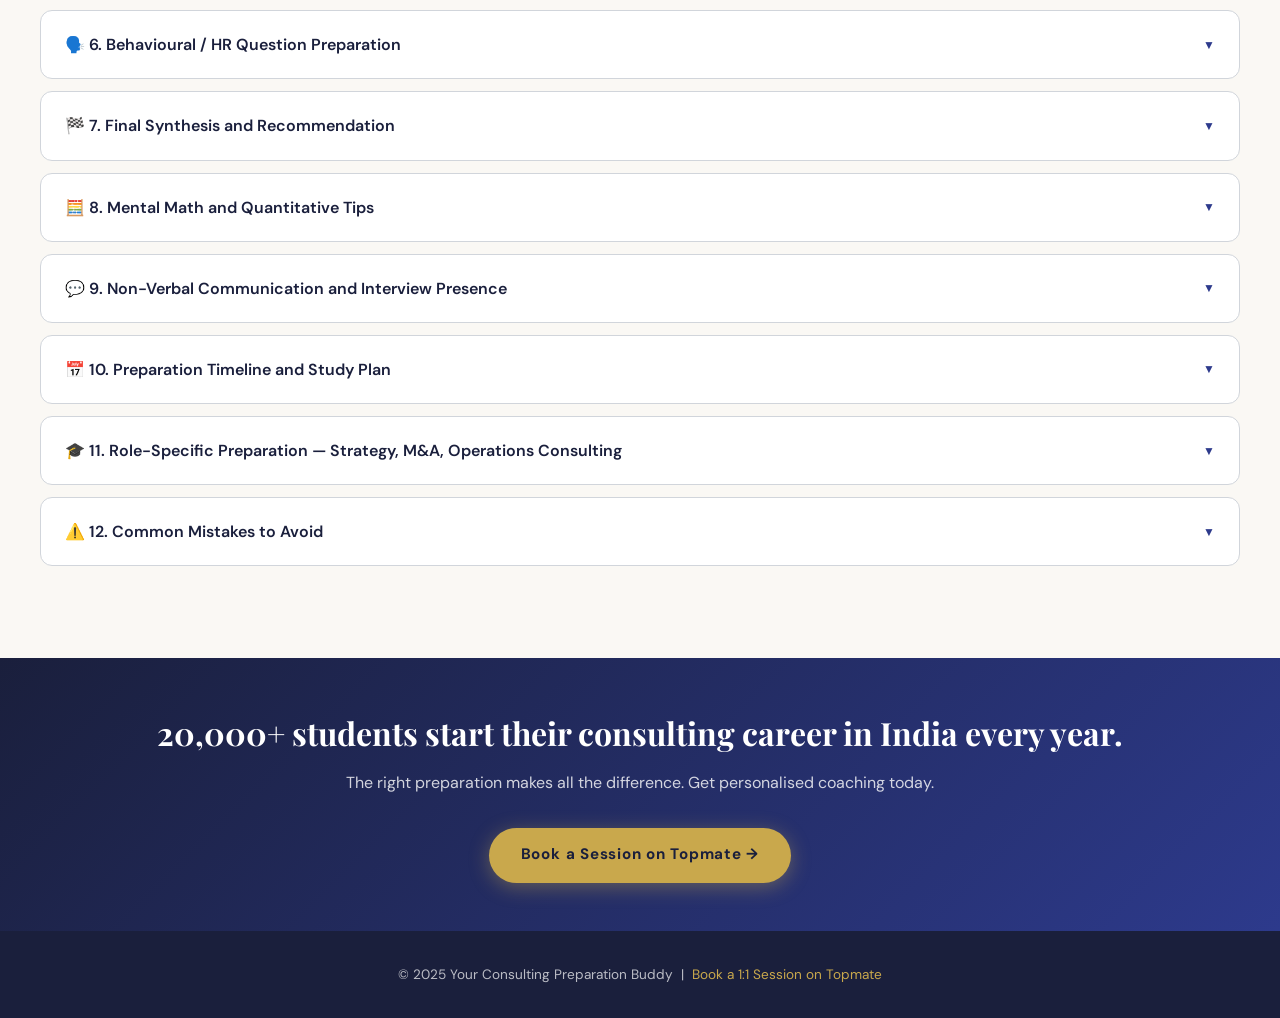
<file: tips.html>
<!DOCTYPE html>
<html lang="en">
<head>
<meta charset="UTF-8">
<meta name="viewport" content="width=device-width, initial-scale=1.0">
<title>Tips &amp; Tricks | Consulting Prep Buddy</title>
<link rel="icon" type="image/png" href="logo.png">
<link rel="stylesheet" href="styles.css">
</head>
<body>
<nav>
  <div class="nav-inner">
    <a class="nav-logo" href="index.html"><img src="logo.png" alt="Your Consulting Preparation Buddy" style="height:44px;width:auto;display:block;"></a>
    <div class="nav-links">
      <a href="index.html">🏠 Home</a>
      <a href="industry.html">🏭 Industry Sectors</a>
      <a href="frameworks.html">🧩 Frameworks</a>
      <a href="cases.html">💼 Case Practice</a>
      <a href="guesstimates.html">📊 Guesstimates</a>
      <a href="tips.html" class="active">💡 Tips &amp; Tricks</a>
      <a href="guidance.html">🎯 Personalized Guidance</a>
      <a href="https://topmate.io/kunal_sadhukhan" target="_blank" class="nav-cta">📅 Book a Session</a>
    </div>
  </div>
</nav>

<div class="page-hero">
  <h1>Tips &amp; Tricks for Consulting Interviews</h1>
  <p>Insider strategies to ace your case interviews — from preparation to delivery</p>
</div>

<section>
<div class="section-inner">

<div class="topmate-banner">
  <div>
    <h3>Get Personalised Interview Coaching</h3>
    <p>1-on-1 guidance on strategy, communication, and interview-ready skills</p>
  </div>
  <a href="https://topmate.io/kunal_sadhukhan" target="_blank" class="btn-white">Book on Topmate →</a>
</div>

<!-- TIP SECTIONS AS ACCORDIONS -->

<div class="accordion-item open">
  <div class="accordion-header" onclick="toggleAcc(this)">
    <span>🎯 1. Asking Preliminary Questions — The Most Underestimated Skill</span>
    <span class="accordion-arrow">▼</span>
  </div>
  <div class="accordion-body">
    <p>Preliminary questions are not just about clarifying the problem statement — they actively help you understand the client's company and scope out the problem. This is the most underestimated part of the case interview. Its importance cannot be stressed enough.</p>
    <br>
    <p>The reason we use the phrase "Preliminary Questions" instead of "Clarifying Questions" is because you should not only be clarifying the initial problem statement but actively seeking pieces of information which help in understanding the client's company. It is not only about re-confirming information the interviewer has given, but also seeking information they have NOT given.</p>
    <br>
    <h4 style="color:var(--navy);margin-bottom:0.75rem;">Types of Preliminary Questions</h4>
    <ul style="margin:0 0 1rem 1.5rem;color:var(--gray-700);">
      <li><strong>Clarify Objectives:</strong> In profitability cases — "Why is this a problem? What does the client want to achieve?" In market entry cases — "What metric defines success for entering this market?"</li>
      <li><strong>Understand the Product:</strong> "What exactly is the product/service?" Don't assume. A "watch manufacturer" could mean wristwatches, wall clocks, or alarm clocks — each has very different dynamics.</li>
      <li><strong>Understand the Value Chain:</strong> "Where does our client sit in the value chain — are they a manufacturer, distributor, or retailer?" This tells you what the company can and cannot control.</li>
      <li><strong>Geography:</strong> "Which markets are affected — specific cities, regions, or all of India?"</li>
      <li><strong>Industry vs. Company:</strong> "Is this problem specific to our client, or is it an industry-wide issue?" This single question can save enormous time in directing analysis.</li>
      <li><strong>Spidey-Sense Info:</strong> Any technical term you are not 100% clear on — ask how it is specifically defined and calculated. For example, "delinquency rate" — understand exactly how it is measured.</li>
    </ul>
    <div style="background:#f0f4ff;border-left:4px solid var(--indigo);border-radius:0 8px 8px 0;padding:1rem;font-size:0.9rem;color:var(--navy);">
      <strong>Pro Tip:</strong> Most preliminary questions have simple Yes/No answers. Ask 4–6 crisp questions in rapid succession. They cost very little time but can dramatically redirect and accelerate your case.
    </div>
  </div>
</div>

<div class="accordion-item">
  <div class="accordion-header" onclick="toggleAcc(this)">
    <span>🗺️ 2. Having and Conveying an Overall Strategy</span>
    <span class="accordion-arrow">▼</span>
  </div>
  <div class="accordion-body">
    <p>After asking preliminary questions, lay out your Overall Strategy before diving into analysis. This is like a Table of Contents for the case interview — it tells the interviewer exactly what you plan to do in the next 25–30 minutes.</p>
    <br>
    <h4 style="color:var(--navy);margin-bottom:0.75rem;">Why It Matters</h4>
    <p style="color:var(--gray-700);">The biggest advantage is seen in cases with no set pattern — market entry, unconventional cases. Without a stated strategy, you could spend time analyzing issues that don't tie back to the objective. If your approach is wrong, laying it out gives the interviewer a chance to correct you early, saving time.</p>
    <br>
    <h4 style="color:var(--navy);margin-bottom:0.75rem;">Example (Market Entry Case)</h4>
    <div style="background:var(--gray-100);border-radius:10px;padding:1.25rem;font-size:0.9rem;color:var(--gray-700);">
      "First, I will estimate the potential profits that can be made in this market. After establishing that this will be a sufficiently profitable venture, I will find out the feasibility of setting up the entire value chain. Finally, we can discuss the potential challenges, after which I will give my final recommendation."
    </div>
    <br>
    <h4 style="color:var(--navy);margin-bottom:0.75rem;">Sub-Strategies and Mini-Syntheses</h4>
    <p style="color:var(--gray-700);">At each checkpoint between sections: (a) give a sub-strategy for the next part, and (b) give a mini-synthesis drawing inferences from the previous part. Example: "We have found that potential profits are $50M over 2 years, which meets our break-even threshold. Now I want to assess value chain feasibility — specifically, [1] production, [2] distribution, [3] marketing."</p>
  </div>
</div>

<div class="accordion-item">
  <div class="accordion-header" onclick="toggleAcc(this)">
    <span>🔬 3. Problem Isolation Tools — Segmentation, Hypothesis &amp; Industry vs. Company</span>
    <span class="accordion-arrow">▼</span>
  </div>
  <div class="accordion-body">
    <h4 style="color:var(--navy);margin-bottom:0.75rem;">MECE Segmentation</h4>
    <p style="color:var(--gray-700);margin-bottom:1rem;">Every segmentation must be Mutually Exclusive and Collectively Exhaustive. Never segment through trial and error. Always use logical, structured splits: by product line, by geography, by customer segment, by distribution channel, by value chain stage.</p>
    
    <h4 style="color:var(--navy);margin-bottom:0.75rem;">Value Chain Segmentation (Most Powerful Tool)</h4>
    <p style="color:var(--gray-700);margin-bottom:0.5rem;">After identifying a volume problem, always segment along the value chain before jumping to the Business Situation Framework:</p>
    <div style="background:var(--gray-100);border-radius:10px;padding:1rem;font-size:0.9rem;color:var(--gray-700);margin-bottom:1rem;">
      <strong>Production Issue</strong> (Can we produce as much?) → <strong>Distribution Push Issue</strong> (Are distributors/retailers pushing our product?) → <strong>Customer Pull Issue</strong> (Is there reduced consumer demand?)
    </div>
    <p style="color:var(--gray-700);margin-bottom:1rem;">This narrows the problem quickly. If you can isolate it to "Distribution Push," you don't need the full Business Situation Framework — just analyze distribution-specific issues.</p>
    
    <h4 style="color:var(--navy);margin-bottom:0.75rem;">Hypothesis-Driven Approach</h4>
    <p style="color:var(--gray-700);margin-bottom:0.5rem;">Form a hypothesis and test it, rather than asking questions randomly. This demonstrates structured thinking. Example:</p>
    <div style="background:var(--gray-100);border-radius:10px;padding:1rem;font-size:0.9rem;color:var(--gray-700);">
      <em>"Revenue has declined. This could be due to a price decline or a volume decline. [Ask] Do we know how price and volume have changed?"</em><br><br>
      <em>"Since volume is down, it could be because the market size reduced or our market share declined. [Ask] Has the overall market size changed?"</em>
    </div>
    <br>
    <h4 style="color:var(--navy);margin-bottom:0.75rem;">Company-Specific vs. Industry-Wide Issue</h4>
    <p style="color:var(--gray-700);">Always check early whether the problem is company-specific or industry-wide. If the entire industry is facing a profit decline, you focus your analysis on industry factors. If only your client is affected, you focus on company-specific operations, costs, and products. This single question can eliminate half the potential causes immediately.</p>
  </div>
</div>

<div class="accordion-item">
  <div class="accordion-header" onclick="toggleAcc(this)">
    <span>⚡ 4. Improving Drill Speed — 80/20, Benchmarking &amp; Business Judgment</span>
    <span class="accordion-arrow">▼</span>
  </div>
  <div class="accordion-body">
    <h4 style="color:var(--navy);margin-bottom:0.75rem;">The 80/20 Rule</h4>
    <p style="color:var(--gray-700);margin-bottom:1rem;">Analyze the branch responsible for the largest portion of the problem first. Example: costs are up 50%, raw materials = 60% of cost, manufacturing = 40% of cost. If both increased 50%, analyze raw materials first. But if manufacturing cost doubled while raw materials rose only 15%, analyze manufacturing first — even though raw materials is the bigger cost bucket in absolute terms. Always prioritize by the size of the problem, not the size of the bucket.</p>
    
    <h4 style="color:var(--navy);margin-bottom:0.75rem;">Competitor Benchmarking</h4>
    <p style="color:var(--gray-700);margin-bottom:1rem;">Benchmarking your client's metrics against competitors quickly identifies where they are lagging. Example: if distribution cost is 2× the industry average, but production and marketing costs are similar, focus your analysis on distribution — even if production cost is higher in absolute terms.</p>
    
    <h4 style="color:var(--navy);margin-bottom:0.75rem;">Business Judgment and Insights</h4>
    <p style="color:var(--gray-700);margin-bottom:1rem;">Use business insight to prioritize which branches to analyze. Example: for a laptop manufacturer losing market share, the most likely differentiators are price, specifications, and brand image — not geography or sales rep count. Use this to quickly jump to the relevant analysis rather than going through an exhaustive checklist.</p>
    
    <div style="background:#f0f4ff;border-left:4px solid var(--indigo);border-radius:0 8px 8px 0;padding:1rem;font-size:0.9rem;color:var(--navy);">
      <strong>Pro Tip:</strong> Business judgment improves with reading — Economic Times, Business Standard, and business magazines are excellent sources. Make it a habit to follow business news daily during preparation.
    </div>
  </div>
</div>

<div class="accordion-item">
  <div class="accordion-header" onclick="toggleAcc(this)">
    <span>📋 5. CV and Resume Tips for Consulting Roles</span>
    <span class="accordion-arrow">▼</span>
  </div>
  <div class="accordion-body">
    <p>Top consulting firms are known to shortlist candidates whose CVs show 3–4 <strong>'spikes'</strong> — areas where the candidate has demonstrated exceptional performance or unique achievement.</p>
    <br>
    <h4 style="color:var(--navy);margin-bottom:0.75rem;">Key CV Principles</h4>
    <ul style="margin:0 0 1rem 1.5rem;color:var(--gray-700);">
      <li><strong>Impact:</strong> Quantify everything. "Increased sales by 23% over 6 months" is far stronger than "helped increase sales." Every point should show measurable impact where possible.</li>
      <li><strong>Language:</strong> Use crisp, clear language. Avoid jargon that non-specialists won't understand. If your role was highly technical, translate it into business impact.</li>
      <li><strong>Structure:</strong> Order boxes tactfully — Education, Academic Achievements, Work Experience, Extra-Curriculars, Positions of Responsibility. Lead with your strongest section.</li>
      <li><strong>Highlighting:</strong> Use bold to draw attention to the most impressive parts of each point. Selectors review hundreds of CVs — make key achievements immediately visible.</li>
      <li><strong>Formatting:</strong> Clean, consistent formatting is non-negotiable. Poor formatting creates a negative first impression of your attention to detail.</li>
      <li><strong>One Page:</strong> Keep to one page for most MBA/undergrad applications. Every word must earn its space.</li>
    </ul>
    <h4 style="color:var(--navy);margin-bottom:0.75rem;">Action Verbs to Lead CV Points</h4>
    <p style="color:var(--gray-700);">Led, Managed, Delivered, Achieved, Designed, Built, Grew, Reduced, Optimised, Implemented, Spearheaded, Launched, Streamlined, Generated, Negotiated, Analysed, Developed, Coordinated</p>
  </div>
</div>

<div class="accordion-item">
  <div class="accordion-header" onclick="toggleAcc(this)">
    <span>🗣️ 6. Behavioural / HR Question Preparation</span>
    <span class="accordion-arrow">▼</span>
  </div>
  <div class="accordion-body">
    <p>Behavioral questions assess personality, values, and fit. Prepare structured, story-based answers using the <strong>STAR method</strong> (Situation → Task → Action → Result).</p>
    <br>
    <h4 style="color:var(--navy);margin-bottom:0.75rem;">Most Frequently Asked Questions</h4>
    <ul style="margin:0 0 1rem 1.5rem;color:var(--gray-700);">
      <li>Tell me about yourself (craft a 90-second narrative)</li>
      <li>Why consulting? Why this specific role (Strategy / Operations / M&amp;A)?</li>
      <li>Tell me about a time you led a team through a difficult situation</li>
      <li>Describe a time you had to persuade someone with a different point of view</li>
      <li>Tell me about your greatest professional achievement</li>
      <li>What is your biggest weakness? How are you addressing it?</li>
      <li>Where do you see yourself in 5 years?</li>
      <li>Tell me about a time you failed and what you learned</li>
      <li>Why do you want to leave your current role?</li>
      <li>What skills from your background make you a strong consulting candidate?</li>
    </ul>
    <h4 style="color:var(--navy);margin-bottom:0.75rem;">STAR Method Structure</h4>
    <div style="background:var(--gray-100);border-radius:10px;padding:1.25rem;font-size:0.9rem;color:var(--gray-700);">
      <strong>S — Situation:</strong> Set the scene briefly (1–2 sentences)<br>
      <strong>T — Task:</strong> What was your specific role or challenge?<br>
      <strong>A — Action:</strong> What specific steps did YOU take? (Use "I" not "we")<br>
      <strong>R — Result:</strong> What was the measurable outcome? What did you learn?
    </div>
  </div>
</div>

<div class="accordion-item">
  <div class="accordion-header" onclick="toggleAcc(this)">
    <span>🏁 7. Final Synthesis and Recommendation</span>
    <span class="accordion-arrow">▼</span>
  </div>
  <div class="accordion-body">
    <p>Always close the case with a structured recommendation. The typical format is:</p>
    <br>
    <div style="background:var(--gray-100);border-radius:10px;padding:1.25rem;font-size:0.9rem;color:var(--gray-700);">
      <em>"Based on my analysis, I recommend [X] because: first, [reason 1]; second, [reason 2]; third, [reason 3]. The top risk to this recommendation is [Y], and I would mitigate it by [Z]. If I had more time, I would also look at [additional area]."</em>
    </div>
    <br>
    <h4 style="color:var(--navy);margin-bottom:0.75rem;">Key Principles for Final Recommendation</h4>
    <ul style="margin:0 0 1rem 1.5rem;color:var(--gray-700);">
      <li>Lead with the recommendation — don't build up to it. State it first, then support it.</li>
      <li>Give exactly 3 supporting reasons (the "Rule of 3" is a consulting communication standard)</li>
      <li>Acknowledge risks and how to address them — this shows mature judgment</li>
      <li>Be decisive. Interviewers want to see you take a stance, not hedge indefinitely.</li>
      <li>Link back to the client's stated goal — make sure your recommendation directly solves their problem</li>
      <li>Keep it concise — 60–90 seconds maximum</li>
    </ul>
  </div>
</div>

<div class="accordion-item">
  <div class="accordion-header" onclick="toggleAcc(this)">
    <span>🧮 8. Mental Math and Quantitative Tips</span>
    <span class="accordion-arrow">▼</span>
  </div>
  <div class="accordion-body">
    <p>Quantitative fluency in consulting interviews means being able to work through numbers quickly, clearly, and accurately under pressure.</p>
    <br>
    <h4 style="color:var(--navy);margin-bottom:0.75rem;">Key Techniques</h4>
    <ul style="margin:0 0 1rem 1.5rem;color:var(--gray-700);">
      <li><strong>Round aggressively:</strong> Use round numbers to simplify calculations. Interviewers care about your approach and order of magnitude — not precision to 2 decimal places.</li>
      <li><strong>State your assumptions aloud:</strong> "I'll assume India's population is 1.4 billion, urban population is 35%..." This builds confidence and lets the interviewer correct you early if needed.</li>
      <li><strong>Build step by step:</strong> Never jump to a number. Walk through each intermediate step: "Urban households = 500M / 4 persons = 125M households."</li>
      <li><strong>Sanity check:</strong> Does your final answer make intuitive sense? "300 million umbrellas sold per year in India — that's roughly one every 5 years per person. Sounds reasonable."</li>
      <li><strong>Percentage shortcuts:</strong> 10% = divide by 10. 5% = half of 10%. 25% = divide by 4. 33% ≈ divide by 3. Practice these until they're instant.</li>
      <li><strong>Avoid complex fractions:</strong> Convert to decimals or percentages. Don't leave messy fractions in your working.</li>
    </ul>
    <h4 style="color:var(--navy);margin-bottom:0.75rem;">Common Calculation Errors to Avoid</h4>
    <ul style="margin:0 0 1rem 1.5rem;color:var(--gray-700);">
      <li>Mixing units (crore vs million vs billion) — always standardise</li>
      <li>Applying percentages to the wrong base</li>
      <li>Forgetting to account for penetration rates</li>
      <li>Not accounting for market segments separately (treating all consumers as homogeneous)</li>
    </ul>
  </div>
</div>

<div class="accordion-item">
  <div class="accordion-header" onclick="toggleAcc(this)">
    <span>💬 9. Non-Verbal Communication and Interview Presence</span>
    <span class="accordion-arrow">▼</span>
  </div>
  <div class="accordion-body">
    <ul style="margin:0 0 1rem 1.5rem;color:var(--gray-700);">
      <li><strong>Thinking time:</strong> It is perfectly acceptable to say "Give me a moment to structure my thoughts" and take 30–60 seconds before answering. Structured thinking beats rushing into a wrong answer.</li>
      <li><strong>Paper and pen:</strong> Always bring paper. Write your framework structure clearly. Interviewers often ask to see your working sheet.</li>
      <li><strong>Tone and pacing:</strong> Speak clearly at a measured pace. Rushing signals nervousness. A calm, deliberate tone signals confidence.</li>
      <li><strong>Eye contact:</strong> Maintain natural eye contact. Avoid looking down too frequently while talking.</li>
      <li><strong>Active listening:</strong> When the interviewer gives information, nod and acknowledge. Repeat key data points to confirm: "So revenue declined by 20% — is that correct?"</li>
      <li><strong>Don't give up:</strong> If you get stuck, say "I may be approaching this from the wrong angle — let me re-examine my structure." This shows intellectual honesty and resilience, which interviewers value highly.</li>
    </ul>
  </div>
</div>

<div class="accordion-item">
  <div class="accordion-header" onclick="toggleAcc(this)">
    <span>📅 10. Preparation Timeline and Study Plan</span>
    <span class="accordion-arrow">▼</span>
  </div>
  <div class="accordion-body">
    <h4 style="color:var(--navy);margin-bottom:0.75rem;">Recommended 8-Week Prep Plan</h4>
    <div style="overflow-x:auto;">
      <table style="width:100%;border-collapse:collapse;font-size:0.88rem;">
        <thead>
          <tr style="background:var(--navy);color:white;">
            <th style="padding:0.75rem;text-align:left;border-radius:8px 0 0 0;">Week</th>
            <th style="padding:0.75rem;text-align:left;">Focus</th>
            <th style="padding:0.75rem;text-align:left;border-radius:0 8px 0 0;">Actions</th>
          </tr>
        </thead>
        <tbody>
          <tr style="background:var(--gray-100);">
            <td style="padding:0.75rem;font-weight:700;">1–2</td>
            <td style="padding:0.75rem;">Foundation</td>
            <td style="padding:0.75rem;color:var(--gray-700);">Learn frameworks (Profitability, Market Entry, Pricing, Growth, M&amp;A). Read first 3–4 chapters of this guide. Do 5 easy cases.</td>
          </tr>
          <tr>
            <td style="padding:0.75rem;font-weight:700;">3–4</td>
            <td style="padding:0.75rem;">Framework Application</td>
            <td style="padding:0.75rem;color:var(--gray-700);">Do 2 cases per day (mix of types). Focus on asking strong preliminary questions and stating clear overall strategies. Start guesstimate practice (2 per day).</td>
          </tr>
          <tr style="background:var(--gray-100);">
            <td style="padding:0.75rem;font-weight:700;">5–6</td>
            <td style="padding:0.75rem;">Speed and Refinement</td>
            <td style="padding:0.75rem;color:var(--gray-700);">Practice under time pressure (30 mins per case). Start studying industry sectors. Do hard and challenging cases. Book 1 mock interview session.</td>
          </tr>
          <tr>
            <td style="padding:0.75rem;font-weight:700;">7</td>
            <td style="padding:0.75rem;">Mock Interviews</td>
            <td style="padding:0.75rem;color:var(--gray-700);">2–3 mock interviews with feedback. Focus on behavioral questions. Refine CV. Review all frameworks for gaps.</td>
          </tr>
          <tr style="background:var(--gray-100);">
            <td style="padding:0.75rem;font-weight:700;">8</td>
            <td style="padding:0.75rem;">Final Prep</td>
            <td style="padding:0.75rem;color:var(--gray-700);">Light practice (1 case per day), review notes, revise industry sector KPIs. Rest well before interview day. Confidence building.</td>
          </tr>
        </tbody>
      </table>
    </div>
    <br>
    <div style="background:#f0f4ff;border-left:4px solid var(--indigo);border-radius:0 8px 8px 0;padding:1rem;font-size:0.9rem;color:var(--navy);">
      <strong>Most Important:</strong> Case prep is a skill, not knowledge — it improves only through practice. Aim for 40–50 cases minimum before your interview, with at least 10–15 under live mock conditions with real feedback.
    </div>
  </div>
</div>

<div class="accordion-item">
  <div class="accordion-header" onclick="toggleAcc(this)">
    <span>🎓 11. Role-Specific Preparation — Strategy, M&amp;A, Operations Consulting</span>
    <span class="accordion-arrow">▼</span>
  </div>
  <div class="accordion-body">
    <h4 style="color:var(--navy);margin-bottom:0.75rem;">Strategy Consulting</h4>
    <p style="color:var(--gray-700);margin-bottom:1rem;">Cases typically involve market entry, growth strategy, and competitive positioning. Focus on frameworks like Ansoff Matrix, Porter's Five Forces, and profitability analysis. Emphasis on quantitative rigor and sharp strategic insights. Expect complex, multi-part cases.</p>
    
    <h4 style="color:var(--navy);margin-bottom:0.75rem;">M&amp;A (Deals / Transaction Advisory)</h4>
    <p style="color:var(--gray-700);margin-bottom:1rem;">Cases focus on acquisition rationale, synergy estimation, valuation, and integration risk. Brush up on basic financial concepts: EBITDA, DCF, revenue multiples, payback period. Due diligence cases are common — look for red flags in target companies. Commercial due diligence involves assessing market size, competitive positioning, and growth sustainability.</p>
    
    <h4 style="color:var(--navy);margin-bottom:0.75rem;">Operations Consulting</h4>
    <p style="color:var(--gray-700);margin-bottom:1rem;">Focus on cost reduction, process efficiency, supply chain, and operational improvement. Value chain analysis and lean/six sigma concepts are useful. Cases may involve factory throughput, logistics optimisation, workforce productivity, or digital transformation. Emphasise practical, implementable solutions.</p>
    
    <div style="background:#f0f4ff;border-left:4px solid var(--indigo);border-radius:0 8px 8px 0;padding:1rem;font-size:0.9rem;color:var(--navy);">
      <strong>Key Tip:</strong> Before any interview, understand the specific type of work done by that team — strategy, operations, digital, or deals. Tailor your "Why this role?" answer and your case preparation accordingly.
    </div>
  </div>
</div>

<div class="accordion-item">
  <div class="accordion-header" onclick="toggleAcc(this)">
    <span>⚠️ 12. Common Mistakes to Avoid</span>
    <span class="accordion-arrow">▼</span>
  </div>
  <div class="accordion-body">
    <ul style="margin:0 0 1rem 1.5rem;color:var(--gray-700);">
      <li><strong>Force-fitting frameworks:</strong> Don't say "I'll use the Market Entry Framework." Say "I want to understand first whether this market is financially attractive, then whether we can realistically execute." Frameworks are internal tools, not scripts to recite.</li>
      <li><strong>Jumping to analysis without preliminary questions:</strong> Spending 20 minutes on the wrong part of the problem because you didn't ask "Is this company-specific or industry-wide?" at the start.</li>
      <li><strong>Not segmenting before using Business Situation Framework:</strong> Always isolate the problem first (by value chain, geography, product line) before asking broad environment questions.</li>
      <li><strong>Asking too many non-goal-oriented questions:</strong> Every question should move you closer to the case objective. If it doesn't, don't ask it.</li>
      <li><strong>Being too silent:</strong> Think out loud as much as possible. Interviewers want to see your reasoning process, not just your answer.</li>
      <li><strong>Giving up or backtracking dramatically:</strong> If you realise you've gone down the wrong path, acknowledge it calmly and redirect: "Let me reconsider my approach — I may have jumped ahead."</li>
      <li><strong>Weak or hedged recommendations:</strong> "It depends" is not a recommendation. Take a position, justify it, and acknowledge the main risk.</li>
      <li><strong>Ignoring the human element:</strong> Remember the interviewer is also assessing whether they'd want to work with you and whether you'd work well with clients. Be warm, collaborative, and genuinely curious.</li>
    </ul>
  </div>
</div>

</div>
</section>

<div class="callout-banner">
  <h2>20,000+ students start their consulting career in India every year.</h2>
  <p>The right preparation makes all the difference. Get personalised coaching today.</p>
  <a href="https://topmate.io/kunal_sadhukhan" target="_blank" class="btn-primary btn-gold" style="margin-top:0.5rem;">Book a Session on Topmate →</a>
</div>

<footer>
  <p>© 2025 Your Consulting Preparation Buddy &nbsp;|&nbsp; <a href="https://topmate.io/kunal_sadhukhan" target="_blank">Book a 1:1 Session on Topmate</a></p>
</footer>

<button id="chatbot-toggle">🎓</button>
<div id="chatbot-window">
  <div class="chat-header">
    <div class="chat-header-icon">🎓</div>
    <div class="chat-header-text"><h4>Consulting Prep Assistant</h4><p>Ask about interview tips — I'll guide you</p></div>
  </div>
  <div class="chat-messages" id="chat-messages">
    <div class="chat-msg bot">Hi! 👋 Ask anything about interview preparation. For personalised coaching, book a session on Topmate!</div>
  </div>
  <div class="chat-input-area">
    <input id="chat-input" class="chat-input" type="text" placeholder="e.g. How do I answer 'why consulting'?">
    <button id="chat-send" class="chat-send">➤</button>
  </div>
</div>

<script>
function toggleAcc(header) {
  header.parentElement.classList.toggle('open');
}
</script>
<script src="chatbot.js"></script>
</body>
</html>
</file>
<file: styles.css>
@import url('https://fonts.googleapis.com/css2?family=Playfair+Display:wght@400;700;900&family=DM+Sans:wght@300;400;500;600&display=swap');
:root{--navy:#1a1f3c;--indigo:#2d3a8c;--indigo-light:#3d4fa0;--gold:#c9a84c;--gold-light:#f0d080;--cream:#faf8f4;--white:#ffffff;--gray-100:#f4f5f9;--gray-300:#d1d5db;--gray-500:#6b7280;--gray-700:#374151;--topmate-blue:#3b55e6;}
*{margin:0;padding:0;box-sizing:border-box;}
body{font-family:'DM Sans',sans-serif;background:var(--cream);color:var(--navy);line-height:1.7;}
nav{background:var(--navy);position:sticky;top:0;z-index:1000;box-shadow:0 2px 20px rgba(26,31,60,.3);}
.nav-inner{max-width:1400px;margin:0 auto;padding:0 2rem;display:flex;align-items:center;gap:.75rem;height:68px;}
.nav-logo{text-decoration:none;white-space:nowrap;flex-shrink:0;display:flex;align-items:center;}
.nav-links{display:flex;align-items:center;gap:.15rem;flex-wrap:wrap;flex:1;}
.nav-links a{color:rgba(255,255,255,.82);text-decoration:none;font-size:.78rem;font-weight:500;padding:.35rem .55rem;border-radius:6px;transition:all .2s;white-space:nowrap;}
.nav-links a:hover,.nav-links a.active{background:var(--indigo);color:var(--gold-light);}
.nav-cta{background:var(--topmate-blue)!important;color:white!important;border-radius:20px!important;padding:.35rem .9rem!important;font-weight:600!important;}
.nav-cta:hover{background:#2a3fc9!important;transform:translateY(-1px);}
.hero{background:linear-gradient(135deg,var(--navy) 0%,var(--indigo) 60%,#1e2d8f 100%);color:white;padding:6rem 2rem 5rem;text-align:center;position:relative;overflow:hidden;}
.hero::before{content:'';position:absolute;top:-50%;left:-50%;width:200%;height:200%;background:radial-gradient(ellipse at 70% 40%,rgba(201,168,76,.12) 0%,transparent 60%);pointer-events:none;}
.hero-tag{display:inline-block;background:rgba(201,168,76,.2);color:var(--gold-light);border:1px solid rgba(201,168,76,.4);border-radius:20px;padding:.3rem 1rem;font-size:.8rem;font-weight:600;letter-spacing:.05em;text-transform:uppercase;margin-bottom:1.5rem;}
.hero h1{font-family:'Playfair Display',serif;font-size:clamp(2.2rem,5vw,4rem);font-weight:900;line-height:1.15;margin-bottom:1.5rem;max-width:800px;margin-left:auto;margin-right:auto;}
.hero p{font-size:1.1rem;color:rgba(255,255,255,.8);max-width:600px;margin:0 auto 2.5rem;}
.btn-primary{display:inline-flex;align-items:center;gap:.5rem;background:var(--topmate-blue);color:white;padding:.9rem 2rem;border-radius:50px;font-weight:700;font-size:.95rem;text-decoration:none;letter-spacing:.05em;transition:all .25s;box-shadow:0 4px 20px rgba(59,85,230,.4);}
.btn-primary:hover{transform:translateY(-2px);box-shadow:0 8px 30px rgba(59,85,230,.5);background:#2a3fc9;}
.btn-gold{background:var(--gold);color:var(--navy);box-shadow:0 4px 20px rgba(201,168,76,.4);}
.btn-gold:hover{background:var(--gold-light);}
section{padding:5rem 2rem;}
.section-inner{max-width:1200px;margin:0 auto;}
.section-label{display:block;font-size:.75rem;font-weight:700;letter-spacing:.12em;text-transform:uppercase;color:var(--indigo);margin-bottom:.5rem;}
.section-title{font-family:'Playfair Display',serif;font-size:clamp(1.8rem,4vw,2.8rem);font-weight:700;color:var(--navy);margin-bottom:1rem;}
.section-sub{color:var(--gray-500);font-size:1rem;max-width:600px;}
.cards-grid{display:grid;grid-template-columns:repeat(auto-fill,minmax(300px,1fr));gap:1.5rem;margin-top:3rem;}
.card{background:white;border-radius:16px;padding:2rem;box-shadow:0 4px 20px rgba(26,31,60,.06);border:1px solid rgba(26,31,60,.06);transition:all .3s;}
.card:hover{transform:translateY(-4px);box-shadow:0 12px 40px rgba(26,31,60,.12);}
.card-icon{width:48px;height:48px;background:linear-gradient(135deg,var(--indigo),var(--indigo-light));border-radius:12px;display:flex;align-items:center;justify-content:center;font-size:1.4rem;margin-bottom:1rem;}
.card h3{font-family:'Playfair Display',serif;font-size:1.2rem;margin-bottom:.6rem;color:var(--navy);}
.card p{font-size:.9rem;color:var(--gray-500);line-height:1.6;}
.card-link{display:inline-flex;align-items:center;gap:.4rem;margin-top:1rem;font-size:.82rem;font-weight:700;color:var(--indigo);text-decoration:none;letter-spacing:.05em;text-transform:uppercase;border:1.5px solid var(--indigo);padding:.35rem .8rem;border-radius:6px;transition:all .2s;}
.card-link:hover{background:var(--indigo);color:white;}
.stats-bar{background:var(--navy);padding:3rem 2rem;}
.stats-inner{max-width:1000px;margin:0 auto;display:grid;grid-template-columns:repeat(4,1fr);gap:2rem;text-align:center;}
.stat-num{font-family:'Playfair Display',serif;font-size:2.5rem;font-weight:900;color:var(--gold);}
.stat-label{font-size:.75rem;color:rgba(255,255,255,.6);text-transform:uppercase;letter-spacing:.1em;margin-top:.25rem;}
.why-grid{display:grid;grid-template-columns:repeat(3,1fr);gap:0;margin-top:3rem;}
.why-item{padding:2.5rem 2rem;border-left:3px solid var(--indigo-light);background:white;}
.why-item:first-child{border-radius:12px 0 0 12px;}
.why-item:last-child{border-radius:0 12px 12px 0;}
.why-item h3{font-family:'Playfair Display',serif;font-size:1.3rem;margin-bottom:.75rem;color:var(--navy);}
.why-item p{font-size:.9rem;color:var(--gray-500);margin-bottom:1rem;}
.testimonials-grid{display:grid;grid-template-columns:repeat(auto-fill,minmax(340px,1fr));gap:1.5rem;margin-top:3rem;}
.testimonial-card{background:white;border-radius:16px;padding:2rem;box-shadow:0 4px 20px rgba(26,31,60,.06);}
.stars{color:var(--gold);font-size:1.1rem;margin-bottom:1rem;}
.testimonial-text{font-size:.95rem;color:var(--gray-700);line-height:1.7;margin-bottom:1.5rem;font-style:italic;}
.reviewer{display:flex;align-items:center;gap:.75rem;}
.reviewer-avatar-placeholder{width:48px;height:48px;border-radius:50%;background:linear-gradient(135deg,var(--indigo),var(--indigo-light));display:flex;align-items:center;justify-content:center;color:white;font-weight:700;font-size:1.1rem;flex-shrink:0;}
.reviewer-name{font-weight:700;font-size:.9rem;color:var(--navy);}
.reviewer-co{font-size:.8rem;color:var(--gray-500);}
.accordion-item{background:white;border-radius:12px;margin-bottom:.75rem;border:1px solid var(--gray-300);overflow:hidden;transition:box-shadow .2s;}
.accordion-item:hover{box-shadow:0 4px 16px rgba(26,31,60,.08);}
.accordion-header{padding:1.25rem 1.5rem;cursor:pointer;display:flex;justify-content:space-between;align-items:center;font-weight:600;color:var(--navy);user-select:none;}
.accordion-header:hover{background:var(--gray-100);}
.accordion-arrow{font-size:.75rem;color:var(--indigo);transition:transform .3s;}
.accordion-item.open .accordion-arrow{transform:rotate(180deg);}
.accordion-body{padding:0 1.5rem;max-height:0;overflow:hidden;transition:max-height .4s ease,padding .3s;}
.accordion-item.open .accordion-body{max-height:4000px;padding:0 1.5rem 1.5rem;}
.tag{display:inline-block;padding:.2rem .6rem;border-radius:20px;font-size:.72rem;font-weight:600;text-transform:uppercase;letter-spacing:.05em;}
.tag-easy{background:#d1fae5;color:#065f46;}
.tag-moderate{background:#fef3c7;color:#92400e;}
.tag-hard{background:#fee2e2;color:#991b1b;}
.tag-sector{background:#ede9fe;color:#4c1d95;}
.filter-tabs{display:flex;gap:.5rem;flex-wrap:wrap;margin-bottom:2rem;}
.filter-tab{padding:.45rem 1rem;border-radius:20px;font-size:.82rem;font-weight:600;cursor:pointer;border:2px solid var(--gray-300);background:white;color:var(--gray-700);transition:all .2s;}
.filter-tab.active,.filter-tab:hover{border-color:var(--indigo);background:var(--indigo);color:white;}
.search-box{width:100%;max-width:600px;padding:.85rem 1.2rem;border:2px solid var(--gray-300);border-radius:12px;font-size:1rem;font-family:'DM Sans',sans-serif;outline:none;transition:border-color .2s;margin-bottom:1.5rem;}
.search-box:focus{border-color:var(--indigo);}
.page-hero{background:linear-gradient(135deg,var(--navy),var(--indigo));color:white;padding:4rem 2rem;text-align:center;}
.page-hero h1{font-family:'Playfair Display',serif;font-size:clamp(1.8rem,4vw,3rem);margin-bottom:.75rem;}
.page-hero p{color:rgba(255,255,255,.8);font-size:1rem;}
.topmate-banner{background:linear-gradient(135deg,var(--topmate-blue),#1e2d8f);color:white;border-radius:16px;padding:2rem;display:flex;align-items:center;justify-content:space-between;gap:1rem;margin-bottom:2rem;flex-wrap:wrap;}
.topmate-banner h3{font-family:'Playfair Display',serif;font-size:1.2rem;margin-bottom:.3rem;}
.topmate-banner p{font-size:.9rem;opacity:.9;}
.btn-white{background:white;color:var(--topmate-blue);padding:.7rem 1.5rem;border-radius:30px;font-weight:700;text-decoration:none;font-size:.88rem;white-space:nowrap;transition:all .2s;}
.btn-white:hover{transform:translateY(-2px);box-shadow:0 6px 20px rgba(0,0,0,.2);}
#chatbot-toggle{position:fixed;bottom:24px;right:24px;width:58px;height:58px;background:linear-gradient(135deg,var(--indigo),var(--indigo-light));border-radius:50%;cursor:pointer;display:flex;align-items:center;justify-content:center;font-size:1.5rem;box-shadow:0 6px 24px rgba(45,58,140,.4);z-index:9999;border:none;transition:all .3s;}
#chatbot-toggle:hover{transform:scale(1.08);}
#chatbot-window{position:fixed;bottom:96px;right:24px;width:360px;height:500px;background:white;border-radius:20px;box-shadow:0 20px 60px rgba(26,31,60,.2);z-index:9998;display:flex;flex-direction:column;overflow:hidden;transform:scale(0) translateY(20px);transform-origin:bottom right;transition:transform .3s cubic-bezier(.34,1.56,.64,1);opacity:0;}
#chatbot-window.open{transform:scale(1) translateY(0);opacity:1;}
.chat-header{background:linear-gradient(135deg,var(--navy),var(--indigo));color:white;padding:1rem 1.25rem;display:flex;align-items:center;gap:.75rem;}
.chat-header-icon{width:36px;height:36px;background:rgba(255,255,255,.2);border-radius:50%;display:flex;align-items:center;justify-content:center;font-size:1.1rem;}
.chat-header-text h4{font-size:.95rem;font-weight:700;}
.chat-header-text p{font-size:.72rem;opacity:.8;}
.chat-messages{flex:1;overflow-y:auto;padding:1rem;display:flex;flex-direction:column;gap:.75rem;}
.chat-msg{max-width:85%;padding:.65rem .9rem;border-radius:14px;font-size:.85rem;line-height:1.5;}
.chat-msg.bot{background:var(--gray-100);color:var(--navy);align-self:flex-start;border-bottom-left-radius:4px;}
.chat-msg.user{background:var(--indigo);color:white;align-self:flex-end;border-bottom-right-radius:4px;}
.chat-input-area{padding:.75rem;border-top:1px solid var(--gray-300);display:flex;gap:.5rem;}
.chat-input{flex:1;padding:.6rem .9rem;border:1.5px solid var(--gray-300);border-radius:20px;font-size:.85rem;font-family:'DM Sans',sans-serif;outline:none;transition:border-color .2s;}
.chat-input:focus{border-color:var(--indigo);}
.chat-send{width:36px;height:36px;background:var(--indigo);border:none;border-radius:50%;cursor:pointer;display:flex;align-items:center;justify-content:center;color:white;font-size:.9rem;transition:background .2s;}
.chat-send:hover{background:var(--navy);}
footer{background:var(--navy);color:rgba(255,255,255,.7);text-align:center;padding:2rem;font-size:.85rem;}
footer a{color:var(--gold);text-decoration:none;}
.callout-banner{background:linear-gradient(135deg,#1a1f3c,#2d3a8c);color:white;padding:3rem 2rem;text-align:center;}
.callout-banner h2{font-family:'Playfair Display',serif;font-size:clamp(1.4rem,3vw,2rem);margin-bottom:.5rem;}
.callout-banner p{color:rgba(255,255,255,.8);max-width:600px;margin:0 auto 1.5rem;}
.industry-card{background:white;border-radius:16px;padding:1.75rem;box-shadow:0 4px 20px rgba(26,31,60,.06);border:1px solid rgba(26,31,60,.06);cursor:pointer;transition:all .3s;}
.industry-card:hover{transform:translateY(-4px);border-color:var(--indigo-light);box-shadow:0 12px 40px rgba(45,58,140,.12);}
.industry-card h3{font-family:'Playfair Display',serif;font-size:1.1rem;margin-bottom:.5rem;color:var(--navy);}
.industry-icon{font-size:2rem;margin-bottom:.75rem;}
.modal-overlay{position:fixed;inset:0;background:rgba(0,0,0,.6);z-index:9000;display:flex;align-items:center;justify-content:center;padding:1rem;opacity:0;pointer-events:none;transition:opacity .3s;}
.modal-overlay.open{opacity:1;pointer-events:all;}
.modal-box{background:white;border-radius:20px;padding:2.5rem;max-width:780px;width:100%;max-height:80vh;overflow-y:auto;transform:translateY(30px);transition:transform .3s;}
.modal-overlay.open .modal-box{transform:translateY(0);}
.modal-close{float:right;cursor:pointer;font-size:1.5rem;background:none;border:none;color:var(--gray-500);line-height:1;}
@media(max-width:768px){
  .stats-inner{grid-template-columns:repeat(2,1fr);}
  .why-grid{grid-template-columns:1fr;}
  .why-item{border-left:3px solid var(--indigo-light);border-radius:0;}
  .why-item:first-child{border-radius:12px 12px 0 0;}
  .why-item:last-child{border-radius:0 0 12px 12px;}
  .topmate-banner{flex-direction:column;text-align:center;}
  #chatbot-window{width:calc(100vw - 32px);right:16px;}
  .nav-links a{font-size:.7rem;padding:.28rem .38rem;}
}

/* Logo image in navbar */
.nav-logo img {
  filter: none;
  background: white;
  border-radius: 6px;
  padding: 3px 6px;
}
</file>
